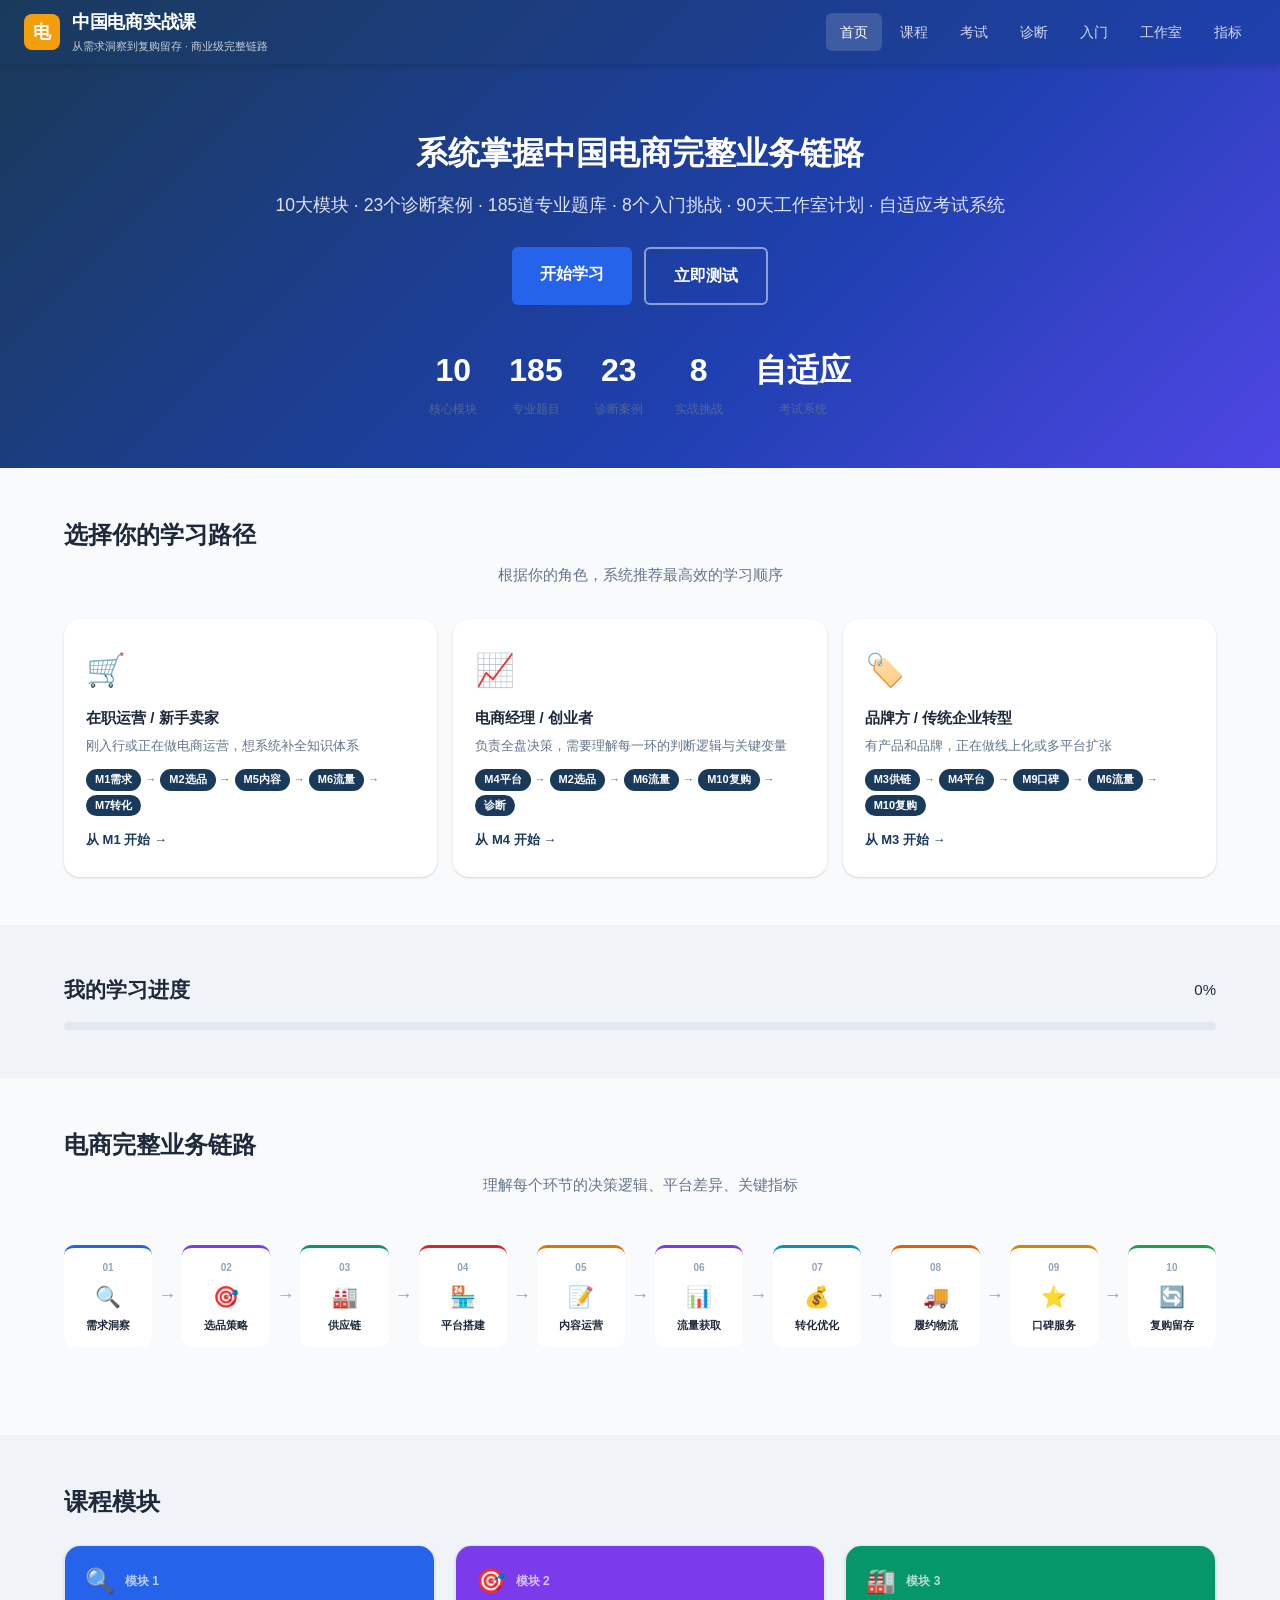
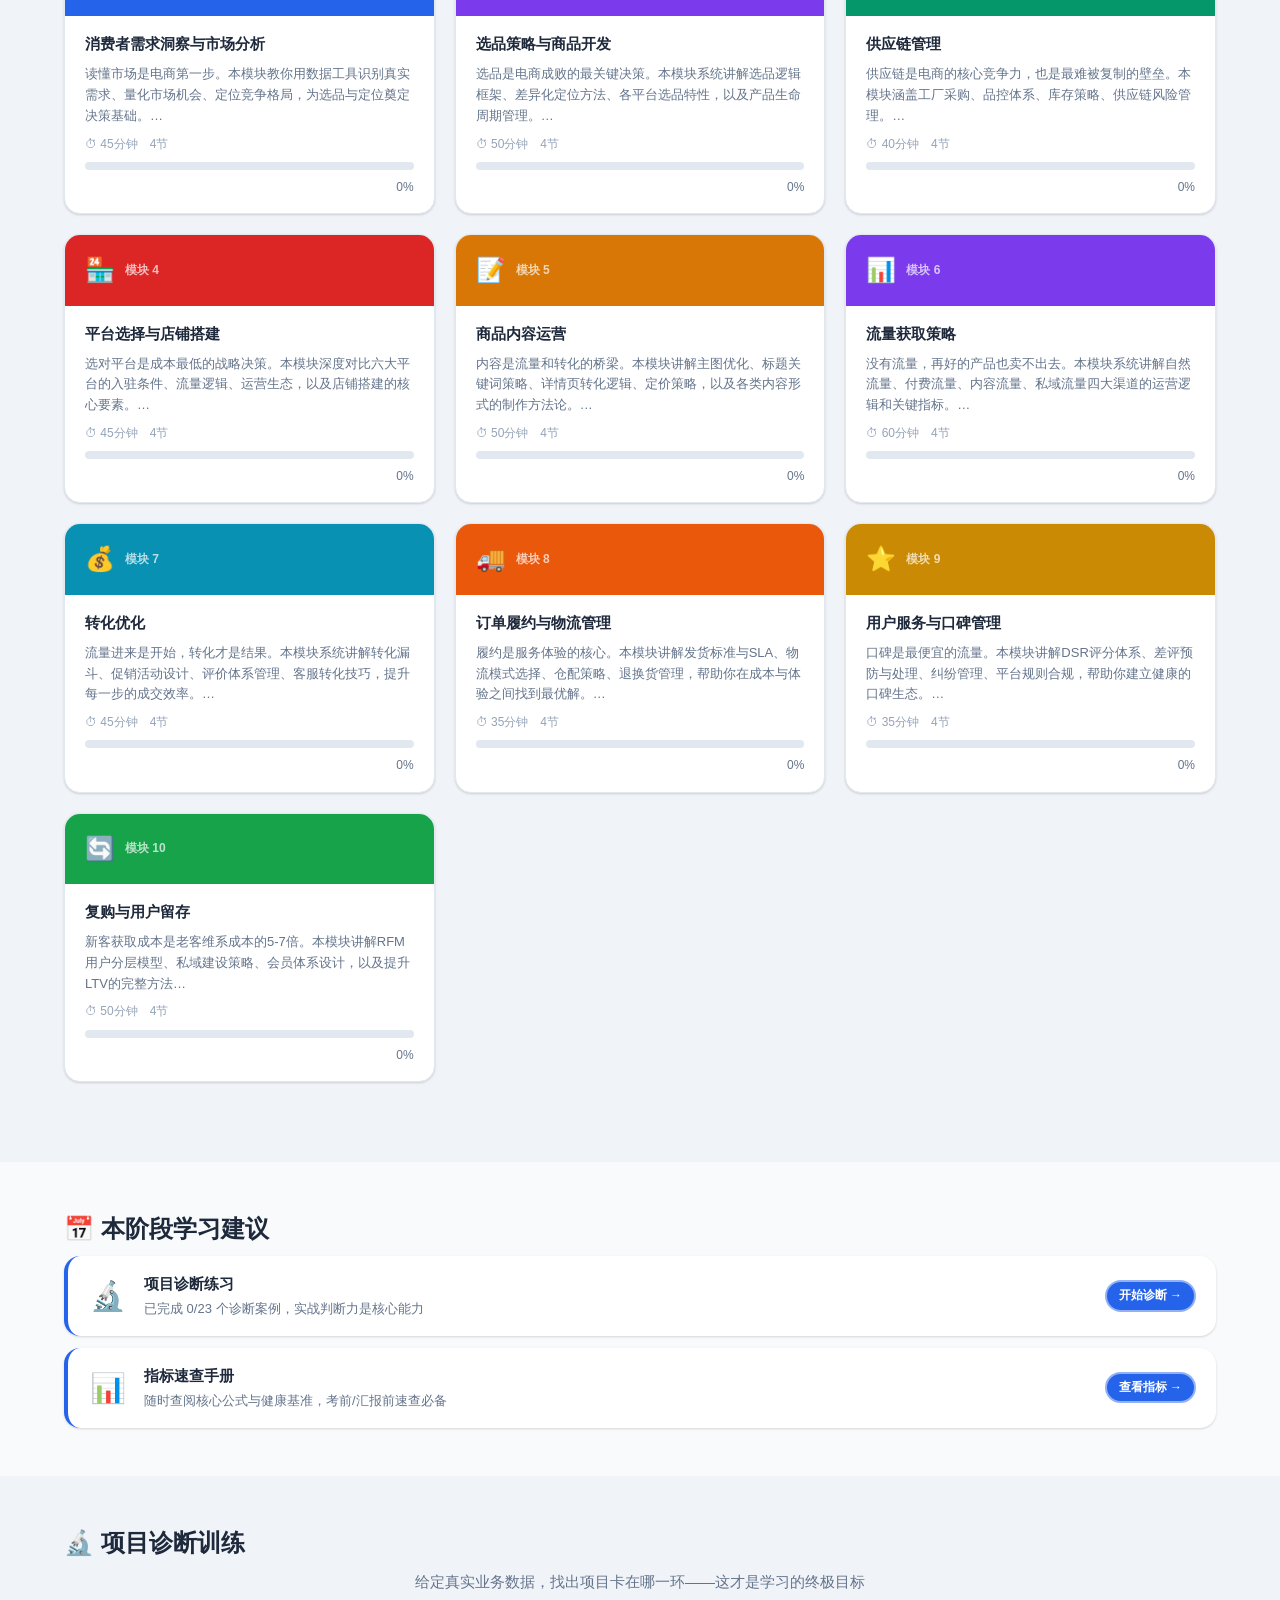
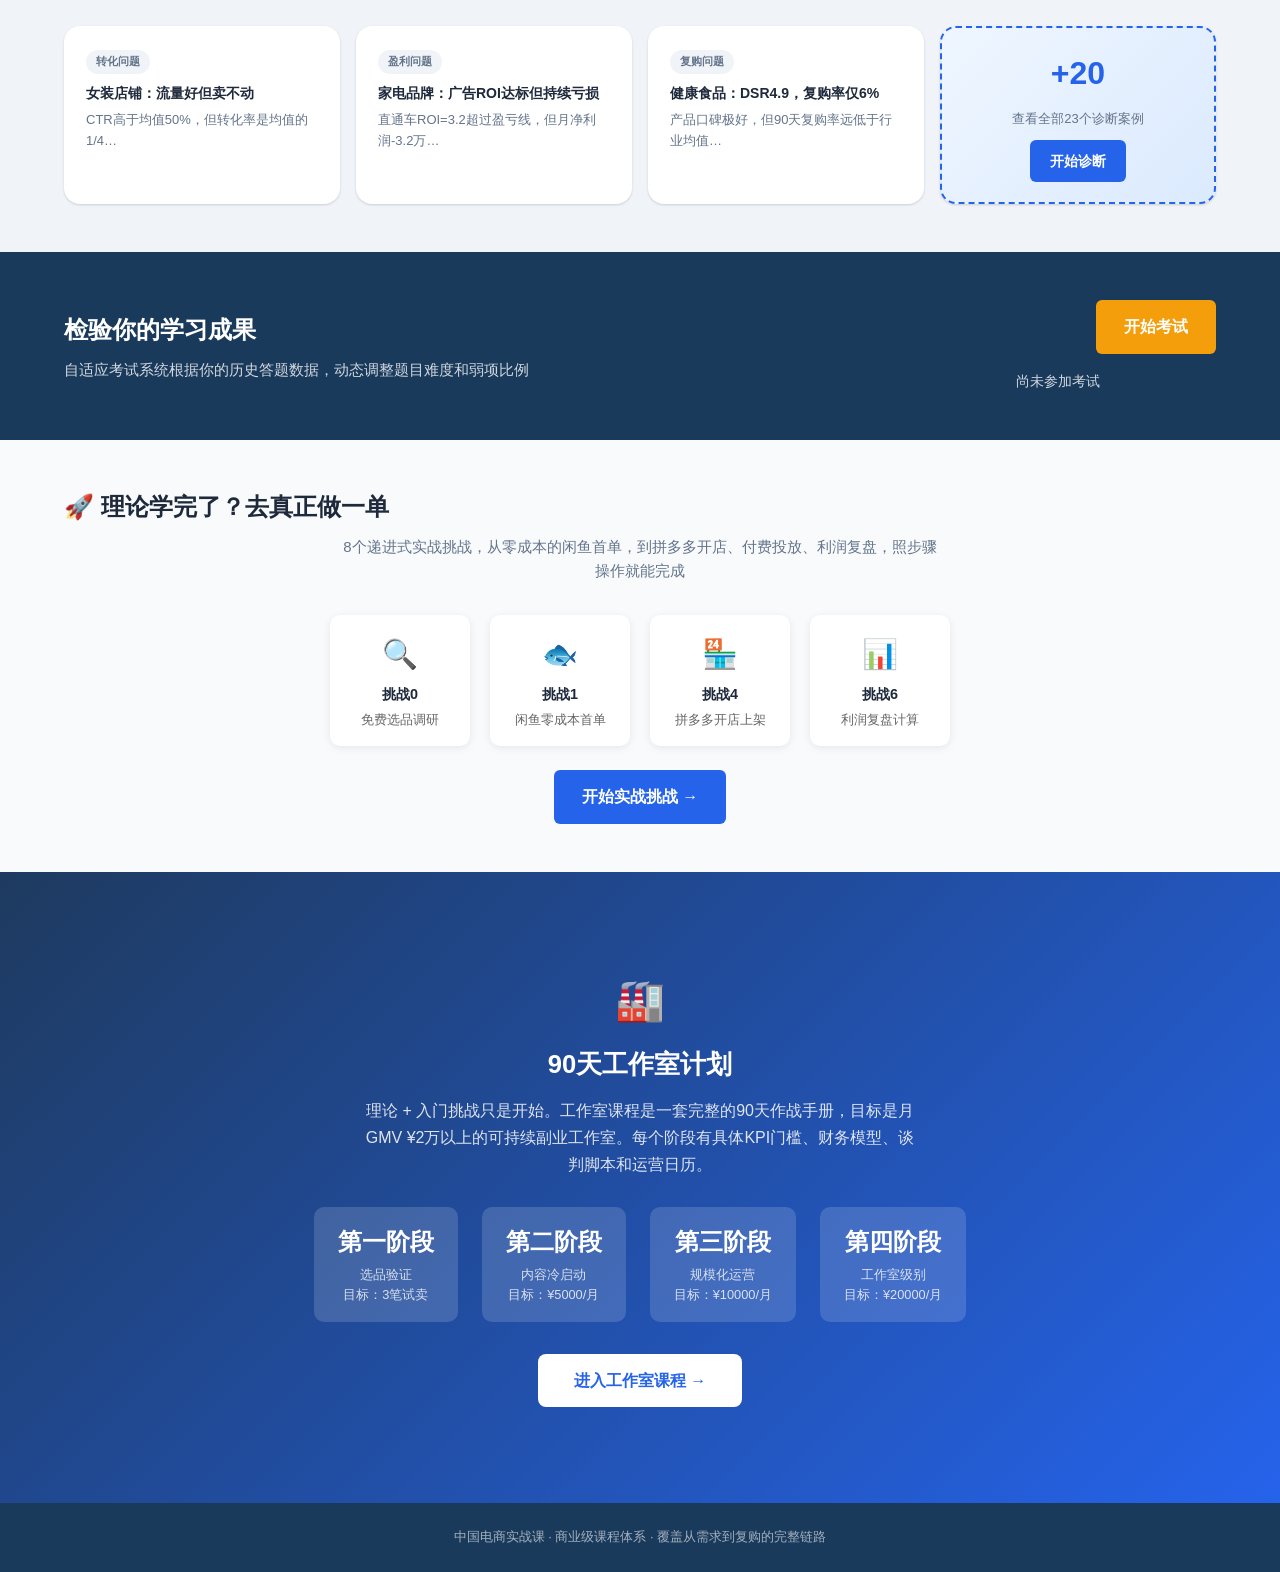
<file: index.html>
<!DOCTYPE html>
<html lang="zh-CN">
<head>
<meta charset="UTF-8">
<meta name="viewport" content="width=device-width, initial-scale=1.0">
<title>中国电商实战课 — 从需求到复购的完整链路</title>
<link rel="stylesheet" href="css/styles.css">
</head>
<body>

<!-- HEADER -->
<header id="header">
  <div class="logo">
    <div class="logo-icon">电</div>
    <div>
      <h1>中国电商实战课</h1>
      <div class="tagline">从需求洞察到复购留存 · 商业级完整链路</div>
    </div>
  </div>
  <nav class="nav">
    <a href="index.html" class="nav-link active">首页</a>
    <a href="course.html" class="nav-link">课程</a>
    <a href="exam.html" class="nav-link">考试</a>
    <a href="diagnose.html" class="nav-link">诊断</a>
    <a href="practice.html" class="nav-link">入门</a>
    <a href="studio.html" class="nav-link">工作室</a>
    <a href="metrics.html" class="nav-link">指标</a>
  </nav>
</header>

<!-- HERO -->
<section class="hero">
  <div class="hero-content">
    <h2>系统掌握中国电商完整业务链路</h2>
    <p>10大模块 · 23个诊断案例 · 185道专业题库 · 8个入门挑战 · 90天工作室计划 · 自适应考试系统</p>
    <div class="hero-actions">
      <a href="course.html" class="btn-primary btn-lg">开始学习</a>
      <a href="exam.html" class="btn-outline btn-lg">立即测试</a>
    </div>
  </div>
  <div class="hero-stats">
    <div class="stat"><span class="stat-num">10</span><span class="stat-label">核心模块</span></div>
    <div class="stat"><span class="stat-num">185</span><span class="stat-label">专业题目</span></div>
    <div class="stat"><span class="stat-num">23</span><span class="stat-label">诊断案例</span></div>
    <div class="stat"><span class="stat-num">8</span><span class="stat-label">实战挑战</span></div>
    <div class="stat"><span class="stat-num">自适应</span><span class="stat-label">考试系统</span></div>
  </div>
</section>

<!-- LEARNING PATH SELECTOR -->
<section class="section section-gray" id="path-section">
  <div class="container">
    <h2 class="section-title">选择你的学习路径</h2>
    <p class="section-sub">根据你的角色，系统推荐最高效的学习顺序</p>
    <div class="path-grid">

      <div class="path-card" onclick="selectPath('operator')">
        <div class="path-icon">🛒</div>
        <h3>在职运营 / 新手卖家</h3>
        <p class="path-desc">刚入行或正在做电商运营，想系统补全知识体系</p>
        <div class="path-modules">
          <span class="pm-tag">M1需求</span><span class="pm-arrow">→</span>
          <span class="pm-tag">M2选品</span><span class="pm-arrow">→</span>
          <span class="pm-tag">M5内容</span><span class="pm-arrow">→</span>
          <span class="pm-tag">M6流量</span><span class="pm-arrow">→</span>
          <span class="pm-tag">M7转化</span>
        </div>
        <div class="path-start">从 M1 开始 →</div>
      </div>

      <div class="path-card" onclick="selectPath('manager')">
        <div class="path-icon">📈</div>
        <h3>电商经理 / 创业者</h3>
        <p class="path-desc">负责全盘决策，需要理解每一环的判断逻辑与关键变量</p>
        <div class="path-modules">
          <span class="pm-tag">M4平台</span><span class="pm-arrow">→</span>
          <span class="pm-tag">M2选品</span><span class="pm-arrow">→</span>
          <span class="pm-tag">M6流量</span><span class="pm-arrow">→</span>
          <span class="pm-tag">M10复购</span><span class="pm-arrow">→</span>
          <span class="pm-tag">诊断</span>
        </div>
        <div class="path-start">从 M4 开始 →</div>
      </div>

      <div class="path-card" onclick="selectPath('brand')">
        <div class="path-icon">🏷️</div>
        <h3>品牌方 / 传统企业转型</h3>
        <p class="path-desc">有产品和品牌，正在做线上化或多平台扩张</p>
        <div class="path-modules">
          <span class="pm-tag">M3供链</span><span class="pm-arrow">→</span>
          <span class="pm-tag">M4平台</span><span class="pm-arrow">→</span>
          <span class="pm-tag">M9口碑</span><span class="pm-arrow">→</span>
          <span class="pm-tag">M6流量</span><span class="pm-arrow">→</span>
          <span class="pm-tag">M10复购</span>
        </div>
        <div class="path-start">从 M3 开始 →</div>
      </div>

    </div>
    <p id="path-hint" style="text-align:center;font-size:13px;color:var(--text-muted);margin-top:16px;display:none">
      ✓ 路径已选择，学习建议已更新 ↓
    </p>
  </div>
</section>

<!-- PROGRESS OVERVIEW -->
<section class="section">
  <div class="container">
    <div class="section-header">
      <h2>我的学习进度</h2>
      <span class="global-progress-num">0%</span>
    </div>
    <div class="progress-bar-wrap full">
      <div class="progress-bar-fill global-progress-bar" style="width:0%"></div>
    </div>
  </div>
</section>

<!-- COURSE CHAIN DIAGRAM -->
<section class="section section-gray">
  <div class="container">
    <h2 class="section-title">电商完整业务链路</h2>
    <p class="section-sub">理解每个环节的决策逻辑、平台差异、关键指标</p>
    <div class="chain-diagram">
      <div class="chain-step" style="--c:#2563eb"><span class="cs-num">01</span><span class="cs-icon">🔍</span><span class="cs-name">需求洞察</span></div>
      <div class="chain-arrow">→</div>
      <div class="chain-step" style="--c:#7c3aed"><span class="cs-num">02</span><span class="cs-icon">🎯</span><span class="cs-name">选品策略</span></div>
      <div class="chain-arrow">→</div>
      <div class="chain-step" style="--c:#059669"><span class="cs-num">03</span><span class="cs-icon">🏭</span><span class="cs-name">供应链</span></div>
      <div class="chain-arrow">→</div>
      <div class="chain-step" style="--c:#dc2626"><span class="cs-num">04</span><span class="cs-icon">🏪</span><span class="cs-name">平台搭建</span></div>
      <div class="chain-arrow">→</div>
      <div class="chain-step" style="--c:#d97706"><span class="cs-num">05</span><span class="cs-icon">📝</span><span class="cs-name">内容运营</span></div>
      <div class="chain-arrow">→</div>
      <div class="chain-step" style="--c:#7c3aed"><span class="cs-num">06</span><span class="cs-icon">📊</span><span class="cs-name">流量获取</span></div>
      <div class="chain-arrow">→</div>
      <div class="chain-step" style="--c:#0891b2"><span class="cs-num">07</span><span class="cs-icon">💰</span><span class="cs-name">转化优化</span></div>
      <div class="chain-arrow">→</div>
      <div class="chain-step" style="--c:#ea580c"><span class="cs-num">08</span><span class="cs-icon">🚚</span><span class="cs-name">履约物流</span></div>
      <div class="chain-arrow">→</div>
      <div class="chain-step" style="--c:#ca8a04"><span class="cs-num">09</span><span class="cs-icon">⭐</span><span class="cs-name">口碑服务</span></div>
      <div class="chain-arrow">→</div>
      <div class="chain-step" style="--c:#16a34a"><span class="cs-num">10</span><span class="cs-icon">🔄</span><span class="cs-name">复购留存</span></div>
    </div>
  </div>
</section>

<!-- MODULE GRID -->
<section class="section">
  <div class="container">
    <h2 class="section-title">课程模块</h2>
    <div id="module-grid" class="module-grid"></div>
  </div>
</section>

<!-- LEARNING SUGGESTION -->
<section class="section section-light" id="suggestion-section" style="display:none">
  <div class="container">
    <h2 class="section-title">📅 本阶段学习建议</h2>
    <div id="suggestion-cards" class="suggestion-grid"></div>
  </div>
</section>

<!-- DIAGNOSE CTA -->
<section class="section">
  <div class="container">
    <h2 class="section-title">🔬 项目诊断训练</h2>
    <p class="section-sub">给定真实业务数据，找出项目卡在哪一环——这才是学习的终极目标</p>
    <div class="diagnose-cases-preview">
      <div class="dcp-card" onclick="location.href='diagnose.html?case=1'">
        <span class="dcp-tag">转化问题</span>
        <h3>女装店铺：流量好但卖不动</h3>
        <p>CTR高于均值50%，但转化率是均值的1/4…</p>
      </div>
      <div class="dcp-card" onclick="location.href='diagnose.html?case=2'">
        <span class="dcp-tag">盈利问题</span>
        <h3>家电品牌：广告ROI达标但持续亏损</h3>
        <p>直通车ROI=3.2超过盈亏线，但月净利润-3.2万…</p>
      </div>
      <div class="dcp-card" onclick="location.href='diagnose.html?case=3'">
        <span class="dcp-tag">复购问题</span>
        <h3>健康食品：DSR4.9，复购率仅6%</h3>
        <p>产品口碑极好，但90天复购率远低于行业均值…</p>
      </div>
      <div class="dcp-card dcp-more" onclick="location.href='diagnose.html'">
        <span class="dcp-icon">+20</span>
        <p>查看全部23个诊断案例</p>
        <a href="diagnose.html" class="btn-primary">开始诊断</a>
      </div>
    </div>
  </div>
</section>

<!-- EXAM CTA -->
<section class="section section-dark">
  <div class="container cta-section">
    <div>
      <h2>检验你的学习成果</h2>
      <p>自适应考试系统根据你的历史答题数据，动态调整题目难度和弱项比例</p>
    </div>
    <div class="cta-actions">
      <a href="exam.html" class="btn-accent btn-lg">开始考试</a>
      <div id="recent-scores" class="recent-scores"></div>
    </div>
  </div>
</section>

<!-- PRACTICE CTA -->
<section class="section section-gray">
  <div class="container">
    <h2 class="section-title">🚀 理论学完了？去真正做一单</h2>
    <p class="section-sub" style="max-width:600px;margin:0 auto 32px">8个递进式实战挑战，从零成本的闲鱼首单，到拼多多开店、付费投放、利润复盘，照步骤操作就能完成</p>
    <div style="display:flex;gap:20px;justify-content:center;flex-wrap:wrap;margin-bottom:24px">
      <div style="background:#fff;border-radius:10px;padding:16px 20px;min-width:140px;text-align:center;box-shadow:0 2px 8px rgba(0,0,0,.08)">
        <div style="font-size:1.8rem">🔍</div>
        <div style="font-weight:700;margin:6px 0 4px;font-size:.9rem">挑战0</div>
        <div style="font-size:.8rem;color:#666">免费选品调研</div>
      </div>
      <div style="background:#fff;border-radius:10px;padding:16px 20px;min-width:140px;text-align:center;box-shadow:0 2px 8px rgba(0,0,0,.08)">
        <div style="font-size:1.8rem">🐟</div>
        <div style="font-weight:700;margin:6px 0 4px;font-size:.9rem">挑战1</div>
        <div style="font-size:.8rem;color:#666">闲鱼零成本首单</div>
      </div>
      <div style="background:#fff;border-radius:10px;padding:16px 20px;min-width:140px;text-align:center;box-shadow:0 2px 8px rgba(0,0,0,.08)">
        <div style="font-size:1.8rem">🏪</div>
        <div style="font-weight:700;margin:6px 0 4px;font-size:.9rem">挑战4</div>
        <div style="font-size:.8rem;color:#666">拼多多开店上架</div>
      </div>
      <div style="background:#fff;border-radius:10px;padding:16px 20px;min-width:140px;text-align:center;box-shadow:0 2px 8px rgba(0,0,0,.08)">
        <div style="font-size:1.8rem">📊</div>
        <div style="font-weight:700;margin:6px 0 4px;font-size:.9rem">挑战6</div>
        <div style="font-size:.8rem;color:#666">利润复盘计算</div>
      </div>
    </div>
    <div style="text-align:center">
      <a href="practice.html" class="btn-primary btn-lg">开始实战挑战 →</a>
    </div>
  </div>
</section>

<!-- STUDIO CTA -->
<section class="section" style="background:linear-gradient(135deg,#1e3a5f 0%,#2563eb 100%);color:#fff">
  <div class="container" style="text-align:center;padding:48px 24px">
    <div style="font-size:2.5rem;margin-bottom:12px">🏭</div>
    <h2 style="font-size:1.6rem;font-weight:800;margin-bottom:12px;color:#fff">90天工作室计划</h2>
    <p style="font-size:1rem;opacity:.85;max-width:560px;margin:0 auto 28px;line-height:1.7">
      理论 + 入门挑战只是开始。工作室课程是一套完整的90天作战手册，目标是月GMV ¥2万以上的可持续副业工作室。每个阶段有具体KPI门槛、财务模型、谈判脚本和运营日历。
    </p>
    <div style="display:flex;justify-content:center;gap:24px;flex-wrap:wrap;margin-bottom:32px">
      <div style="background:rgba(255,255,255,.15);border-radius:10px;padding:16px 24px;min-width:130px">
        <div style="font-size:1.5rem;font-weight:800">第一阶段</div>
        <div style="font-size:.8rem;opacity:.8;margin-top:4px">选品验证<br>目标：3笔试卖</div>
      </div>
      <div style="background:rgba(255,255,255,.15);border-radius:10px;padding:16px 24px;min-width:130px">
        <div style="font-size:1.5rem;font-weight:800">第二阶段</div>
        <div style="font-size:.8rem;opacity:.8;margin-top:4px">内容冷启动<br>目标：¥5000/月</div>
      </div>
      <div style="background:rgba(255,255,255,.15);border-radius:10px;padding:16px 24px;min-width:130px">
        <div style="font-size:1.5rem;font-weight:800">第三阶段</div>
        <div style="font-size:.8rem;opacity:.8;margin-top:4px">规模化运营<br>目标：¥10000/月</div>
      </div>
      <div style="background:rgba(255,255,255,.15);border-radius:10px;padding:16px 24px;min-width:130px">
        <div style="font-size:1.5rem;font-weight:800">第四阶段</div>
        <div style="font-size:.8rem;opacity:.8;margin-top:4px">工作室级别<br>目标：¥20000/月</div>
      </div>
    </div>
    <a href="studio.html" style="display:inline-block;background:#fff;color:#2563eb;font-weight:800;font-size:1rem;padding:14px 36px;border-radius:8px;text-decoration:none;transition:opacity .2s" onmouseover="this.style.opacity='.88'" onmouseout="this.style.opacity='1'">进入工作室课程 →</a>
  </div>
</section>

<!-- FOOTER -->
<footer class="footer">
  <p>中国电商实战课 · 商业级课程体系 · 覆盖从需求到复购的完整链路</p>
</footer>

<script src="js/courseData.js"></script>
<script src="js/examData.js"></script>
<script src="js/app.js"></script>
<script>
  // Path configurations: [moduleIds in recommended order]
  const PATHS = {
    operator: { label:'在职运营路径', startModule:1, order:[1,2,5,6,7,3,4,8,9,10] },
    manager:  { label:'电商经理路径', startModule:4, order:[4,2,6,10,1,3,5,7,8,9] },
    brand:    { label:'品牌转型路径', startModule:3, order:[3,4,9,6,10,1,2,5,7,8] }
  };

  function selectPath(key) {
    localStorage.setItem('ecomm_path', key);
    document.querySelectorAll('.path-card').forEach(c => c.classList.remove('selected'));
    event.currentTarget.classList.add('selected');
    document.getElementById('path-hint').style.display = 'block';
    renderSuggestions(); // refresh suggestions based on new path
    setTimeout(() => {
      document.getElementById('suggestion-section').scrollIntoView({ behavior:'smooth', block:'start' });
    }, 300);
  }

  function getSelectedPath() {
    const key = localStorage.getItem('ecomm_path');
    return key && PATHS[key] ? { key, ...PATHS[key] } : null;
  }

  document.addEventListener('DOMContentLoaded', () => {
    renderModuleCards(document.getElementById('module-grid'));
    renderRecentScores(document.getElementById('recent-scores'));
    // Restore path selection highlight
    const savedPath = localStorage.getItem('ecomm_path');
    if (savedPath) {
      const card = document.querySelector(`.path-card[onclick*="${savedPath}"]`);
      if (card) card.classList.add('selected');
    }
    renderSuggestions();
  });

  function renderSuggestions() {
    const prog = loadProgress();
    const allMods = getAllModules();
    const suggestions = [];
    const selectedPath = getSelectedPath();

    // Find next unstarted module (respects path order if selected)
    const modOrder = selectedPath
      ? selectedPath.order.map(id => allMods.find(m => m.id === id)).filter(Boolean)
      : allMods;
    const nextMod = modOrder.find(m => {
      const mp = getModuleProgress(m.id);
      return mp.sectionsRead === 0;
    });
    if (nextMod) {
      suggestions.push({
        icon: nextMod.icon,
        title: '下一个学习模块',
        desc: `${nextMod.title} · 预计 ${nextMod.estimatedMinutes} 分钟`,
        action: `course.html?module=${nextMod.id}`,
        label: '开始学习',
        type: 'primary'
      });
    }

    // Suggest exam if any module is fully read
    const readMods = allMods.filter(m => {
      const mp = getModuleProgress(m.id);
      return mp.sectionsRead > 0;
    });
    if (readMods.length > 0) {
      const weakMods = prog.weakModules || [];
      if (weakMods.length > 0) {
        const wm = allMods.find(m => m.id === weakMods[0]);
        suggestions.push({
          icon: '🎯',
          title: '弱项强化练习',
          desc: `${wm ? wm.title : '弱项模块'} 得分偏低，建议针对性练习`,
          action: 'exam.html',
          label: '强化训练',
          type: 'accent'
        });
      } else {
        suggestions.push({
          icon: '📝',
          title: '综合测试',
          desc: `已学 ${readMods.length} 个模块，来测试一下掌握程度`,
          action: 'exam.html',
          label: '开始考试',
          type: 'accent'
        });
      }
    }

    // Suggest diagnosis if hasn't tried any
    const diagProg = (() => { try { return JSON.parse(localStorage.getItem('ecomm_diagnose') || '{}'); } catch { return {}; } })();
    const triedCount = Object.keys(diagProg).length;
    if (triedCount < 3) {
      suggestions.push({
        icon: '🔬',
        title: '项目诊断练习',
        desc: `已完成 ${triedCount}/23 个诊断案例，实战判断力是核心能力`,
        action: 'diagnose.html',
        label: '开始诊断',
        type: 'secondary'
      });
    }

    // Suggest metrics review for anyone
    suggestions.push({
      icon: '📊',
      title: '指标速查手册',
      desc: '随时查阅核心公式与健康基准，考前/汇报前速查必备',
      action: 'metrics.html',
      label: '查看指标',
      type: 'secondary'
    });

    if (suggestions.length === 0) return;
    document.getElementById('suggestion-section').style.display = 'block';

    const btnClass = { primary: 'btn-primary', accent: 'btn-accent', secondary: 'btn-outline' };
    document.getElementById('suggestion-cards').innerHTML = suggestions.slice(0, 4).map(s => `
      <div class="sug-card">
        <div class="sug-icon">${s.icon}</div>
        <div class="sug-body">
          <h4>${s.title}</h4>
          <p>${s.desc}</p>
        </div>
        <a href="${s.action}" class="btn-sm ${btnClass[s.type] || 'btn-outline'}">${s.label} →</a>
      </div>`).join('');
  }
</script>
</body>
</html>
</file>
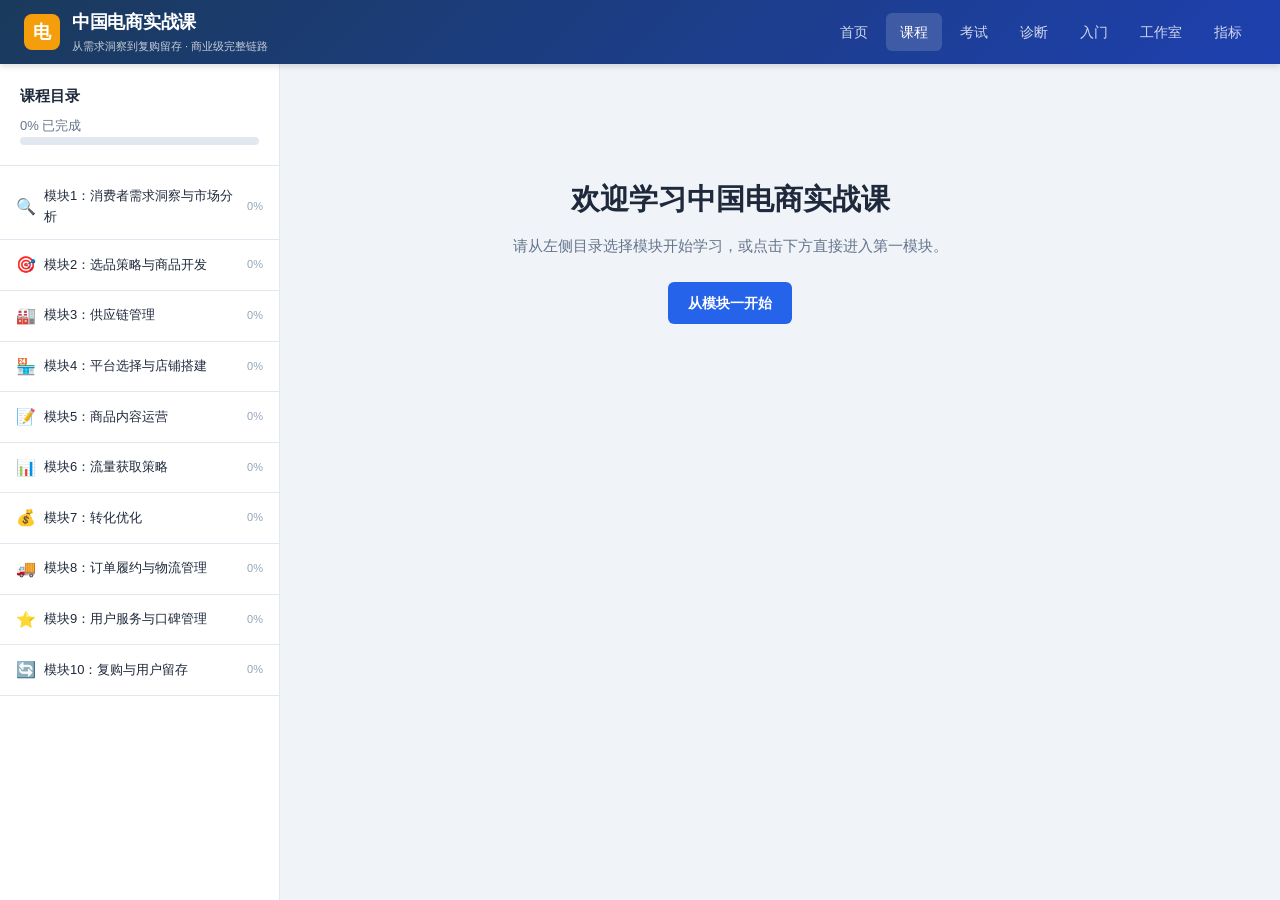
<file: course.html>
<!DOCTYPE html>
<html lang="zh-CN">
<head>
<meta charset="UTF-8">
<meta name="viewport" content="width=device-width, initial-scale=1.0">
<title>课程内容 — 中国电商实战课</title>
<link rel="stylesheet" href="css/styles.css">
</head>
<body>

<header id="header">
  <div class="logo">
    <div class="logo-icon">电</div>
    <div>
      <h1>中国电商实战课</h1>
      <div class="tagline">从需求洞察到复购留存 · 商业级完整链路</div>
    </div>
  </div>
  <nav class="nav">
    <a href="index.html" class="nav-link">首页</a>
    <a href="course.html" class="nav-link active">课程</a>
    <a href="exam.html" class="nav-link">考试</a>
    <a href="diagnose.html" class="nav-link">诊断</a>
    <a href="practice.html" class="nav-link">入门</a>
    <a href="studio.html" class="nav-link">工作室</a>
    <a href="metrics.html" class="nav-link">指标</a>
  </nav>
</header>

<div class="course-layout">
  <!-- SIDEBAR -->
  <aside class="course-sidebar" id="sidebar">
    <div class="sidebar-header">
      <h3>课程目录</h3>
      <div class="sidebar-progress">
        <span class="global-progress-num">0%</span> 已完成
        <div class="progress-bar-wrap"><div class="progress-bar-fill global-progress-bar" style="width:0%"></div></div>
      </div>
    </div>
    <div id="toc-list" class="toc-list"></div>
  </aside>

  <!-- MAIN CONTENT -->
  <main class="course-main" id="course-main">
    <div id="content-area">
      <!-- JS will render content here -->
      <div class="welcome-screen">
        <h2>欢迎学习中国电商实战课</h2>
        <p>请从左侧目录选择模块开始学习，或点击下方直接进入第一模块。</p>
        <a href="course.html?module=1" class="btn-primary">从模块一开始</a>
      </div>
    </div>
  </main>
</div>

<script src="js/courseData.js"></script>
<script src="js/examData.js"></script>
<script src="js/app.js"></script>
<script>
// ── TOC 渲染 ─────────────────────────────────────────────
function renderTOC(activeModuleId, activeSectionIdx) {
  const p = loadProgress();
  const toc = document.getElementById('toc-list');
  if (!toc) return;
  toc.innerHTML = getAllModules().map(m => {
    const pct = getModuleProgress(m.id);
    const isActive = m.id === activeModuleId;
    const isWeak = p.weakModules.includes(m.id);
    return `
    <div class="toc-module ${isActive ? 'active' : ''}">
      <div class="toc-module-header" onclick="loadModule(${m.id})">
        <span class="toc-icon">${m.icon}</span>
        <span class="toc-title">模块${m.id}：${m.title}</span>
        ${isWeak ? '<span class="toc-badge-weak">弱</span>' : ''}
        ${pct === 100 ? '<span class="toc-badge-done">✓</span>' : `<span class="toc-pct">${pct}%</span>`}
      </div>
      ${isActive ? `
      <div class="toc-sections">
        ${m.sections.map((s, i) => {
          const read = p.sectionsRead[`${m.id}-${i}`];
          return `<div class="toc-section ${i === activeSectionIdx ? 'active' : ''} ${read ? 'read' : ''}" onclick="loadSection(${m.id}, ${i})">
            ${read ? '✓' : '○'} ${s.title}
          </div>`;
        }).join('')}
      </div>` : ''}
    </div>`;
  }).join('');
}

// ── 模块渲染 ──────────────────────────────────────────────
function loadModule(moduleId, sectionIdx = 0) {
  const m = getModule(moduleId);
  if (!m) return;
  history.pushState({}, '', `course.html?module=${moduleId}&section=${sectionIdx}`);
  loadSection(moduleId, sectionIdx);
}

function loadSection(moduleId, sectionIdx) {
  const m = getModule(moduleId);
  if (!m) return;
  history.pushState({}, '', `course.html?module=${moduleId}&section=${sectionIdx}`);
  const section = m.sections[sectionIdx];
  if (!section) return;

  markSectionRead(moduleId, sectionIdx);
  renderTOC(moduleId, sectionIdx);

  const p = loadProgress();
  const prevSec = sectionIdx > 0 ? sectionIdx - 1 : null;
  const nextSec = sectionIdx < m.sections.length - 1 ? sectionIdx + 1 : null;
  const prevMod = moduleId > 1 ? moduleId - 1 : null;
  const nextMod = moduleId < 10 ? moduleId + 1 : null;

  const area = document.getElementById('content-area');
  area.innerHTML = `
    <div class="module-breadcrumb">
      <a href="index.html">首页</a> › <span onclick="loadModule(${moduleId})" style="cursor:pointer">${m.icon} 模块${moduleId}：${m.title}</span> › ${section.title}
    </div>

    <div class="module-header" style="border-left:4px solid ${m.color}">
      <h1>${m.icon} 模块${m.id}：${m.title}</h1>
      <p class="module-summary">${m.summary}</p>
      <div class="module-meta">
        <span>⏱ ${m.estimatedMinutes}分钟</span>
        <span>📋 ${m.sections.length}节</span>
        <span>进度：${getModuleProgress(moduleId)}%</span>
      </div>
    </div>

    <div class="section-nav-tabs">
      ${m.sections.map((s, i) => `
        <button class="section-tab ${i === sectionIdx ? 'active' : ''} ${p.sectionsRead[moduleId+'-'+i] ? 'read' : ''}"
          onclick="loadSection(${moduleId}, ${i})">${i+1}. ${s.title.split('：').pop() || s.title}</button>
      `).join('')}
    </div>

    <div class="section-content">
      <h2 class="section-heading">${section.title}</h2>
      ${section.content}
    </div>

    ${m.keyMetrics && sectionIdx === m.sections.length - 1 ? `
    <div class="module-metrics">
      <h3>📊 本模块关键指标</h3>
      <div class="metrics-grid">
        ${m.keyMetrics.map(metric => `
          <div class="metric-card">
            <div class="metric-name">${metric.name}</div>
            <div class="metric-benchmark">${metric.benchmark}</div>
            <div class="metric-meaning">${metric.meaning}</div>
          </div>`).join('')}
      </div>
    </div>

    <div class="module-pitfalls">
      <h3>⚠️ 常见误区</h3>
      <ul>
        ${m.pitfalls.map(p => `<li>${p}</li>`).join('')}
      </ul>
    </div>

    ${m.furtherReading && m.furtherReading.length ? `
    <div class="module-reading">
      <h3>📚 延伸阅读 & 实战工具</h3>
      <div class="reading-grid">
        ${m.furtherReading.map(r => `
          <div class="reading-card">
            <span class="reading-type reading-type-${r.type === '书籍' ? 'book' : r.type === '工具' ? 'tool' : r.type === '平台' ? 'platform' : 'report'}">${r.type}</span>
            <div class="reading-title">${r.url ? `<a href="${r.url}" target="_blank" rel="noopener">${r.title}</a>` : r.title}</div>
            <div class="reading-desc">${r.desc}</div>
          </div>`).join('')}
      </div>
    </div>` : ''}

    ${(() => {
      const practiceMap = {
        1: { challenge: 0, title: '挑战0：选品调研', desc: '用拼多多+1688免费工具，找到毛利率>30%的商品，完成你的第一份选品分析表' },
        2: { challenge: 0, title: '挑战0：选品调研', desc: '把本模块的选品方法论付诸实践——找到一个有数据支撑的真实选品方向' },
        3: { challenge: 4, title: '挑战4：拼多多开店', desc: '从申办个体执照到商品上架，走完完整的供应商对接→平台入驻→备货流程' },
        4: { challenge: 4, title: '挑战4：拼多多开店', desc: '把平台选择理论落地——完成拼多多个体店铺入驻、上架第一款商品' },
        5: { challenge: 7, title: '挑战7：小红书种草', desc: '发布一篇「非广告感」图文笔记，用内容运营理论驱动真实流量——目标500+浏览，1条购买私信' },
        6: { challenge: 5, title: '挑战5：付费投放入门', desc: '用¥50在拼多多完成第一次搜索广告投放，3天后根据ROI数据决策是否继续' },
        7: { challenge: 5, title: '挑战5：付费投放入门', desc: '把转化优化理论用在真实广告数据上——分析CTR/转化率找到详情页瓶颈' },
        8: { challenge: 1, title: '挑战1：闲鱼首单', desc: '从拍照、打包到发货，走一遍完整的履约流程，感受每个环节的时间和成本' },
        9: { challenge: 3, title: '挑战3：微信私域首单', desc: '通过私域运营完成一笔销售，体验口碑传播如何在真实关系网中运作' },
        10: { challenge: 3, title: '挑战3：微信私域首单', desc: '把复购留存理论实操化——建立你的第一批私域客户，完成微信首单' }
      };
      const p = practiceMap[moduleId];
      return p ? `
      <div class="practice-cta-box">
        <div class="practice-cta-icon">🚀</div>
        <div class="practice-cta-body">
          <div class="practice-cta-label">配套实战挑战</div>
          <div class="practice-cta-title">${p.title}</div>
          <div class="practice-cta-desc">${p.desc}</div>
        </div>
        <a href="practice.html#challenge-${p.challenge}" class="practice-cta-btn">去做这个挑战 →</a>
      </div>` : '';
    })()}` : ''}

    <div class="section-footer">
      <div class="nav-prev">
        ${prevSec !== null
          ? `<button class="btn-secondary" onclick="loadSection(${moduleId}, ${prevSec})">← ${m.sections[prevSec].title}</button>`
          : prevMod !== null
          ? `<button class="btn-secondary" onclick="loadModule(${prevMod})">← 模块${prevMod}</button>`
          : ''}
      </div>
      <div class="nav-next">
        ${nextSec !== null
          ? `<button class="btn-primary" onclick="loadSection(${moduleId}, ${nextSec})">${m.sections[nextSec].title} →</button>`
          : nextMod !== null
          ? `<button class="btn-primary" onclick="loadModule(${nextMod})">模块${nextMod} →</button>`
          : `<a href="exam.html" class="btn-accent">课程学完了！去考试 →</a>`}
      </div>
    </div>`;

  window.scrollTo(0, 0);
}

// ── 初始化 ────────────────────────────────────────────────
document.addEventListener('DOMContentLoaded', () => {
  const params = new URLSearchParams(window.location.search);
  const moduleId = parseInt(params.get('module')) || null;
  const sectionIdx = parseInt(params.get('section')) || 0;

  if (moduleId) {
    loadSection(moduleId, sectionIdx);
  } else {
    renderTOC(null, null);
  }
});
</script>
</body>
</html>
</file>
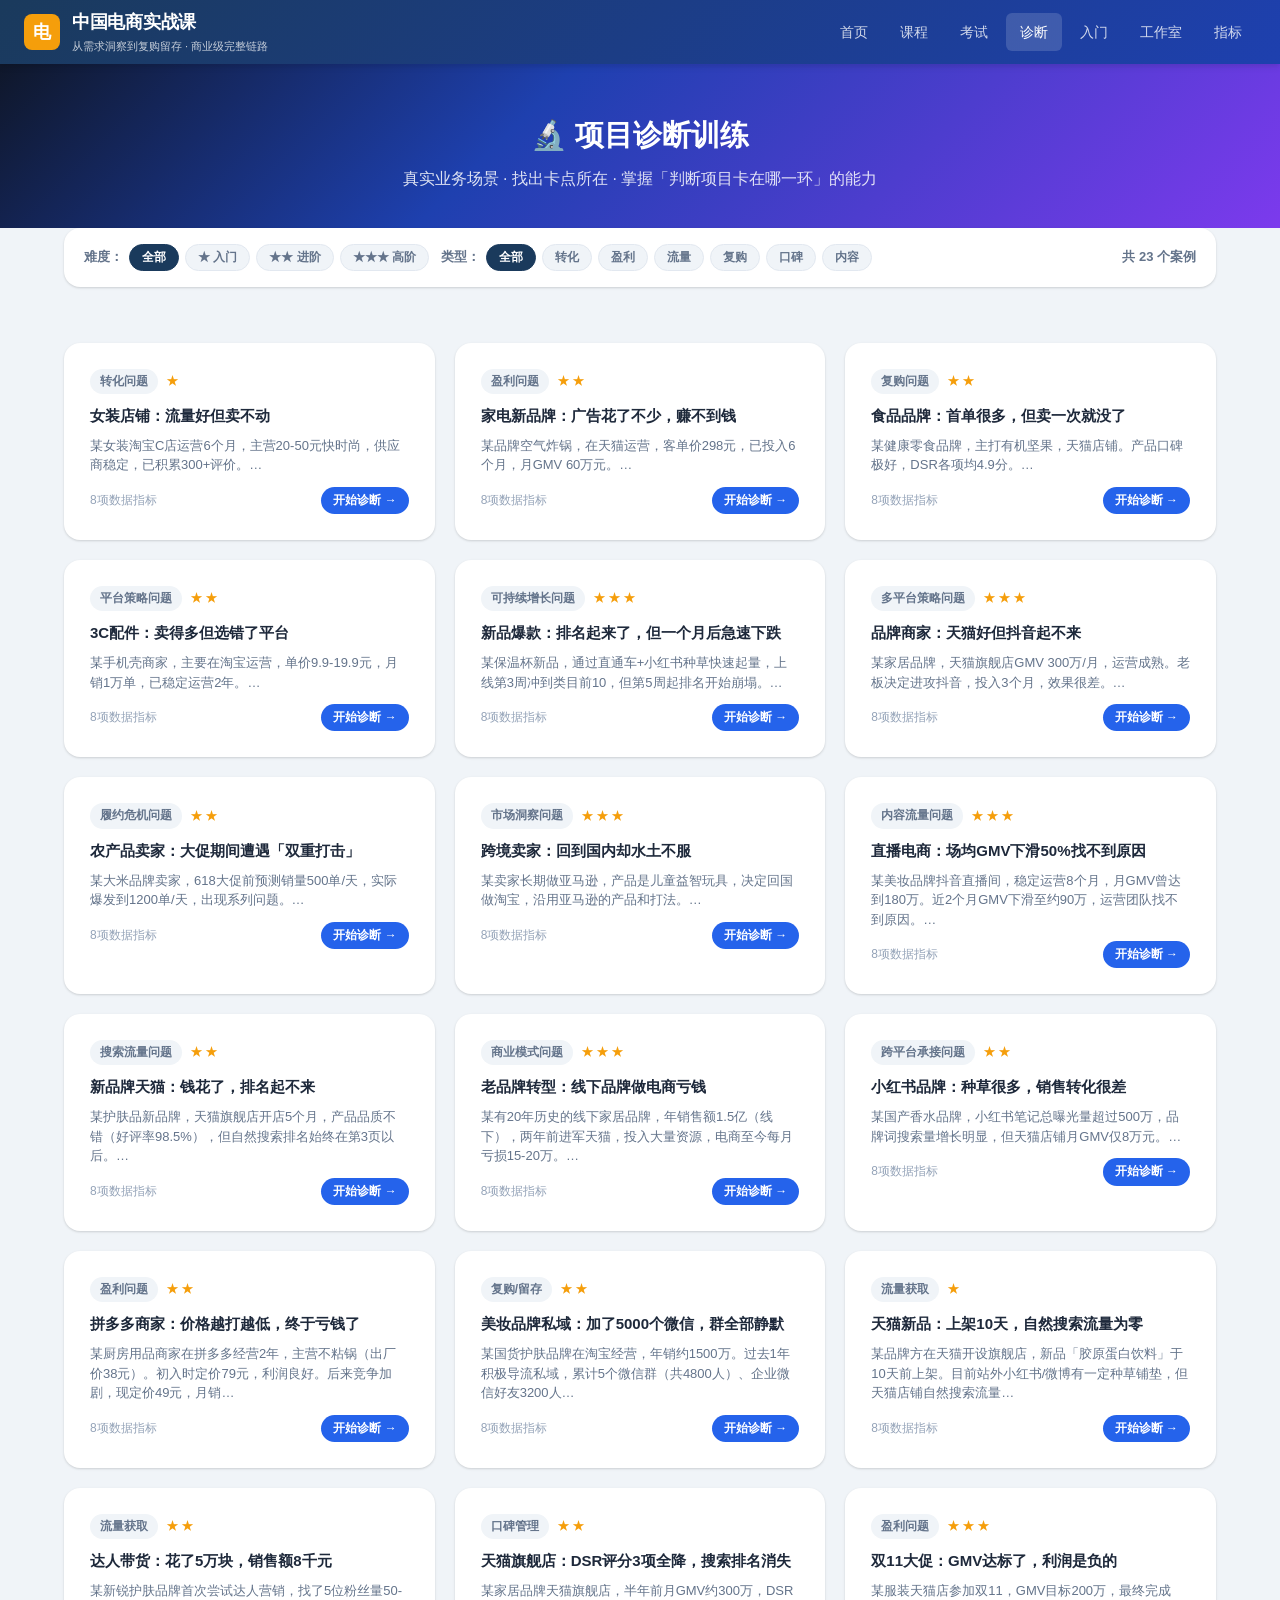
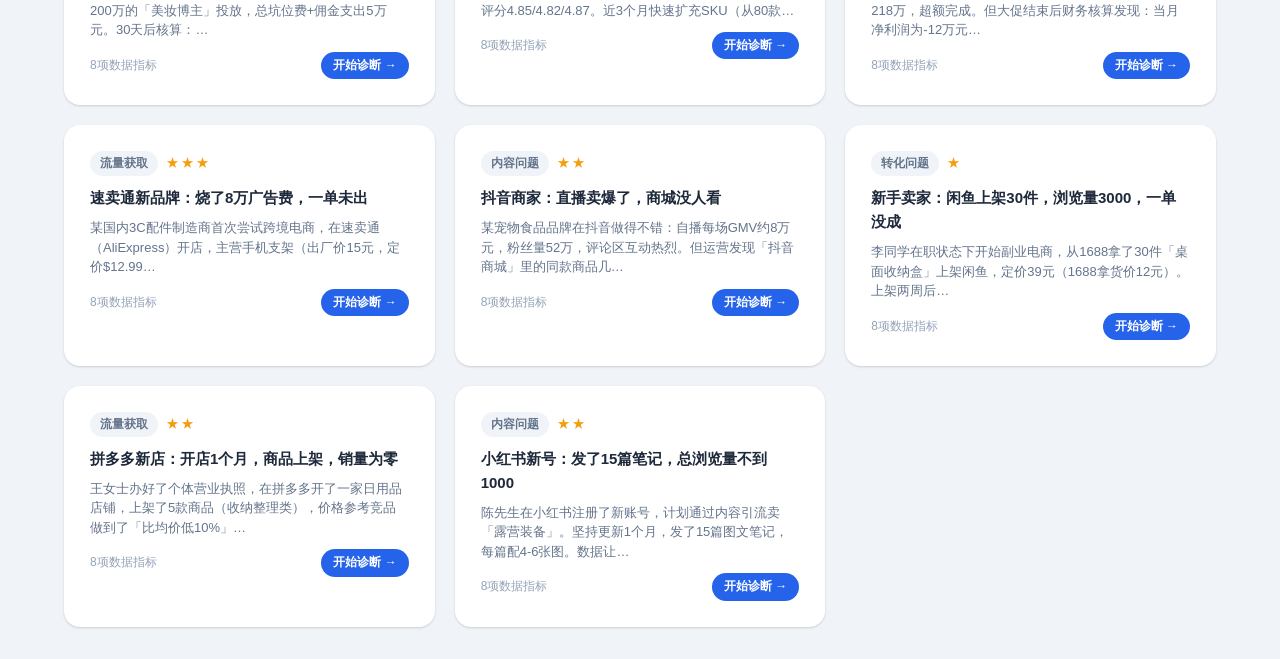
<file: diagnose.html>
<!DOCTYPE html>
<html lang="zh-CN">
<head>
<meta charset="UTF-8">
<meta name="viewport" content="width=device-width, initial-scale=1.0">
<title>项目诊断 — 中国电商实战课</title>
<link rel="stylesheet" href="css/styles.css">
</head>
<body>

<header id="header">
  <div class="logo">
    <div class="logo-icon">电</div>
    <div>
      <h1>中国电商实战课</h1>
      <div class="tagline">从需求洞察到复购留存 · 商业级完整链路</div>
    </div>
  </div>
  <nav class="nav">
    <a href="index.html" class="nav-link">首页</a>
    <a href="course.html" class="nav-link">课程</a>
    <a href="exam.html" class="nav-link">考试</a>
    <a href="diagnose.html" class="nav-link active">诊断</a>
    <a href="practice.html" class="nav-link">入门</a>
    <a href="studio.html" class="nav-link">工作室</a>
    <a href="metrics.html" class="nav-link">指标</a>
  </nav>
</header>

<div class="diagnose-page">
  <div id="case-list-view">
    <div class="page-hero diagnose-hero">
      <h2>🔬 项目诊断训练</h2>
      <p>真实业务场景 · 找出卡点所在 · 掌握「判断项目卡在哪一环」的能力</p>
    </div>
    <div class="container">
      <div class="diagnose-filters">
        <div class="filter-group">
          <span class="filter-label">难度：</span>
          <button class="filter-btn active" data-filter="diff" data-val="all" onclick="setFilter('diff','all',this)">全部</button>
          <button class="filter-btn" data-filter="diff" data-val="1" onclick="setFilter('diff','1',this)">★ 入门</button>
          <button class="filter-btn" data-filter="diff" data-val="2" onclick="setFilter('diff','2',this)">★★ 进阶</button>
          <button class="filter-btn" data-filter="diff" data-val="3" onclick="setFilter('diff','3',this)">★★★ 高阶</button>
        </div>
        <div class="filter-group">
          <span class="filter-label">类型：</span>
          <button class="filter-btn active" data-filter="cat" data-val="all" onclick="setFilter('cat','all',this)">全部</button>
          <button class="filter-btn" data-filter="cat" data-val="转化问题" onclick="setFilter('cat','转化问题',this)">转化</button>
          <button class="filter-btn" data-filter="cat" data-val="盈利问题" onclick="setFilter('cat','盈利问题',this)">盈利</button>
          <button class="filter-btn" data-filter="cat" data-val="流量获取" onclick="setFilter('cat','流量获取',this)">流量</button>
          <button class="filter-btn" data-filter="cat" data-val="复购/留存" onclick="setFilter('cat','复购/留存',this)">复购</button>
          <button class="filter-btn" data-filter="cat" data-val="口碑管理" onclick="setFilter('cat','口碑管理',this)">口碑</button>
          <button class="filter-btn" data-filter="cat" data-val="内容问题" onclick="setFilter('cat','内容问题',this)">内容</button>
        </div>
        <div class="filter-summary" id="filter-summary">共 23 个案例</div>
      </div>
      <div id="case-grid" class="case-grid"></div>
    </div>
  </div>

  <div id="case-detail-view" style="display:none">
    <div class="container">
      <div id="case-content"></div>
    </div>
  </div>
</div>

<script src="js/courseData.js"></script>
<script src="js/examData.js"></script>
<script src="js/app.js"></script>
<script src="js/diagnoseData.js"></script>
<script>

// ── 状态 ──────────────────────────────────────────────────
let diagnoseProgress = {}; // { caseId: 'correct'|'wrong' }
let activeFilters = { diff: 'all', cat: 'all' };

function loadDiagnoseProgress() {
  try {
    const raw = localStorage.getItem('ecomm_diagnose');
    return raw ? JSON.parse(raw) : {};
  } catch { return {}; }
}

function saveDiagnoseProgress() {
  localStorage.setItem('ecomm_diagnose', JSON.stringify(diagnoseProgress));
}

// ── 过滤器 ──────────────────────────────────────────────
function setFilter(type, val, btn) {
  activeFilters[type] = val;
  // Update active button styles within same group
  document.querySelectorAll(`[data-filter="${type}"]`).forEach(b => b.classList.remove('active'));
  btn.classList.add('active');
  renderCaseGrid();
}

// ── 案例列表 ──────────────────────────────────────────────
function renderCaseGrid() {
  diagnoseProgress = loadDiagnoseProgress();
  const grid = document.getElementById('case-grid');
  let cases = getAllCases();

  // Apply filters
  if (activeFilters.diff !== 'all') {
    cases = cases.filter(c => c.difficulty === parseInt(activeFilters.diff));
  }
  if (activeFilters.cat !== 'all') {
    cases = cases.filter(c => c.category === activeFilters.cat);
  }

  // Update summary
  const summary = document.getElementById('filter-summary');
  if (summary) summary.textContent = `共 ${cases.length} 个案例`;

  if (cases.length === 0) {
    grid.innerHTML = '<p style="text-align:center;color:#6b7280;padding:40px">该筛选条件下暂无案例</p>';
    return;
  }

  grid.innerHTML = cases.map(c => {
    const done = diagnoseProgress[c.id];
    const diffLabel = ['', '★', '★★', '★★★'][c.difficulty] || '';
    return `
    <div class="case-card ${done === 'correct' ? 'solved' : done === 'wrong' ? 'attempted' : ''}"
      onclick="openCase(${c.id})">
      <div class="case-card-header">
        <span class="case-cat">${c.category}</span>
        <span class="case-diff">${diffLabel}</span>
        ${done === 'correct' ? '<span class="case-done">✓ 已解决</span>' : done === 'wrong' ? '<span class="case-wrong">× 已尝试</span>' : ''}
      </div>
      <h3>${c.title}</h3>
      <p class="case-bg">${c.background.slice(0, 60)}…</p>
      <div class="case-card-footer">
        <span>8项数据指标</span>
        <span class="btn-sm">开始诊断 →</span>
      </div>
    </div>`;
  }).join('');
}

// ── 诊断界面 ──────────────────────────────────────────────
let currentCase = null;
let revealed = false;

function openCase(id) {
  currentCase = getCase(id);
  revealed = false;
  document.getElementById('case-list-view').style.display = 'none';
  document.getElementById('case-detail-view').style.display = 'block';
  renderCaseDetail();
  window.scrollTo(0, 0);
}

function backToList() {
  document.getElementById('case-list-view').style.display = 'block';
  document.getElementById('case-detail-view').style.display = 'none';
  renderCaseGrid();
  window.scrollTo(0, 0);
}

function renderCaseDetail() {
  const c = currentCase;
  const statusColor = { good: '#10b981', ok: '#f59e0b', bad: '#ef4444' };
  const statusIcon = { good: '✓', ok: '~', bad: '✗' };

  const metricsHtml = c.metrics.map(m => `
    <div class="metric-row">
      <span class="metric-row-label">${m.label}</span>
      <span class="metric-row-value" style="color:${statusColor[m.status]}">
        ${statusIcon[m.status]} ${m.value}
      </span>
    </div>`).join('');

  const optionsHtml = c.options.map(opt => `
    <button class="diag-option" id="opt-${opt.id}" onclick="selectOption('${opt.id}')">
      ${opt.text}
    </button>`).join('');

  document.getElementById('case-content').innerHTML = `
    <div class="case-back">
      <button class="btn-secondary" onclick="backToList()">← 返回案例列表</button>
    </div>

    <div class="case-header">
      <span class="case-cat">${c.category}</span>
      <h2>${c.title}</h2>
    </div>

    <div class="case-layout">
      <!-- 左：背景 + 数据 -->
      <div class="case-left">
        <div class="case-section">
          <h3>📋 案例背景</h3>
          <p>${c.background}</p>
        </div>
        <div class="case-section">
          <h3>📊 关键数据指标</h3>
          <div class="metrics-list">${metricsHtml}</div>
          <div class="metrics-legend">
            <span style="color:#10b981">✓ 正常/良好</span>
            <span style="color:#f59e0b">~ 需关注</span>
            <span style="color:#ef4444">✗ 异常/危险</span>
          </div>
        </div>
      </div>

      <!-- 右：诊断 -->
      <div class="case-right">
        <div class="case-section diagnose-section">
          <h3>🔍 你的诊断</h3>
          <p class="diagnose-hint">根据以上数据，判断这个项目最核心的卡点在哪一环？</p>
          <div class="diag-options">${optionsHtml}</div>
          <button class="btn-primary" id="submit-btn" onclick="submitDiagnosis()" disabled>提交诊断</button>
        </div>
      </div>
    </div>

    <div id="explanation-area" style="display:none" class="explanation-area"></div>

    <div class="case-actions" id="case-actions" style="display:none">
      <button class="btn-secondary" onclick="backToList()">← 返回列表</button>
      <a href="course.html?module=${c.chainLink}" class="btn-primary">📚 复习相关模块</a>
      ${getAllCases().find(x => x.id === c.id + 1) ? `<button class="btn-accent" onclick="openCase(${c.id + 1})">下一个案例 →</button>` : ''}
    </div>`;
}

let selectedOption = null;
function selectOption(optId) {
  selectedOption = optId;
  document.querySelectorAll('.diag-option').forEach(btn => btn.classList.remove('selected'));
  document.getElementById(`opt-${optId}`)?.classList.add('selected');
  document.getElementById('submit-btn').disabled = false;
}

function submitDiagnosis() {
  if (!selectedOption || revealed) return;
  revealed = true;
  const c = currentCase;
  const correct = selectedOption === c.answer;

  diagnoseProgress[c.id] = correct ? 'correct' : 'wrong';
  saveDiagnoseProgress();

  // Highlight options
  c.options.forEach(opt => {
    const btn = document.getElementById(`opt-${opt.id}`);
    if (!btn) return;
    btn.disabled = true;
    if (opt.id === c.answer) btn.classList.add('correct-ans');
    else if (opt.id === selectedOption && !correct) btn.classList.add('wrong-ans');
  });

  // Show explanation
  const expArea = document.getElementById('explanation-area');
  expArea.style.display = 'block';
  expArea.innerHTML = `
    <div class="exp-result ${correct ? 'exp-correct' : 'exp-wrong'}">
      <span class="exp-icon">${correct ? '✓' : '✗'}</span>
      <span>${correct ? '诊断正确！' : '诊断有误，请看解析：'}</span>
    </div>
    <div class="exp-body">${c.explanation}</div>`;

  document.getElementById('case-actions').style.display = 'flex';
  document.getElementById('submit-btn').style.display = 'none';
  expArea.scrollIntoView({ behavior: 'smooth', block: 'start' });
}

// ── 初始化 ────────────────────────────────────────────────
document.addEventListener('DOMContentLoaded', () => {
  const params = new URLSearchParams(window.location.search);
  const caseId = parseInt(params.get('case'));
  if (caseId) {
    openCase(caseId);
  } else {
    renderCaseGrid();
  }
});
</script>
</body>
</html>
</file>
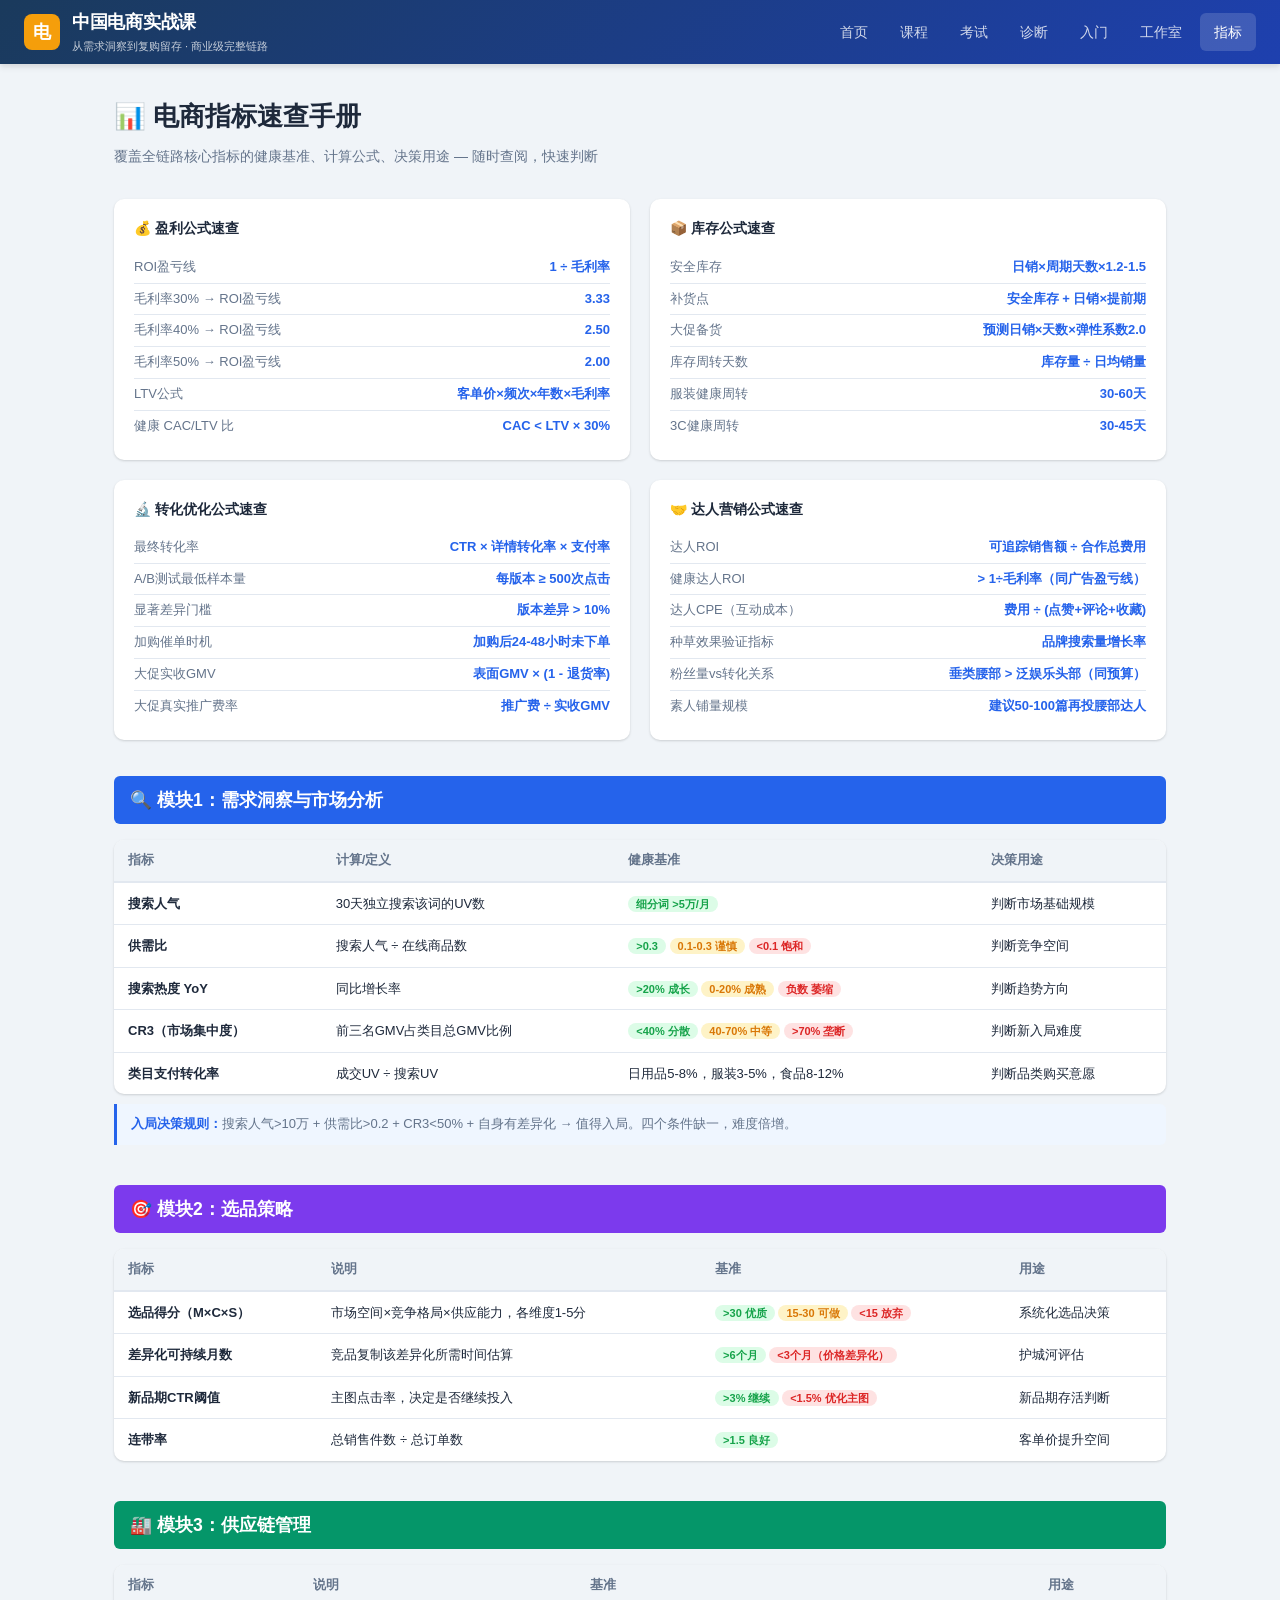
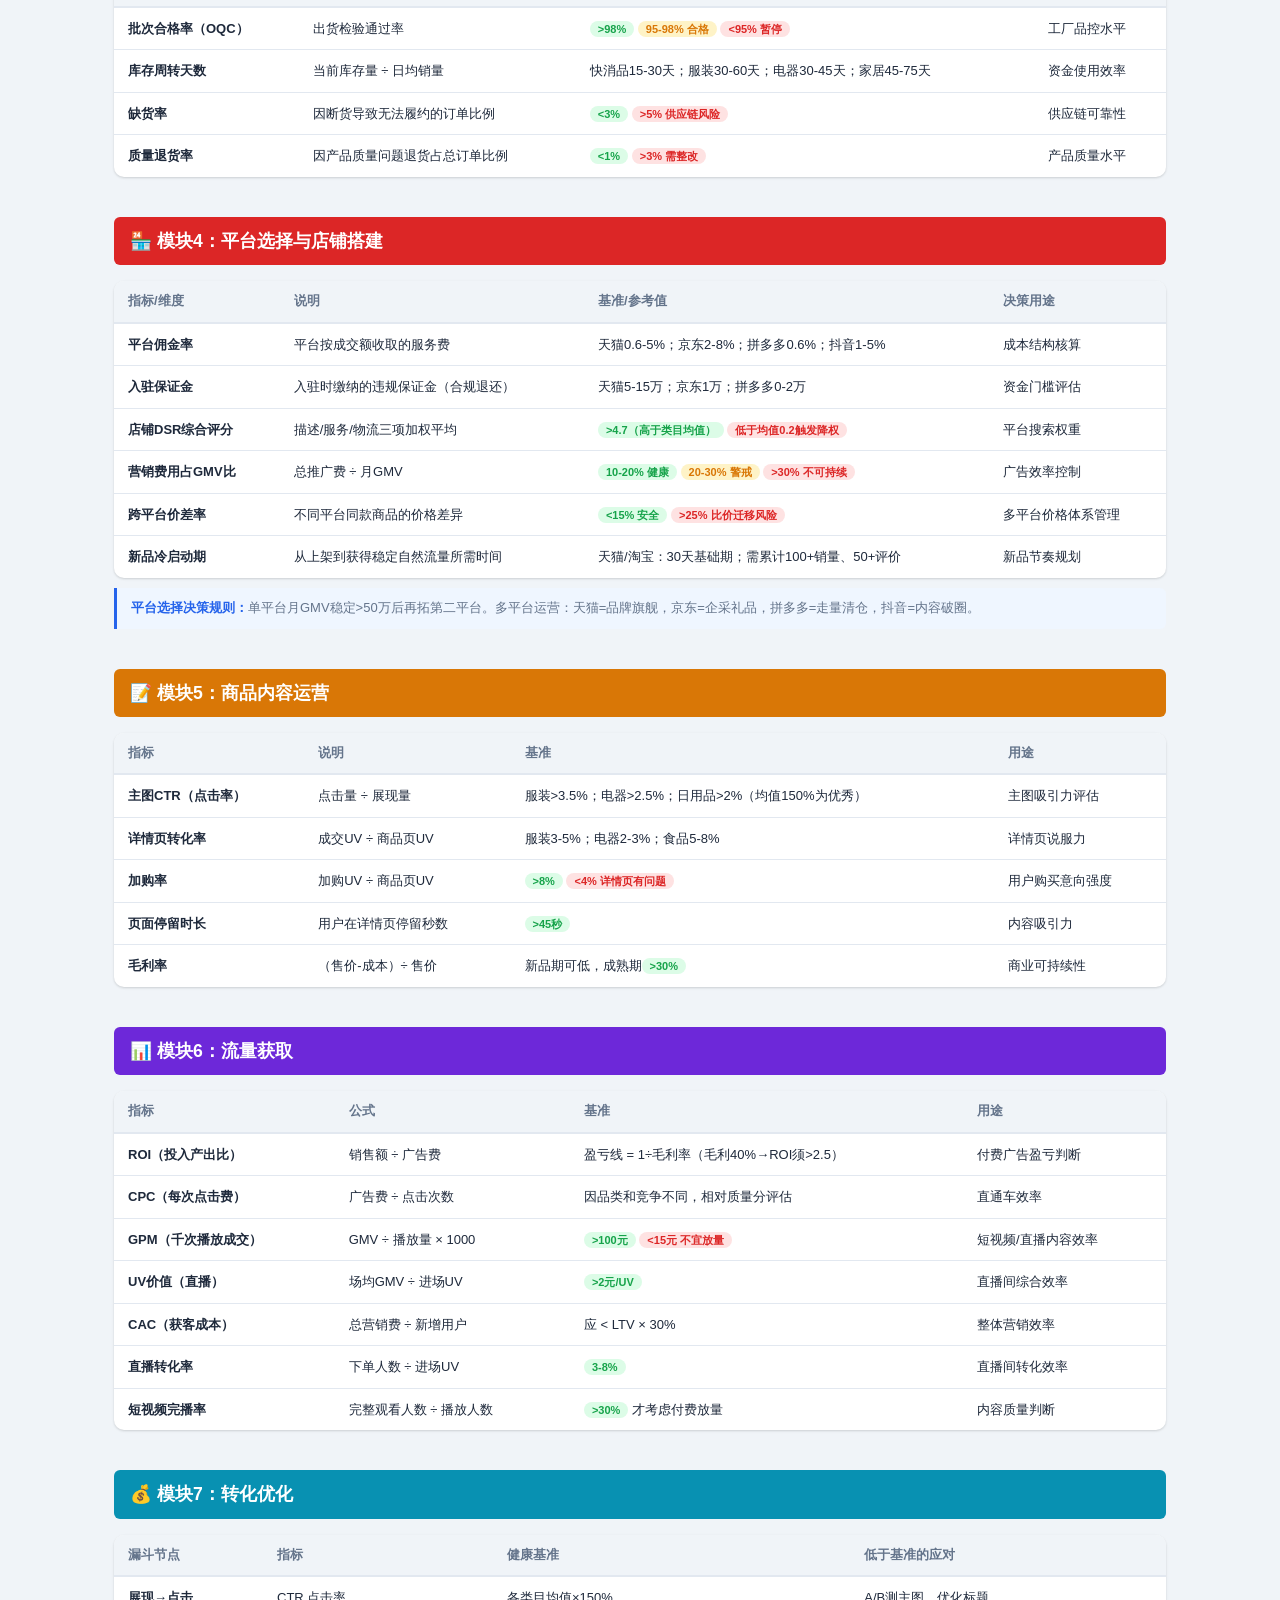
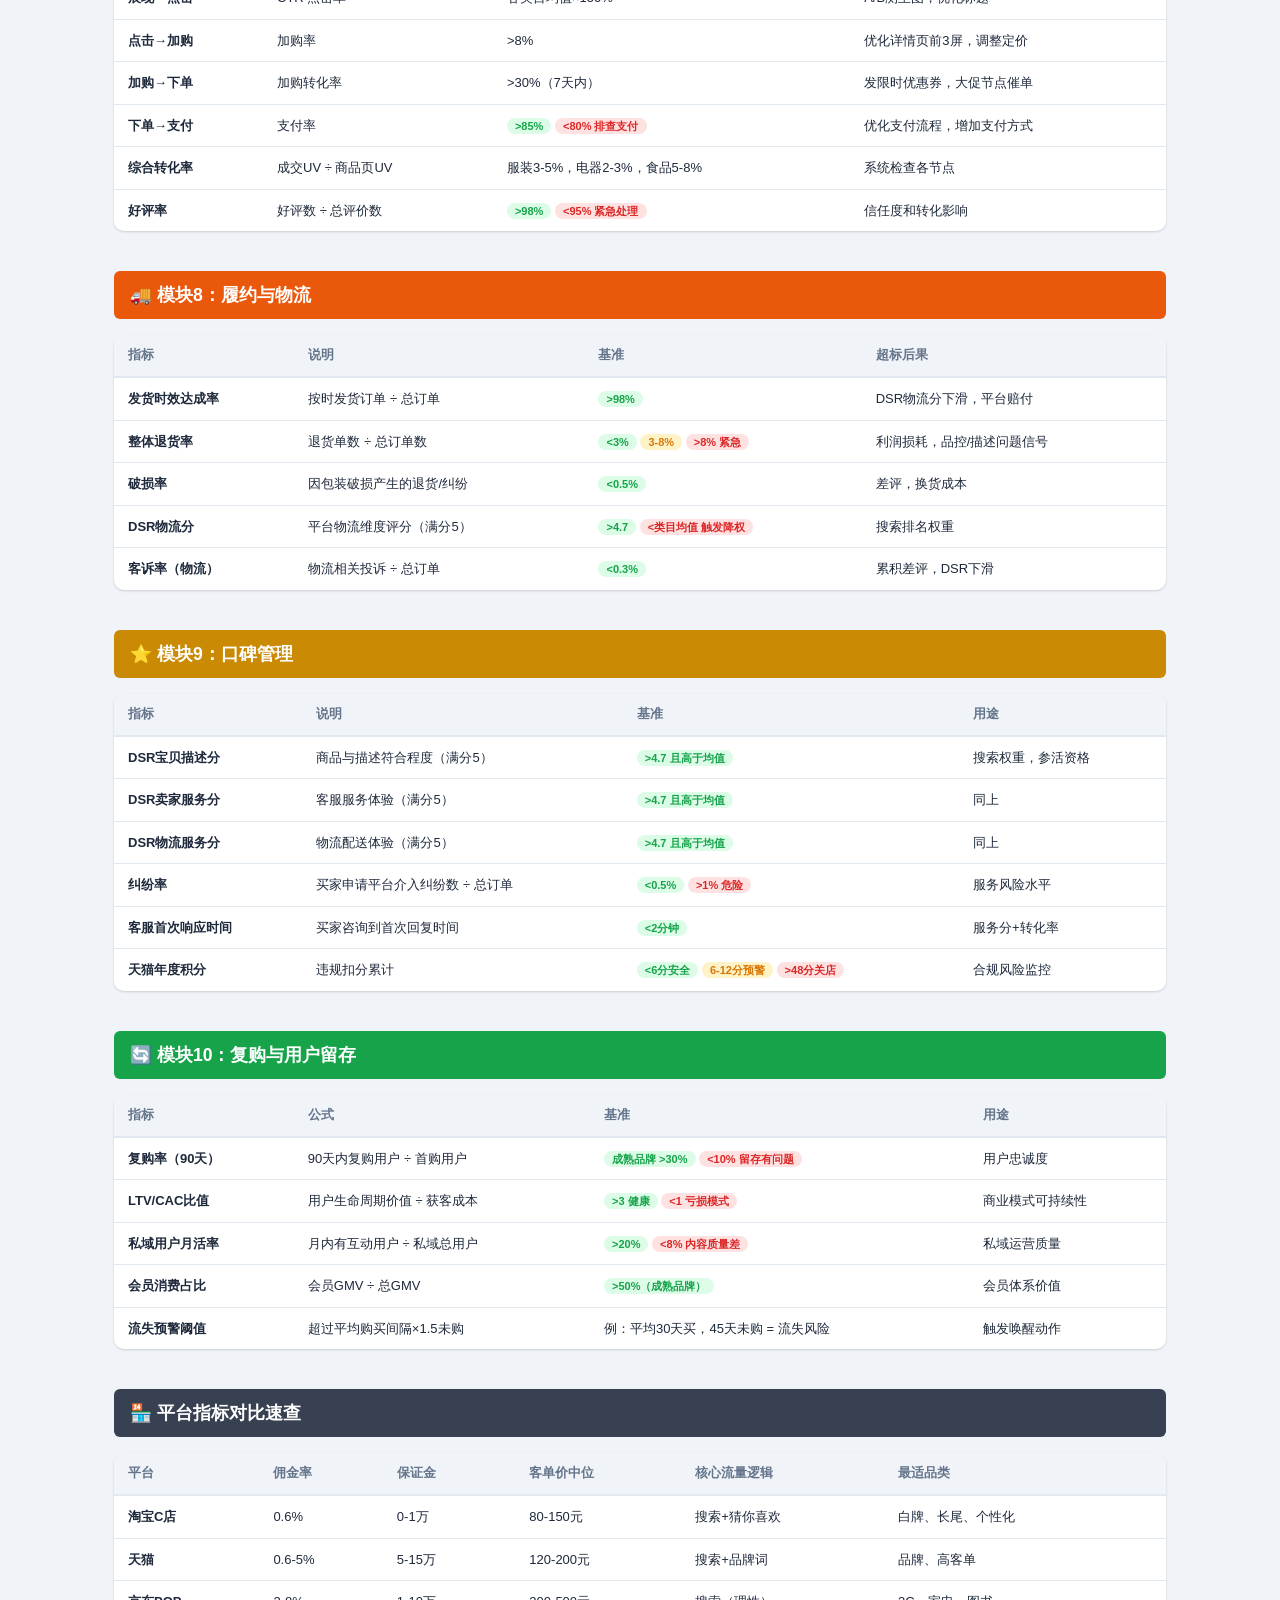
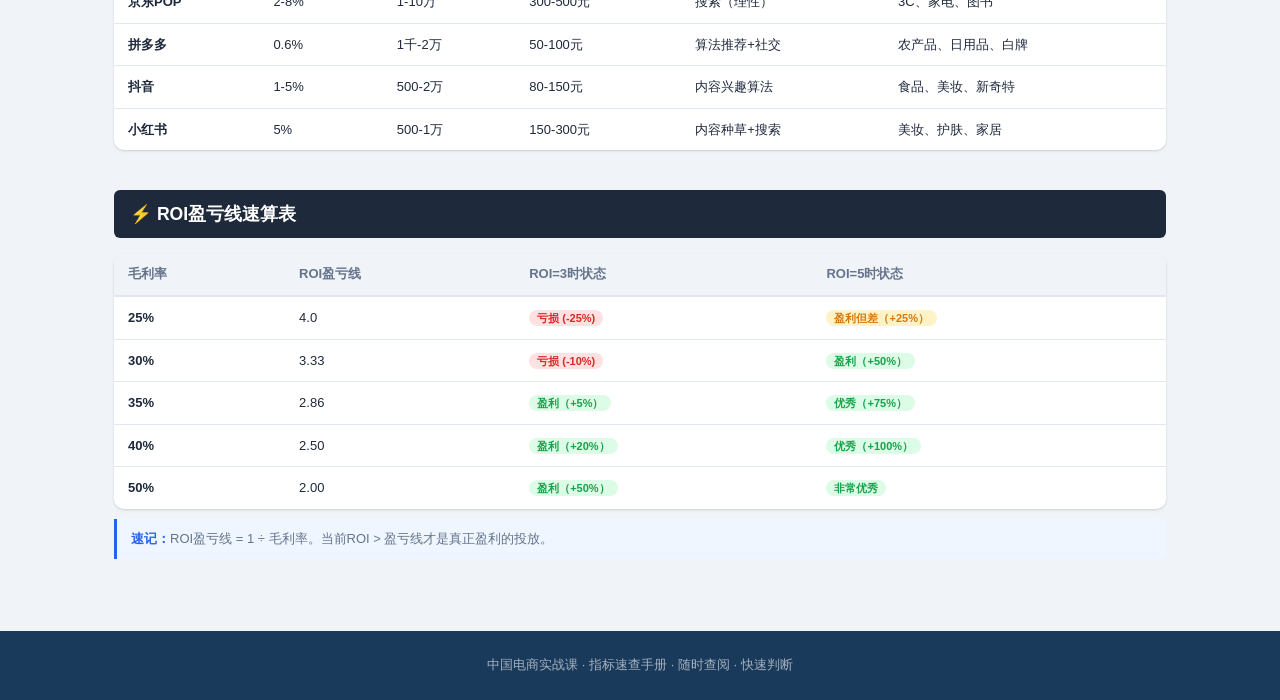
<file: metrics.html>
<!DOCTYPE html>
<html lang="zh-CN">
<head>
<meta charset="UTF-8">
<meta name="viewport" content="width=device-width, initial-scale=1.0">
<title>指标速查 — 中国电商实战课</title>
<link rel="stylesheet" href="css/styles.css">
<style>
.metrics-page { max-width:1100px; margin:0 auto; padding:32px 24px; }
.metrics-page h1 { font-size:1.6rem; font-weight:800; margin-bottom:8px; }
.metrics-page .sub { color:var(--text-muted); font-size:14px; margin-bottom:32px; }
.m-section { margin-bottom:40px; }
.m-section h2 { font-size:1.1rem; font-weight:700; padding:10px 16px; border-radius:var(--radius-sm); color:#fff; margin-bottom:16px; display:flex; align-items:center; gap:8px; }
.m-table { width:100%; border-collapse:collapse; background:var(--surface); border-radius:var(--radius); overflow:hidden; box-shadow:var(--shadow); }
.m-table th { background:var(--bg); padding:10px 14px; text-align:left; font-size:13px; font-weight:700; color:var(--text-muted); border-bottom:2px solid var(--border); }
.m-table td { padding:11px 14px; font-size:13px; border-bottom:1px solid var(--border); vertical-align:top; line-height:1.5; }
.m-table tr:last-child td { border-bottom:none; }
.m-table tr:hover td { background:#fafbfc; }
.m-table td:first-child { font-weight:700; color:var(--text); white-space:nowrap; }
.badge-g { background:#dcfce7; color:#16a34a; padding:2px 8px; border-radius:99px; font-size:11px; font-weight:600; white-space:nowrap; }
.badge-y { background:#fef3c7; color:#d97706; padding:2px 8px; border-radius:99px; font-size:11px; font-weight:600; white-space:nowrap; }
.badge-r { background:#fee2e2; color:#dc2626; padding:2px 8px; border-radius:99px; font-size:11px; font-weight:600; white-space:nowrap; }
.formula-inline { font-family:var(--mono); font-size:12px; background:var(--bg); padding:2px 6px; border-radius:4px; }
.tip-box { background:#eff6ff; border-left:3px solid var(--primary-light); border-radius:0 var(--radius-sm) var(--radius-sm) 0; padding:10px 14px; margin-top:10px; font-size:13px; color:var(--text-muted); line-height:1.6; }
.tip-box strong { color:var(--primary-light); }
.grid-2 { display:grid; grid-template-columns:1fr 1fr; gap:20px; }
@media(max-width:700px){ .grid-2{ grid-template-columns:1fr; } }
.quick-card { background:var(--surface); border-radius:var(--radius); padding:18px 20px; box-shadow:var(--shadow); }
.quick-card h3 { font-size:14px; font-weight:700; margin-bottom:12px; }
.qc-row { display:flex; justify-content:space-between; align-items:center; font-size:13px; padding:5px 0; border-bottom:1px solid var(--border); gap:8px; }
.qc-row:last-child { border-bottom:none; }
.qc-name { color:var(--text-muted); }
.qc-val { font-weight:700; color:var(--primary-light); text-align:right; }
</style>
</head>
<body>

<header id="header">
  <div class="logo">
    <div class="logo-icon">电</div>
    <div>
      <h1>中国电商实战课</h1>
      <div class="tagline">从需求洞察到复购留存 · 商业级完整链路</div>
    </div>
  </div>
  <nav class="nav">
    <a href="index.html" class="nav-link">首页</a>
    <a href="course.html" class="nav-link">课程</a>
    <a href="exam.html" class="nav-link">考试</a>
    <a href="diagnose.html" class="nav-link">诊断</a>
    <a href="practice.html" class="nav-link">入门</a>
    <a href="studio.html" class="nav-link">工作室</a>
    <a href="metrics.html" class="nav-link active">指标</a>
  </nav>
</header>

<div class="metrics-page">
  <h1>📊 电商指标速查手册</h1>
  <p class="sub">覆盖全链路核心指标的健康基准、计算公式、决策用途 — 随时查阅，快速判断</p>

  <!-- ── 快速公式卡 ── -->
  <div class="grid-2" style="margin-bottom:20px">
    <div class="quick-card">
      <h3>💰 盈利公式速查</h3>
      <div class="qc-row"><span class="qc-name">ROI盈亏线</span><span class="qc-val">1 ÷ 毛利率</span></div>
      <div class="qc-row"><span class="qc-name">毛利率30% → ROI盈亏线</span><span class="qc-val">3.33</span></div>
      <div class="qc-row"><span class="qc-name">毛利率40% → ROI盈亏线</span><span class="qc-val">2.50</span></div>
      <div class="qc-row"><span class="qc-name">毛利率50% → ROI盈亏线</span><span class="qc-val">2.00</span></div>
      <div class="qc-row"><span class="qc-name">LTV公式</span><span class="qc-val">客单价×频次×年数×毛利率</span></div>
      <div class="qc-row"><span class="qc-name">健康 CAC/LTV 比</span><span class="qc-val">CAC &lt; LTV × 30%</span></div>
    </div>
    <div class="quick-card">
      <h3>📦 库存公式速查</h3>
      <div class="qc-row"><span class="qc-name">安全库存</span><span class="qc-val">日销×周期天数×1.2-1.5</span></div>
      <div class="qc-row"><span class="qc-name">补货点</span><span class="qc-val">安全库存 + 日销×提前期</span></div>
      <div class="qc-row"><span class="qc-name">大促备货</span><span class="qc-val">预测日销×天数×弹性系数2.0</span></div>
      <div class="qc-row"><span class="qc-name">库存周转天数</span><span class="qc-val">库存量 ÷ 日均销量</span></div>
      <div class="qc-row"><span class="qc-name">服装健康周转</span><span class="qc-val">30-60天</span></div>
      <div class="qc-row"><span class="qc-name">3C健康周转</span><span class="qc-val">30-45天</span></div>
    </div>
  </div>
  <div class="grid-2" style="margin-bottom:36px">
    <div class="quick-card">
      <h3>🔬 转化优化公式速查</h3>
      <div class="qc-row"><span class="qc-name">最终转化率</span><span class="qc-val">CTR × 详情转化率 × 支付率</span></div>
      <div class="qc-row"><span class="qc-name">A/B测试最低样本量</span><span class="qc-val">每版本 ≥ 500次点击</span></div>
      <div class="qc-row"><span class="qc-name">显著差异门槛</span><span class="qc-val">版本差异 &gt; 10%</span></div>
      <div class="qc-row"><span class="qc-name">加购催单时机</span><span class="qc-val">加购后24-48小时未下单</span></div>
      <div class="qc-row"><span class="qc-name">大促实收GMV</span><span class="qc-val">表面GMV × (1 - 退货率)</span></div>
      <div class="qc-row"><span class="qc-name">大促真实推广费率</span><span class="qc-val">推广费 ÷ 实收GMV</span></div>
    </div>
    <div class="quick-card">
      <h3>🤝 达人营销公式速查</h3>
      <div class="qc-row"><span class="qc-name">达人ROI</span><span class="qc-val">可追踪销售额 ÷ 合作总费用</span></div>
      <div class="qc-row"><span class="qc-name">健康达人ROI</span><span class="qc-val">&gt; 1÷毛利率（同广告盈亏线）</span></div>
      <div class="qc-row"><span class="qc-name">达人CPE（互动成本）</span><span class="qc-val">费用 ÷ (点赞+评论+收藏)</span></div>
      <div class="qc-row"><span class="qc-name">种草效果验证指标</span><span class="qc-val">品牌搜索量增长率</span></div>
      <div class="qc-row"><span class="qc-name">粉丝量vs转化关系</span><span class="qc-val">垂类腰部 &gt; 泛娱乐头部（同预算）</span></div>
      <div class="qc-row"><span class="qc-name">素人铺量规模</span><span class="qc-val">建议50-100篇再投腰部达人</span></div>
    </div>
  </div>

  <!-- ── 模块1：需求洞察 ── -->
  <div class="m-section">
    <h2 style="background:#2563eb">🔍 模块1：需求洞察与市场分析</h2>
    <table class="m-table">
      <thead><tr><th>指标</th><th>计算/定义</th><th>健康基准</th><th>决策用途</th></tr></thead>
      <tbody>
        <tr><td>搜索人气</td><td>30天独立搜索该词的UV数</td><td><span class="badge-g">细分词 &gt;5万/月</span></td><td>判断市场基础规模</td></tr>
        <tr><td>供需比</td><td>搜索人气 ÷ 在线商品数</td><td><span class="badge-g">&gt;0.3</span> <span class="badge-y">0.1-0.3 谨慎</span> <span class="badge-r">&lt;0.1 饱和</span></td><td>判断竞争空间</td></tr>
        <tr><td>搜索热度 YoY</td><td>同比增长率</td><td><span class="badge-g">&gt;20% 成长</span> <span class="badge-y">0-20% 成熟</span> <span class="badge-r">负数 萎缩</span></td><td>判断趋势方向</td></tr>
        <tr><td>CR3（市场集中度）</td><td>前三名GMV占类目总GMV比例</td><td><span class="badge-g">&lt;40% 分散</span> <span class="badge-y">40-70% 中等</span> <span class="badge-r">&gt;70% 垄断</span></td><td>判断新入局难度</td></tr>
        <tr><td>类目支付转化率</td><td>成交UV ÷ 搜索UV</td><td>日用品5-8%，服装3-5%，食品8-12%</td><td>判断品类购买意愿</td></tr>
      </tbody>
    </table>
    <div class="tip-box"><strong>入局决策规则：</strong>搜索人气&gt;10万 + 供需比&gt;0.2 + CR3&lt;50% + 自身有差异化 → 值得入局。四个条件缺一，难度倍增。</div>
  </div>

  <!-- ── 模块2：选品 ── -->
  <div class="m-section">
    <h2 style="background:#7c3aed">🎯 模块2：选品策略</h2>
    <table class="m-table">
      <thead><tr><th>指标</th><th>说明</th><th>基准</th><th>用途</th></tr></thead>
      <tbody>
        <tr><td>选品得分（M×C×S）</td><td>市场空间×竞争格局×供应能力，各维度1-5分</td><td><span class="badge-g">&gt;30 优质</span> <span class="badge-y">15-30 可做</span> <span class="badge-r">&lt;15 放弃</span></td><td>系统化选品决策</td></tr>
        <tr><td>差异化可持续月数</td><td>竞品复制该差异化所需时间估算</td><td><span class="badge-g">&gt;6个月</span> <span class="badge-r">&lt;3个月（价格差异化）</span></td><td>护城河评估</td></tr>
        <tr><td>新品期CTR阈值</td><td>主图点击率，决定是否继续投入</td><td><span class="badge-g">&gt;3% 继续</span> <span class="badge-r">&lt;1.5% 优化主图</span></td><td>新品期存活判断</td></tr>
        <tr><td>连带率</td><td>总销售件数 ÷ 总订单数</td><td><span class="badge-g">&gt;1.5 良好</span></td><td>客单价提升空间</td></tr>
      </tbody>
    </table>
  </div>

  <!-- ── 模块3：供应链 ── -->
  <div class="m-section">
    <h2 style="background:#059669">🏭 模块3：供应链管理</h2>
    <table class="m-table">
      <thead><tr><th>指标</th><th>说明</th><th>基准</th><th>用途</th></tr></thead>
      <tbody>
        <tr><td>批次合格率（OQC）</td><td>出货检验通过率</td><td><span class="badge-g">&gt;98%</span> <span class="badge-y">95-98% 合格</span> <span class="badge-r">&lt;95% 暂停</span></td><td>工厂品控水平</td></tr>
        <tr><td>库存周转天数</td><td>当前库存量 ÷ 日均销量</td><td>快消品15-30天；服装30-60天；电器30-45天；家居45-75天</td><td>资金使用效率</td></tr>
        <tr><td>缺货率</td><td>因断货导致无法履约的订单比例</td><td><span class="badge-g">&lt;3%</span> <span class="badge-r">&gt;5% 供应链风险</span></td><td>供应链可靠性</td></tr>
        <tr><td>质量退货率</td><td>因产品质量问题退货占总订单比例</td><td><span class="badge-g">&lt;1%</span> <span class="badge-r">&gt;3% 需整改</span></td><td>产品质量水平</td></tr>
      </tbody>
    </table>
  </div>

  <!-- ── 模块4：平台搭建 ── -->
  <div class="m-section">
    <h2 style="background:#dc2626">🏪 模块4：平台选择与店铺搭建</h2>
    <table class="m-table">
      <thead><tr><th>指标/维度</th><th>说明</th><th>基准/参考值</th><th>决策用途</th></tr></thead>
      <tbody>
        <tr><td>平台佣金率</td><td>平台按成交额收取的服务费</td><td>天猫0.6-5%；京东2-8%；拼多多0.6%；抖音1-5%</td><td>成本结构核算</td></tr>
        <tr><td>入驻保证金</td><td>入驻时缴纳的违规保证金（合规退还）</td><td>天猫5-15万；京东1万；拼多多0-2万</td><td>资金门槛评估</td></tr>
        <tr><td>店铺DSR综合评分</td><td>描述/服务/物流三项加权平均</td><td><span class="badge-g">&gt;4.7（高于类目均值）</span> <span class="badge-r">低于均值0.2触发降权</span></td><td>平台搜索权重</td></tr>
        <tr><td>营销费用占GMV比</td><td>总推广费 ÷ 月GMV</td><td><span class="badge-g">10-20% 健康</span> <span class="badge-y">20-30% 警戒</span> <span class="badge-r">&gt;30% 不可持续</span></td><td>广告效率控制</td></tr>
        <tr><td>跨平台价差率</td><td>不同平台同款商品的价格差异</td><td><span class="badge-g">&lt;15% 安全</span> <span class="badge-r">&gt;25% 比价迁移风险</span></td><td>多平台价格体系管理</td></tr>
        <tr><td>新品冷启动期</td><td>从上架到获得稳定自然流量所需时间</td><td>天猫/淘宝：30天基础期；需累计100+销量、50+评价</td><td>新品节奏规划</td></tr>
      </tbody>
    </table>
    <div class="tip-box"><strong>平台选择决策规则：</strong>单平台月GMV稳定&gt;50万后再拓第二平台。多平台运营：天猫=品牌旗舰，京东=企采礼品，拼多多=走量清仓，抖音=内容破圈。</div>
  </div>

  <!-- ── 模块5：内容运营 ── -->
  <div class="m-section">
    <h2 style="background:#d97706">📝 模块5：商品内容运营</h2>
    <table class="m-table">
      <thead><tr><th>指标</th><th>说明</th><th>基准</th><th>用途</th></tr></thead>
      <tbody>
        <tr><td>主图CTR（点击率）</td><td>点击量 ÷ 展现量</td><td>服装&gt;3.5%；电器&gt;2.5%；日用品&gt;2%（均值150%为优秀）</td><td>主图吸引力评估</td></tr>
        <tr><td>详情页转化率</td><td>成交UV ÷ 商品页UV</td><td>服装3-5%；电器2-3%；食品5-8%</td><td>详情页说服力</td></tr>
        <tr><td>加购率</td><td>加购UV ÷ 商品页UV</td><td><span class="badge-g">&gt;8%</span> <span class="badge-r">&lt;4% 详情页有问题</span></td><td>用户购买意向强度</td></tr>
        <tr><td>页面停留时长</td><td>用户在详情页停留秒数</td><td><span class="badge-g">&gt;45秒</span></td><td>内容吸引力</td></tr>
        <tr><td>毛利率</td><td>（售价-成本）÷ 售价</td><td>新品期可低，成熟期<span class="badge-g">&gt;30%</span></td><td>商业可持续性</td></tr>
      </tbody>
    </table>
  </div>

  <!-- ── 模块6：流量 ── -->
  <div class="m-section">
    <h2 style="background:#6d28d9">📊 模块6：流量获取</h2>
    <table class="m-table">
      <thead><tr><th>指标</th><th>公式</th><th>基准</th><th>用途</th></tr></thead>
      <tbody>
        <tr><td>ROI（投入产出比）</td><td>销售额 ÷ 广告费</td><td>盈亏线 = 1÷毛利率（毛利40%→ROI须&gt;2.5）</td><td>付费广告盈亏判断</td></tr>
        <tr><td>CPC（每次点击费）</td><td>广告费 ÷ 点击次数</td><td>因品类和竞争不同，相对质量分评估</td><td>直通车效率</td></tr>
        <tr><td>GPM（千次播放成交）</td><td>GMV ÷ 播放量 × 1000</td><td><span class="badge-g">&gt;100元</span> <span class="badge-r">&lt;15元 不宜放量</span></td><td>短视频/直播内容效率</td></tr>
        <tr><td>UV价值（直播）</td><td>场均GMV ÷ 进场UV</td><td><span class="badge-g">&gt;2元/UV</span></td><td>直播间综合效率</td></tr>
        <tr><td>CAC（获客成本）</td><td>总营销费 ÷ 新增用户</td><td>应 &lt; LTV × 30%</td><td>整体营销效率</td></tr>
        <tr><td>直播转化率</td><td>下单人数 ÷ 进场UV</td><td><span class="badge-g">3-8%</span></td><td>直播间转化效率</td></tr>
        <tr><td>短视频完播率</td><td>完整观看人数 ÷ 播放人数</td><td><span class="badge-g">&gt;30%</span> 才考虑付费放量</td><td>内容质量判断</td></tr>
      </tbody>
    </table>
  </div>

  <!-- ── 模块7：转化 ── -->
  <div class="m-section">
    <h2 style="background:#0891b2">💰 模块7：转化优化</h2>
    <table class="m-table">
      <thead><tr><th>漏斗节点</th><th>指标</th><th>健康基准</th><th>低于基准的应对</th></tr></thead>
      <tbody>
        <tr><td>展现→点击</td><td>CTR 点击率</td><td>各类目均值×150%</td><td>A/B测主图，优化标题</td></tr>
        <tr><td>点击→加购</td><td>加购率</td><td>&gt;8%</td><td>优化详情页前3屏，调整定价</td></tr>
        <tr><td>加购→下单</td><td>加购转化率</td><td>&gt;30%（7天内）</td><td>发限时优惠券，大促节点催单</td></tr>
        <tr><td>下单→支付</td><td>支付率</td><td><span class="badge-g">&gt;85%</span> <span class="badge-r">&lt;80% 排查支付</span></td><td>优化支付流程，增加支付方式</td></tr>
        <tr><td>综合转化率</td><td>成交UV ÷ 商品页UV</td><td>服装3-5%，电器2-3%，食品5-8%</td><td>系统检查各节点</td></tr>
        <tr><td>好评率</td><td>好评数 ÷ 总评价数</td><td><span class="badge-g">&gt;98%</span> <span class="badge-r">&lt;95% 紧急处理</span></td><td>信任度和转化影响</td></tr>
      </tbody>
    </table>
  </div>

  <!-- ── 模块8：履约 ── -->
  <div class="m-section">
    <h2 style="background:#ea580c">🚚 模块8：履约与物流</h2>
    <table class="m-table">
      <thead><tr><th>指标</th><th>说明</th><th>基准</th><th>超标后果</th></tr></thead>
      <tbody>
        <tr><td>发货时效达成率</td><td>按时发货订单 ÷ 总订单</td><td><span class="badge-g">&gt;98%</span></td><td>DSR物流分下滑，平台赔付</td></tr>
        <tr><td>整体退货率</td><td>退货单数 ÷ 总订单数</td><td><span class="badge-g">&lt;3%</span> <span class="badge-y">3-8%</span> <span class="badge-r">&gt;8% 紧急</span></td><td>利润损耗，品控/描述问题信号</td></tr>
        <tr><td>破损率</td><td>因包装破损产生的退货/纠纷</td><td><span class="badge-g">&lt;0.5%</span></td><td>差评，换货成本</td></tr>
        <tr><td>DSR物流分</td><td>平台物流维度评分（满分5）</td><td><span class="badge-g">&gt;4.7</span> <span class="badge-r">&lt;类目均值 触发降权</span></td><td>搜索排名权重</td></tr>
        <tr><td>客诉率（物流）</td><td>物流相关投诉 ÷ 总订单</td><td><span class="badge-g">&lt;0.3%</span></td><td>累积差评，DSR下滑</td></tr>
      </tbody>
    </table>
  </div>

  <!-- ── 模块9：口碑 ── -->
  <div class="m-section">
    <h2 style="background:#ca8a04">⭐ 模块9：口碑管理</h2>
    <table class="m-table">
      <thead><tr><th>指标</th><th>说明</th><th>基准</th><th>用途</th></tr></thead>
      <tbody>
        <tr><td>DSR宝贝描述分</td><td>商品与描述符合程度（满分5）</td><td><span class="badge-g">&gt;4.7 且高于均值</span></td><td>搜索权重，参活资格</td></tr>
        <tr><td>DSR卖家服务分</td><td>客服服务体验（满分5）</td><td><span class="badge-g">&gt;4.7 且高于均值</span></td><td>同上</td></tr>
        <tr><td>DSR物流服务分</td><td>物流配送体验（满分5）</td><td><span class="badge-g">&gt;4.7 且高于均值</span></td><td>同上</td></tr>
        <tr><td>纠纷率</td><td>买家申请平台介入纠纷数 ÷ 总订单</td><td><span class="badge-g">&lt;0.5%</span> <span class="badge-r">&gt;1% 危险</span></td><td>服务风险水平</td></tr>
        <tr><td>客服首次响应时间</td><td>买家咨询到首次回复时间</td><td><span class="badge-g">&lt;2分钟</span></td><td>服务分+转化率</td></tr>
        <tr><td>天猫年度积分</td><td>违规扣分累计</td><td><span class="badge-g">&lt;6分安全</span> <span class="badge-y">6-12分预警</span> <span class="badge-r">&gt;48分关店</span></td><td>合规风险监控</td></tr>
      </tbody>
    </table>
  </div>

  <!-- ── 模块10：复购 ── -->
  <div class="m-section">
    <h2 style="background:#16a34a">🔄 模块10：复购与用户留存</h2>
    <table class="m-table">
      <thead><tr><th>指标</th><th>公式</th><th>基准</th><th>用途</th></tr></thead>
      <tbody>
        <tr><td>复购率（90天）</td><td>90天内复购用户 ÷ 首购用户</td><td><span class="badge-g">成熟品牌 &gt;30%</span> <span class="badge-r">&lt;10% 留存有问题</span></td><td>用户忠诚度</td></tr>
        <tr><td>LTV/CAC比值</td><td>用户生命周期价值 ÷ 获客成本</td><td><span class="badge-g">&gt;3 健康</span> <span class="badge-r">&lt;1 亏损模式</span></td><td>商业模式可持续性</td></tr>
        <tr><td>私域用户月活率</td><td>月内有互动用户 ÷ 私域总用户</td><td><span class="badge-g">&gt;20%</span> <span class="badge-r">&lt;8% 内容质量差</span></td><td>私域运营质量</td></tr>
        <tr><td>会员消费占比</td><td>会员GMV ÷ 总GMV</td><td><span class="badge-g">&gt;50%（成熟品牌）</span></td><td>会员体系价值</td></tr>
        <tr><td>流失预警阈值</td><td>超过平均购买间隔×1.5未购</td><td>例：平均30天买，45天未购 = 流失风险</td><td>触发唤醒动作</td></tr>
      </tbody>
    </table>
  </div>

  <!-- ── 平台对比 ── -->
  <div class="m-section">
    <h2 style="background:#374151">🏪 平台指标对比速查</h2>
    <table class="m-table">
      <thead><tr><th>平台</th><th>佣金率</th><th>保证金</th><th>客单价中位</th><th>核心流量逻辑</th><th>最适品类</th></tr></thead>
      <tbody>
        <tr><td>淘宝C店</td><td>0.6%</td><td>0-1万</td><td>80-150元</td><td>搜索+猜你喜欢</td><td>白牌、长尾、个性化</td></tr>
        <tr><td>天猫</td><td>0.6-5%</td><td>5-15万</td><td>120-200元</td><td>搜索+品牌词</td><td>品牌、高客单</td></tr>
        <tr><td>京东POP</td><td>2-8%</td><td>1-10万</td><td>300-500元</td><td>搜索（理性）</td><td>3C、家电、图书</td></tr>
        <tr><td>拼多多</td><td>0.6%</td><td>1千-2万</td><td>50-100元</td><td>算法推荐+社交</td><td>农产品、日用品、白牌</td></tr>
        <tr><td>抖音</td><td>1-5%</td><td>500-2万</td><td>80-150元</td><td>内容兴趣算法</td><td>食品、美妆、新奇特</td></tr>
        <tr><td>小红书</td><td>5%</td><td>500-1万</td><td>150-300元</td><td>内容种草+搜索</td><td>美妆、护肤、家居</td></tr>
      </tbody>
    </table>
  </div>

  <!-- ── ROI速算表 ── -->
  <div class="m-section">
    <h2 style="background:#1e293b">⚡ ROI盈亏线速算表</h2>
    <table class="m-table">
      <thead><tr><th>毛利率</th><th>ROI盈亏线</th><th>ROI=3时状态</th><th>ROI=5时状态</th></tr></thead>
      <tbody>
        <tr><td>25%</td><td>4.0</td><td><span class="badge-r">亏损 (-25%)</span></td><td><span class="badge-y">盈利但差（+25%）</span></td></tr>
        <tr><td>30%</td><td>3.33</td><td><span class="badge-r">亏损 (-10%)</span></td><td><span class="badge-g">盈利（+50%）</span></td></tr>
        <tr><td>35%</td><td>2.86</td><td><span class="badge-g">盈利（+5%）</span></td><td><span class="badge-g">优秀（+75%）</span></td></tr>
        <tr><td>40%</td><td>2.50</td><td><span class="badge-g">盈利（+20%）</span></td><td><span class="badge-g">优秀（+100%）</span></td></tr>
        <tr><td>50%</td><td>2.00</td><td><span class="badge-g">盈利（+50%）</span></td><td><span class="badge-g">非常优秀</span></td></tr>
      </tbody>
    </table>
    <div class="tip-box"><strong>速记：</strong>ROI盈亏线 = 1 ÷ 毛利率。当前ROI &gt; 盈亏线才是真正盈利的投放。</div>
  </div>

</div>

<footer class="footer">
  <p>中国电商实战课 · 指标速查手册 · 随时查阅 · 快速判断</p>
</footer>

<script src="js/courseData.js"></script>
<script src="js/app.js"></script>
</body>
</html>
</file>
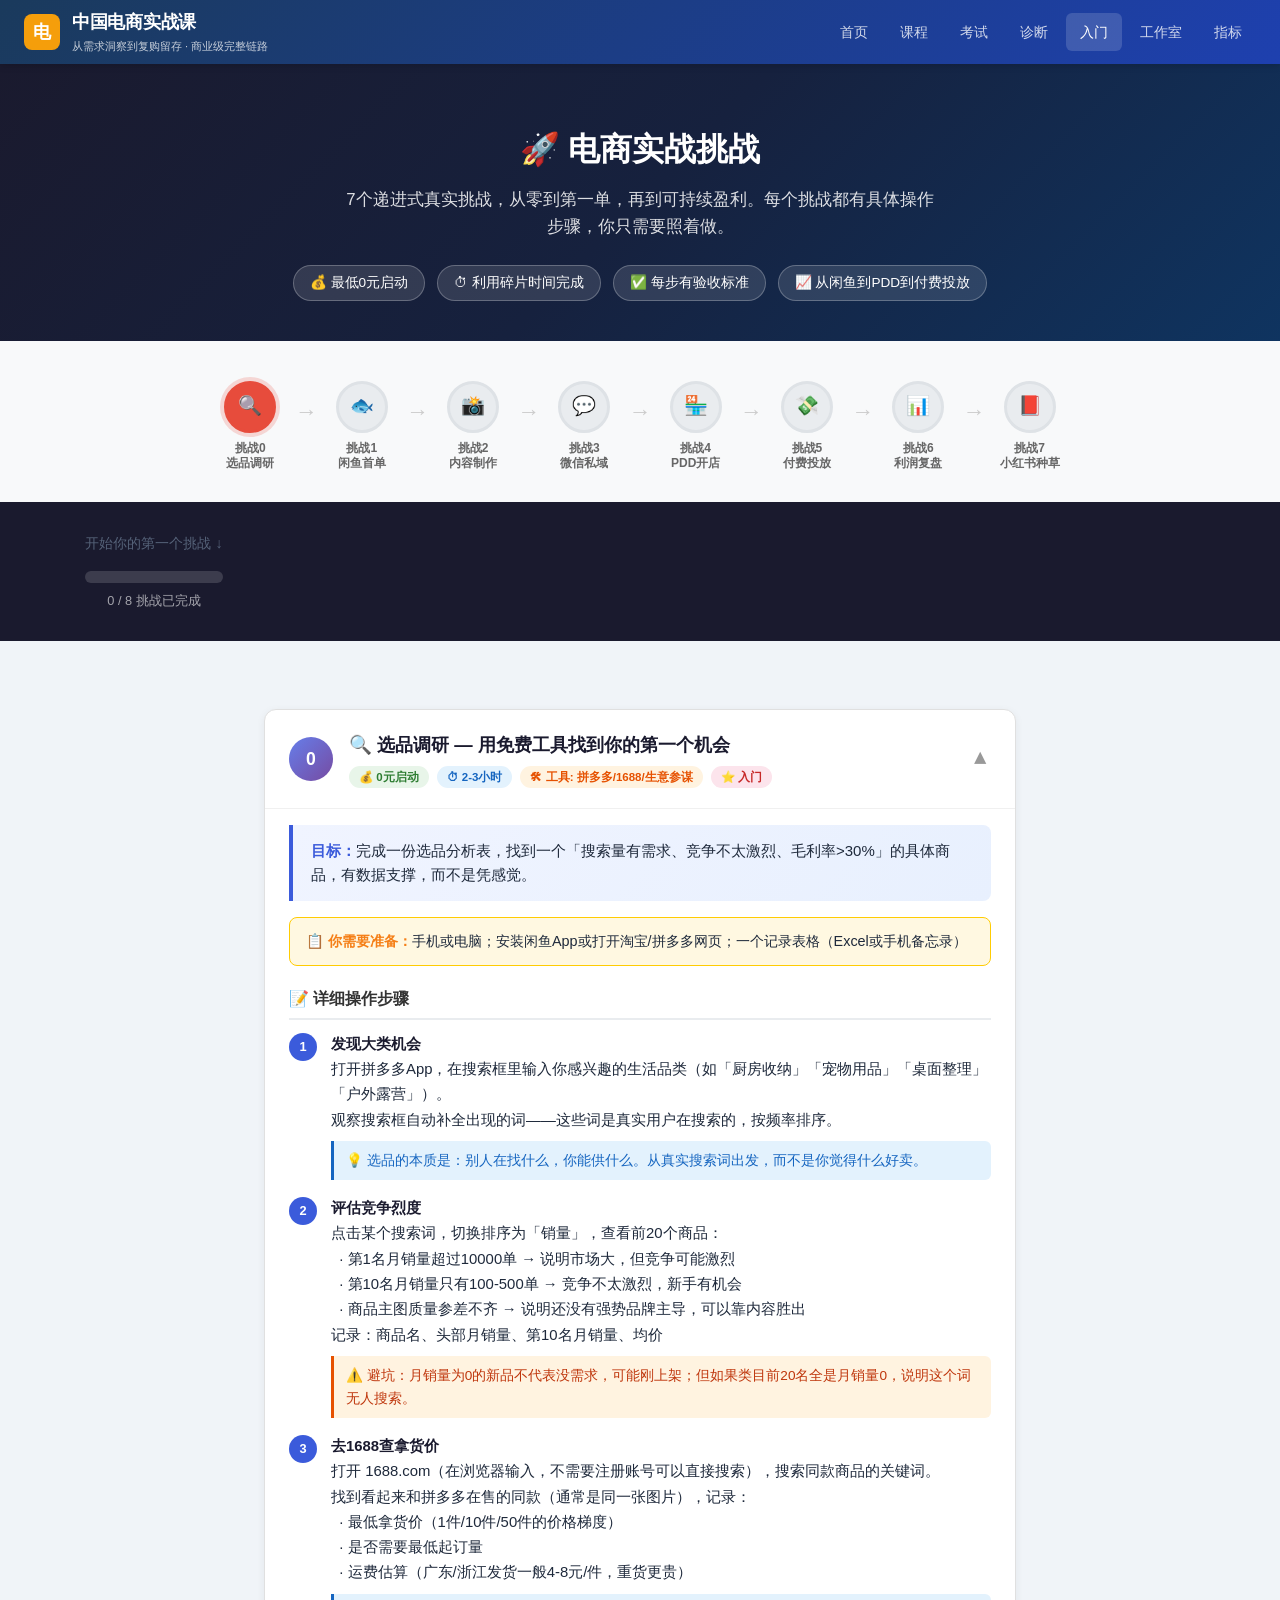
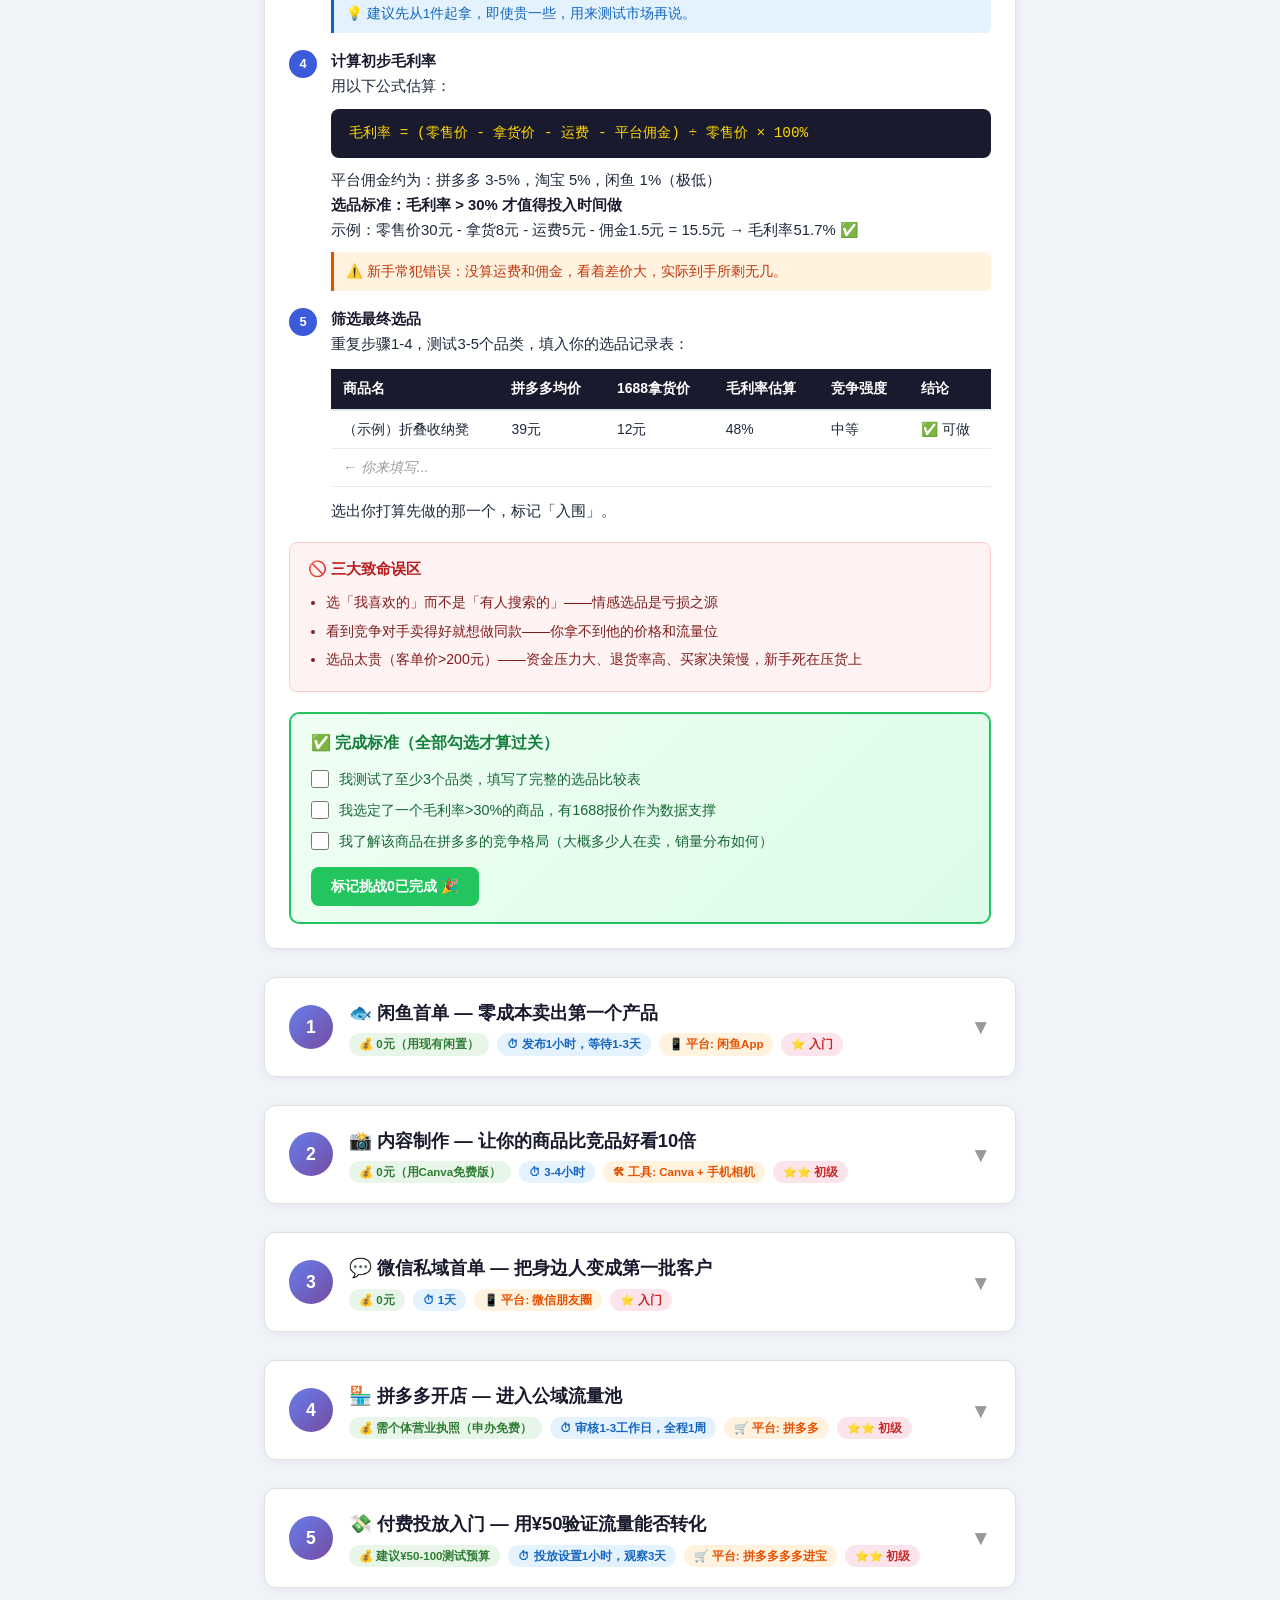
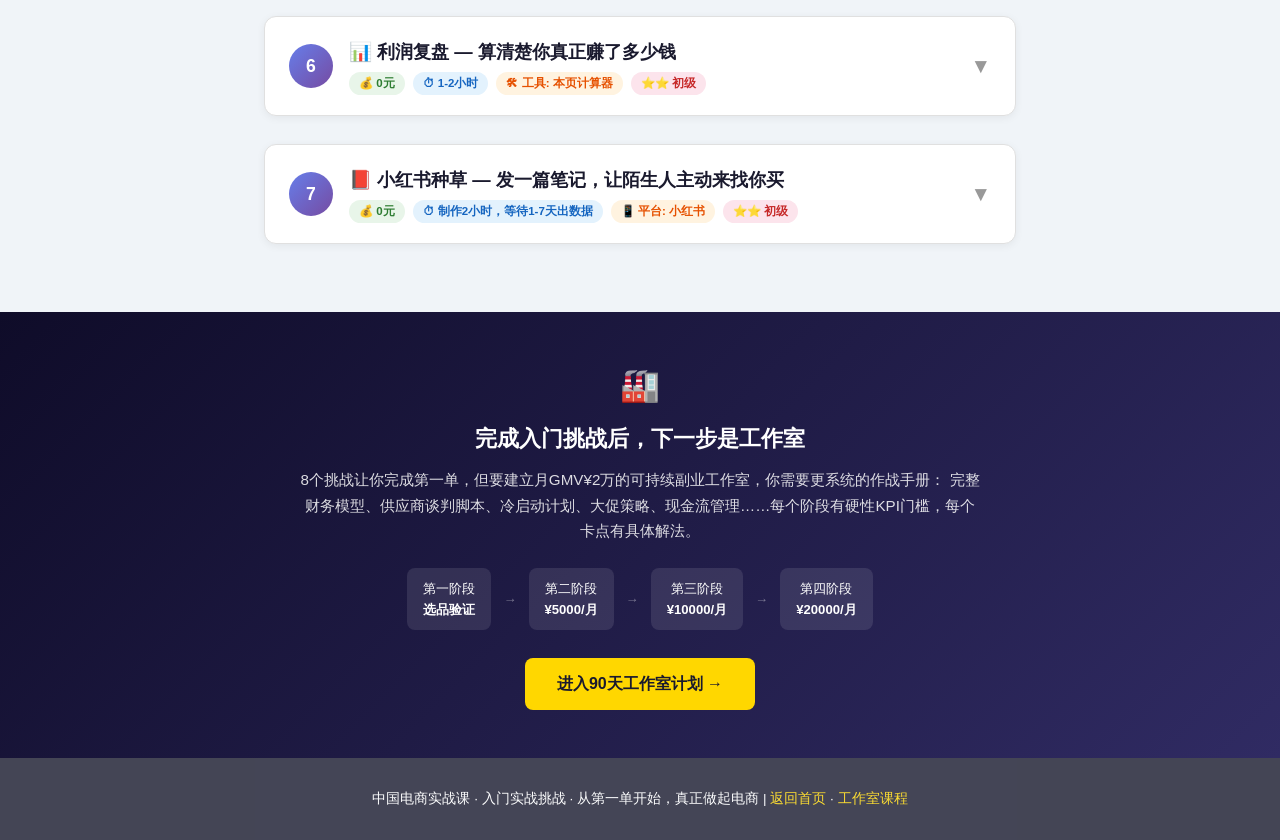
<file: practice.html>
<!DOCTYPE html>
<html lang="zh-CN">
<head>
<meta charset="UTF-8">
<meta name="viewport" content="width=device-width, initial-scale=1.0">
<title>实战挑战 — 中国电商实战课</title>
<link rel="stylesheet" href="css/styles.css">
<style>
/* ===== PRACTICE PAGE STYLES ===== */
.practice-hero {
  background: linear-gradient(135deg, #1a1a2e 0%, #16213e 50%, #0f3460 100%);
  color: #fff;
  padding: 60px 0 40px;
  text-align: center;
}
.practice-hero h2 { font-size: 2rem; margin-bottom: 12px; }
.practice-hero p { font-size: 1.05rem; opacity: .85; max-width: 600px; margin: 0 auto 24px; }
.practice-hero .hero-badges { display: flex; gap: 12px; justify-content: center; flex-wrap: wrap; }
.hero-badge { background: rgba(255,255,255,.12); border: 1px solid rgba(255,255,255,.25); border-radius: 20px; padding: 6px 16px; font-size: .85rem; }

/* Roadmap */
.roadmap {
  background: #f8f9fa;
  padding: 40px 0 30px;
  overflow-x: auto;
}
.roadmap-inner {
  display: flex;
  align-items: center;
  gap: 0;
  min-width: 700px;
  max-width: 900px;
  margin: 0 auto;
  padding: 0 20px;
}
.roadmap-step {
  flex: 1;
  text-align: center;
  cursor: pointer;
  transition: transform .2s;
}
.roadmap-step:hover { transform: translateY(-3px); }
.roadmap-circle {
  width: 52px; height: 52px;
  border-radius: 50%;
  display: flex; align-items: center; justify-content: center;
  margin: 0 auto 8px;
  font-size: 1.2rem;
  background: #e9ecef;
  border: 3px solid #dee2e6;
  transition: all .3s;
  position: relative;
}
.roadmap-circle.done { background: #28a745; border-color: #28a745; color: #fff; }
.roadmap-circle.active { background: #e74c3c; border-color: #e74c3c; color: #fff; box-shadow: 0 0 0 4px rgba(231,76,60,.2); }
.roadmap-label { font-size: .75rem; color: #666; line-height: 1.3; font-weight: 600; }
.roadmap-arrow {
  color: #ccc;
  font-size: 1.4rem;
  flex-shrink: 0;
  padding: 0 4px;
  margin-bottom: 28px;
}

/* Challenge cards */
.challenges-section { padding: 40px 0; }
.challenge-card {
  background: #fff;
  border: 1px solid #e0e0e0;
  border-radius: 12px;
  margin-bottom: 28px;
  overflow: hidden;
  box-shadow: 0 2px 8px rgba(0,0,0,.06);
  transition: box-shadow .2s;
}
.challenge-card:hover { box-shadow: 0 4px 16px rgba(0,0,0,.12); }
.challenge-card.completed { border-color: #28a745; }
.challenge-header {
  display: flex;
  align-items: center;
  gap: 16px;
  padding: 20px 24px;
  cursor: pointer;
  user-select: none;
}
.challenge-num {
  width: 44px; height: 44px;
  border-radius: 50%;
  background: linear-gradient(135deg, #667eea, #764ba2);
  color: #fff;
  font-size: 1.1rem;
  font-weight: 700;
  display: flex; align-items: center; justify-content: center;
  flex-shrink: 0;
}
.challenge-card.completed .challenge-num { background: linear-gradient(135deg, #28a745, #20c997); }
.challenge-title-area { flex: 1; }
.challenge-title { font-size: 1.15rem; font-weight: 700; color: #1a1a2e; margin-bottom: 6px; }
.challenge-tags { display: flex; gap: 8px; flex-wrap: wrap; }
.c-tag {
  font-size: .72rem;
  padding: 2px 10px;
  border-radius: 20px;
  font-weight: 600;
}
.c-tag-cost { background: #e8f5e9; color: #2e7d32; }
.c-tag-time { background: #e3f2fd; color: #1565c0; }
.c-tag-platform { background: #fff3e0; color: #e65100; }
.c-tag-level { background: #fce4ec; color: #c62828; }
.challenge-toggle {
  font-size: 1.3rem;
  color: #999;
  transition: transform .3s;
  flex-shrink: 0;
}
.challenge-card.open .challenge-toggle { transform: rotate(180deg); }
.challenge-done-badge {
  background: #28a745;
  color: #fff;
  font-size: .72rem;
  padding: 3px 10px;
  border-radius: 20px;
  font-weight: 700;
  flex-shrink: 0;
}

/* Challenge body */
.challenge-body { display: none; padding: 0 24px 24px; border-top: 1px solid #f0f0f0; }
.challenge-card.open .challenge-body { display: block; }
.challenge-goal {
  background: linear-gradient(135deg, #f0f4ff, #e8f0fe);
  border-left: 4px solid #3b5bdb;
  padding: 14px 18px;
  border-radius: 0 8px 8px 0;
  margin: 16px 0;
}
.challenge-goal strong { color: #3b5bdb; }

.prereq-box {
  background: #fff8e1;
  border: 1px solid #ffcc02;
  border-radius: 8px;
  padding: 12px 16px;
  margin-bottom: 18px;
  font-size: .9rem;
}
.prereq-box strong { color: #f57f17; }

/* Steps */
.steps-title {
  font-size: 1rem;
  font-weight: 700;
  color: #333;
  margin: 20px 0 12px;
  padding-bottom: 6px;
  border-bottom: 2px solid #e9ecef;
}
.steps-list { list-style: none; padding: 0; margin: 0; }
.step-item {
  display: flex;
  gap: 14px;
  margin-bottom: 16px;
  align-items: flex-start;
}
.step-num {
  width: 28px; height: 28px;
  border-radius: 50%;
  background: #3b5bdb;
  color: #fff;
  font-size: .8rem;
  font-weight: 700;
  display: flex; align-items: center; justify-content: center;
  flex-shrink: 0;
  margin-top: 1px;
}
.step-content { flex: 1; line-height: 1.7; font-size: .93rem; }
.step-content strong { color: #1a1a2e; }
.step-tip {
  background: #e3f2fd;
  border-left: 3px solid #1565c0;
  padding: 8px 12px;
  margin-top: 8px;
  border-radius: 0 6px 6px 0;
  font-size: .85rem;
  color: #1565c0;
}
.step-warn {
  background: #fff3e0;
  border-left: 3px solid #e65100;
  padding: 8px 12px;
  margin-top: 8px;
  border-radius: 0 6px 6px 0;
  font-size: .85rem;
  color: #bf360c;
}

/* Pitfalls */
.pitfalls-box {
  background: #fef2f2;
  border: 1px solid #fecaca;
  border-radius: 8px;
  padding: 14px 18px;
  margin: 18px 0;
}
.pitfalls-box h4 { color: #b91c1c; margin-bottom: 10px; font-size: .95rem; }
.pitfalls-box ul { margin: 0; padding-left: 18px; }
.pitfalls-box li { margin-bottom: 6px; font-size: .88rem; color: #7f1d1d; line-height: 1.6; }

/* Checkpoint */
.checkpoint-box {
  background: linear-gradient(135deg, #f0fff4, #dcfce7);
  border: 2px solid #22c55e;
  border-radius: 10px;
  padding: 16px 20px;
  margin-top: 20px;
}
.checkpoint-box h4 { color: #15803d; margin-bottom: 12px; font-size: 1rem; }
.checkpoint-items { list-style: none; padding: 0; margin: 0 0 14px; }
.checkpoint-item {
  display: flex;
  align-items: flex-start;
  gap: 10px;
  margin-bottom: 8px;
  font-size: .9rem;
  color: #166534;
}
.checkpoint-item input[type=checkbox] {
  width: 18px; height: 18px;
  accent-color: #22c55e;
  flex-shrink: 0;
  margin-top: 2px;
  cursor: pointer;
}
.complete-btn {
  background: #22c55e;
  color: #fff;
  border: none;
  border-radius: 8px;
  padding: 10px 20px;
  font-size: .9rem;
  font-weight: 700;
  cursor: pointer;
  transition: background .2s;
}
.complete-btn:hover { background: #16a34a; }
.complete-btn:disabled { background: #86efac; cursor: default; }

/* Calculator */
.calculator {
  background: #f8faff;
  border: 1px solid #c7d2fe;
  border-radius: 10px;
  padding: 20px;
  margin: 18px 0;
}
.calculator h4 { color: #3730a3; margin-bottom: 16px; }
.calc-grid { display: grid; grid-template-columns: 1fr 1fr; gap: 12px; }
.calc-field label { font-size: .8rem; color: #555; display: block; margin-bottom: 4px; font-weight: 600; }
.calc-field input {
  width: 100%;
  border: 1px solid #c7d2fe;
  border-radius: 6px;
  padding: 8px 12px;
  font-size: .9rem;
  box-sizing: border-box;
}
.calc-result {
  background: #1a1a2e;
  color: #fff;
  border-radius: 8px;
  padding: 14px 18px;
  margin-top: 14px;
  display: grid;
  grid-template-columns: 1fr 1fr;
  gap: 10px;
}
.calc-result-item { text-align: center; }
.calc-result-val { font-size: 1.4rem; font-weight: 700; color: #ffd700; }
.calc-result-label { font-size: .75rem; opacity: .7; margin-top: 2px; }
.calc-btn {
  background: #3b5bdb;
  color: #fff;
  border: none;
  border-radius: 8px;
  padding: 10px 24px;
  font-size: .9rem;
  font-weight: 700;
  cursor: pointer;
  margin-top: 14px;
  width: 100%;
}
.calc-decision {
  margin-top: 12px;
  padding: 12px 16px;
  border-radius: 8px;
  font-size: .9rem;
  font-weight: 600;
  display: none;
}
.decision-go { background: #dcfce7; color: #166534; border: 1px solid #22c55e; }
.decision-ok { background: #fff3e0; color: #92400e; border: 1px solid #f59e0b; }
.decision-stop { background: #fef2f2; color: #991b1b; border: 1px solid #f87171; }

/* Overall progress */
.progress-overview {
  background: #1a1a2e;
  color: #fff;
  padding: 30px 0;
  text-align: center;
}
.progress-bar-wrap {
  max-width: 500px;
  margin: 16px auto 8px;
  background: rgba(255,255,255,.15);
  border-radius: 20px;
  height: 12px;
  overflow: hidden;
}
.progress-bar-fill {
  height: 100%;
  background: linear-gradient(90deg, #22c55e, #86efac);
  border-radius: 20px;
  transition: width .5s;
}
.progress-label { font-size: .9rem; opacity: .8; }

/* Table utility */
.data-table { width: 100%; border-collapse: collapse; margin: 12px 0; font-size: .87rem; }
.data-table th { background: #1a1a2e; color: #fff; padding: 8px 12px; text-align: left; }
.data-table td { padding: 8px 12px; border-bottom: 1px solid #e9ecef; }
.data-table tr:hover td { background: #f8f9fa; }

/* Formula highlight */
.formula-box {
  background: #1a1a2e;
  color: #ffd700;
  border-radius: 8px;
  padding: 12px 18px;
  font-family: monospace;
  font-size: .9rem;
  margin: 10px 0;
}

/* Screenshot hint */
.screenshot-hint {
  display: inline-flex;
  align-items: center;
  gap: 6px;
  background: #f3f4f6;
  border: 1px dashed #9ca3af;
  border-radius: 6px;
  padding: 6px 12px;
  font-size: .8rem;
  color: #6b7280;
  margin: 6px 0;
}

@media (max-width: 600px) {
  .challenge-header { padding: 16px; }
  .challenge-body { padding: 0 16px 20px; }
  .calc-grid { grid-template-columns: 1fr; }
  .calc-result { grid-template-columns: 1fr 1fr; }
  .roadmap-inner { gap: 0; }
  .roadmap-label { font-size: .65rem; }
}
</style>
</head>
<body>

<header id="header">
  <div class="logo">
    <div class="logo-icon">电</div>
    <div>
      <h1>中国电商实战课</h1>
      <div class="tagline">从需求洞察到复购留存 · 商业级完整链路</div>
    </div>
  </div>
  <nav class="nav">
    <a href="index.html" class="nav-link">首页</a>
    <a href="course.html" class="nav-link">课程</a>
    <a href="exam.html" class="nav-link">考试</a>
    <a href="diagnose.html" class="nav-link">诊断</a>
    <a href="practice.html" class="nav-link active">入门</a>
    <a href="studio.html" class="nav-link">工作室</a>
    <a href="metrics.html" class="nav-link">指标</a>
  </nav>
</header>

<!-- Hero -->
<div class="practice-hero">
  <div class="container">
    <h2>🚀 电商实战挑战</h2>
    <p>7个递进式真实挑战，从零到第一单，再到可持续盈利。每个挑战都有具体操作步骤，你只需要照着做。</p>
    <div class="hero-badges">
      <span class="hero-badge">💰 最低0元启动</span>
      <span class="hero-badge">⏱ 利用碎片时间完成</span>
      <span class="hero-badge">✅ 每步有验收标准</span>
      <span class="hero-badge">📈 从闲鱼到PDD到付费投放</span>
    </div>
  </div>
</div>

<!-- Roadmap -->
<div class="roadmap">
  <div class="roadmap-inner">
    <div class="roadmap-step" onclick="scrollToChallenge(0)">
      <div class="roadmap-circle" id="rm0">🔍</div>
      <div class="roadmap-label">挑战0<br>选品调研</div>
    </div>
    <div class="roadmap-arrow">→</div>
    <div class="roadmap-step" onclick="scrollToChallenge(1)">
      <div class="roadmap-circle" id="rm1">🐟</div>
      <div class="roadmap-label">挑战1<br>闲鱼首单</div>
    </div>
    <div class="roadmap-arrow">→</div>
    <div class="roadmap-step" onclick="scrollToChallenge(2)">
      <div class="roadmap-circle" id="rm2">📸</div>
      <div class="roadmap-label">挑战2<br>内容制作</div>
    </div>
    <div class="roadmap-arrow">→</div>
    <div class="roadmap-step" onclick="scrollToChallenge(3)">
      <div class="roadmap-circle" id="rm3">💬</div>
      <div class="roadmap-label">挑战3<br>微信私域</div>
    </div>
    <div class="roadmap-arrow">→</div>
    <div class="roadmap-step" onclick="scrollToChallenge(4)">
      <div class="roadmap-circle" id="rm4">🏪</div>
      <div class="roadmap-label">挑战4<br>PDD开店</div>
    </div>
    <div class="roadmap-arrow">→</div>
    <div class="roadmap-step" onclick="scrollToChallenge(5)">
      <div class="roadmap-circle" id="rm5">💸</div>
      <div class="roadmap-label">挑战5<br>付费投放</div>
    </div>
    <div class="roadmap-arrow">→</div>
    <div class="roadmap-step" onclick="scrollToChallenge(6)">
      <div class="roadmap-circle" id="rm6">📊</div>
      <div class="roadmap-label">挑战6<br>利润复盘</div>
    </div>
    <div class="roadmap-arrow">→</div>
    <div class="roadmap-step" onclick="scrollToChallenge(7)">
      <div class="roadmap-circle" id="rm7">📕</div>
      <div class="roadmap-label">挑战7<br>小红书种草</div>
    </div>
  </div>
</div>

<!-- Progress overview -->
<div class="progress-overview">
  <div class="container">
    <div id="progress-text" class="progress-label">开始你的第一个挑战 ↓</div>
    <div class="progress-bar-wrap">
      <div class="progress-bar-fill" id="progress-bar" style="width:0%"></div>
    </div>
    <div id="progress-sub" style="font-size:.8rem;opacity:.6;margin-top:4px;">0 / 8 挑战已完成</div>
  </div>
</div>

<!-- Challenges -->
<div class="challenges-section">
  <div class="container" style="max-width:800px">

    <!-- ========== CHALLENGE 0 ========== -->
    <div class="challenge-card" id="challenge-0" onclick="toggleChallenge(0)">
      <div class="challenge-header">
        <div class="challenge-num">0</div>
        <div class="challenge-title-area">
          <div class="challenge-title">🔍 选品调研 — 用免费工具找到你的第一个机会</div>
          <div class="challenge-tags">
            <span class="c-tag c-tag-cost">💰 0元启动</span>
            <span class="c-tag c-tag-time">⏱ 2-3小时</span>
            <span class="c-tag c-tag-platform">🛠 工具: 拼多多/1688/生意参谋</span>
            <span class="c-tag c-tag-level">⭐ 入门</span>
          </div>
        </div>
        <div class="challenge-done-badge" id="done-badge-0" style="display:none">✓ 已完成</div>
        <div class="challenge-toggle">▼</div>
      </div>
      <div class="challenge-body" onclick="event.stopPropagation()">
        <div class="challenge-goal">
          <strong>目标：</strong>完成一份选品分析表，找到一个「搜索量有需求、竞争不太激烈、毛利率>30%」的具体商品，有数据支撑，而不是凭感觉。
        </div>

        <div class="prereq-box">
          <strong>📋 你需要准备：</strong>手机或电脑；安装闲鱼App或打开淘宝/拼多多网页；一个记录表格（Excel或手机备忘录）
        </div>

        <div class="steps-title">📝 详细操作步骤</div>
        <ol class="steps-list">
          <li class="step-item">
            <div class="step-num">1</div>
            <div class="step-content">
              <strong>发现大类机会</strong><br>
              打开拼多多App，在搜索框里输入你感兴趣的生活品类（如「厨房收纳」「宠物用品」「桌面整理」「户外露营」）。<br>
              观察搜索框自动补全出现的词——这些词是真实用户在搜索的，按频率排序。
              <div class="step-tip">💡 选品的本质是：别人在找什么，你能供什么。从真实搜索词出发，而不是你觉得什么好卖。</div>
            </div>
          </li>
          <li class="step-item">
            <div class="step-num">2</div>
            <div class="step-content">
              <strong>评估竞争烈度</strong><br>
              点击某个搜索词，切换排序为「销量」，查看前20个商品：<br>
              &nbsp;&nbsp;· 第1名月销量超过10000单 → 说明市场大，但竞争可能激烈<br>
              &nbsp;&nbsp;· 第10名月销量只有100-500单 → 竞争不太激烈，新手有机会<br>
              &nbsp;&nbsp;· 商品主图质量参差不齐 → 说明还没有强势品牌主导，可以靠内容胜出<br>
              记录：商品名、头部月销量、第10名月销量、均价
              <div class="step-warn">⚠️ 避坑：月销量为0的新品不代表没需求，可能刚上架；但如果类目前20名全是月销量0，说明这个词无人搜索。</div>
            </div>
          </li>
          <li class="step-item">
            <div class="step-num">3</div>
            <div class="step-content">
              <strong>去1688查拿货价</strong><br>
              打开 1688.com（在浏览器输入，不需要注册账号可以直接搜索），搜索同款商品的关键词。<br>
              找到看起来和拼多多在售的同款（通常是同一张图片），记录：<br>
              &nbsp;&nbsp;· 最低拿货价（1件/10件/50件的价格梯度）<br>
              &nbsp;&nbsp;· 是否需要最低起订量<br>
              &nbsp;&nbsp;· 运费估算（广东/浙江发货一般4-8元/件，重货更贵）
              <div class="step-tip">💡 建议先从1件起拿，即使贵一些，用来测试市场再说。</div>
            </div>
          </li>
          <li class="step-item">
            <div class="step-num">4</div>
            <div class="step-content">
              <strong>计算初步毛利率</strong><br>
              用以下公式估算：
              <div class="formula-box">毛利率 = (零售价 - 拿货价 - 运费 - 平台佣金) ÷ 零售价 × 100%</div>
              平台佣金约为：拼多多 3-5%，淘宝 5%，闲鱼 1%（极低）<br>
              <strong>选品标准：毛利率 > 30% 才值得投入时间做</strong><br>
              示例：零售价30元 - 拿货8元 - 运费5元 - 佣金1.5元 = 15.5元 → 毛利率51.7% ✅
              <div class="step-warn">⚠️ 新手常犯错误：没算运费和佣金，看着差价大，实际到手所剩无几。</div>
            </div>
          </li>
          <li class="step-item">
            <div class="step-num">5</div>
            <div class="step-content">
              <strong>筛选最终选品</strong><br>
              重复步骤1-4，测试3-5个品类，填入你的选品记录表：<br>
              <table class="data-table">
                <tr><th>商品名</th><th>拼多多均价</th><th>1688拿货价</th><th>毛利率估算</th><th>竞争强度</th><th>结论</th></tr>
                <tr><td>（示例）折叠收纳凳</td><td>39元</td><td>12元</td><td>48%</td><td>中等</td><td>✅ 可做</td></tr>
                <tr><td colspan="6" style="color:#999;font-style:italic">← 你来填写...</td></tr>
              </table>
              选出你打算先做的那一个，标记「入围」。
            </div>
          </li>
        </ol>

        <div class="pitfalls-box">
          <h4>🚫 三大致命误区</h4>
          <ul>
            <li>选「我喜欢的」而不是「有人搜索的」——情感选品是亏损之源</li>
            <li>看到竞争对手卖得好就想做同款——你拿不到他的价格和流量位</li>
            <li>选品太贵（客单价>200元）——资金压力大、退货率高、买家决策慢，新手死在压货上</li>
          </ul>
        </div>

        <div class="checkpoint-box">
          <h4>✅ 完成标准（全部勾选才算过关）</h4>
          <ul class="checkpoint-items">
            <li class="checkpoint-item"><input type="checkbox" data-c="0" data-i="0" onchange="saveCheck(0,0,this.checked)"><span>我测试了至少3个品类，填写了完整的选品比较表</span></li>
            <li class="checkpoint-item"><input type="checkbox" data-c="0" data-i="1" onchange="saveCheck(0,1,this.checked)"><span>我选定了一个毛利率>30%的商品，有1688报价作为数据支撑</span></li>
            <li class="checkpoint-item"><input type="checkbox" data-c="0" data-i="2" onchange="saveCheck(0,2,this.checked)"><span>我了解该商品在拼多多的竞争格局（大概多少人在卖，销量分布如何）</span></li>
          </ul>
          <button class="complete-btn" onclick="markComplete(0)" id="complete-btn-0">标记挑战0已完成 🎉</button>
        </div>
      </div>
    </div>

    <!-- ========== CHALLENGE 1 ========== -->
    <div class="challenge-card" id="challenge-1" onclick="toggleChallenge(1)">
      <div class="challenge-header">
        <div class="challenge-num">1</div>
        <div class="challenge-title-area">
          <div class="challenge-title">🐟 闲鱼首单 — 零成本卖出第一个产品</div>
          <div class="challenge-tags">
            <span class="c-tag c-tag-cost">💰 0元（用现有闲置）</span>
            <span class="c-tag c-tag-time">⏱ 发布1小时，等待1-3天</span>
            <span class="c-tag c-tag-platform">📱 平台: 闲鱼App</span>
            <span class="c-tag c-tag-level">⭐ 入门</span>
          </div>
        </div>
        <div class="challenge-done-badge" id="done-badge-1" style="display:none">✓ 已完成</div>
        <div class="challenge-toggle">▼</div>
      </div>
      <div class="challenge-body" onclick="event.stopPropagation()">
        <div class="challenge-goal">
          <strong>目标：</strong>在闲鱼完成一笔真实交易，收到一笔货款。这是你电商生涯的第一笔钱，意义重大——你会第一次感受到「有人付钱买你的东西」是什么感觉。
        </div>

        <div class="prereq-box">
          <strong>📋 你需要准备：</strong>支付宝账号（已实名）；至少一件可以出售的东西（家里闲置、买了用不到的东西）；手机拍照
        </div>

        <div class="steps-title">📝 详细操作步骤</div>
        <ol class="steps-list">
          <li class="step-item">
            <div class="step-num">1</div>
            <div class="step-content">
              <strong>进入闲鱼 & 认证账号</strong><br>
              打开支付宝 → 搜索「闲鱼」→ 点击进入（或直接下载闲鱼App）<br>
              首次使用需要支付宝实名认证，这是自动关联的，不需要另外注册。<br>
              完善头像和昵称，让买家觉得你是真人，可信度高。
            </div>
          </li>
          <li class="step-item">
            <div class="step-num">2</div>
            <div class="step-content">
              <strong>专业拍图（最重要的一步）</strong><br>
              闲鱼上图片是成交率的第一决定因素。照着以下规范拍：<br>
              &nbsp;&nbsp;· <strong>背景</strong>：白色（A4纸、白墙、白床单均可），不要有杂物<br>
              &nbsp;&nbsp;· <strong>光线</strong>：靠窗自然光，不要用闪光灯（会曝光过度）<br>
              &nbsp;&nbsp;· <strong>角度</strong>：正面+侧面+瑕疵处（主动展示瑕疵，减少纠纷）<br>
              &nbsp;&nbsp;· <strong>数量</strong>：至少4张，主图要最好看的那张<br>
              &nbsp;&nbsp;· <strong>手机设置</strong>：打开网格线，把商品放在中心
              <div class="step-tip">💡 拍照时用手机横屏构图，主图比例1:1，商品要充满画面80%以上。</div>
            </div>
          </li>
          <li class="step-item">
            <div class="step-num">3</div>
            <div class="step-content">
              <strong>写一个好标题（精准触达搜索者）</strong><br>
              标题公式：<strong>[品牌/型号] + [品类关键词] + [状态] + [特点/附件]</strong><br>
              <br>
              ✅ 好例子：「Nike Air Force 1 低帮 白色 41码 九成新 无鞋盒」<br>
              ❌ 差例子：「超好看的白色运动鞋便宜出」<br>
              <br>
              ✅ 好例子：「小米充电宝 10000mAh PLM09ZM 拆封未使用 原装线」<br>
              ❌ 差例子：「几乎全新充电宝 送人了还有一个」<br>
              <br>
              规则：不要用形容词；要写具体型号/规格/码数；买家搜什么你就写什么。
            </div>
          </li>
          <li class="step-item">
            <div class="step-num">4</div>
            <div class="step-content">
              <strong>定价策略</strong><br>
              在闲鱼搜索同款商品，找出最低价，然后比它低5-10%。<br>
              <br>
              二手商品定价参考：<br>
              &nbsp;&nbsp;· 全新未拆封：原价的6-7折<br>
              &nbsp;&nbsp;· 九成新（几乎没用过）：原价的4-5折<br>
              &nbsp;&nbsp;· 八成新（正常使用痕迹）：原价的3-4折<br>
              &nbsp;&nbsp;· 七成以下（有明显瑕疵）：原价的2折以内<br>
              <br>
              技巧：定价比心理价格高10-20元，因为买家一定会砍价。
            </div>
          </li>
          <li class="step-item">
            <div class="step-num">5</div>
            <div class="step-content">
              <strong>发布商品</strong><br>
              点「卖」→ 上传图片 → 填写标题 → 选择品类 → 填写描述 → 设置价格 → 选「不支持虚假发货」→ 发布。<br>
              <br>
              <strong>描述怎么写：</strong>说明商品现状（几成新），说明有无瑕疵（主动说比买家问到好），说明是否有原包装/配件。语气诚恳，不夸大。<br>
              <br>
              示例描述：「小米Note3，买来备用一直没怎么用，外观无划痕，电池健康98%。屏幕有一处轻微压痕（图5有），不影响使用。原装充电器+数据线，无耳机。自用，非刷机翻新。」
            </div>
          </li>
          <li class="step-item">
            <div class="step-num">6</div>
            <div class="step-content">
              <strong>接待买家询价</strong><br>
              发布后会有人发消息询问。几条黄金回复原则：<br>
              &nbsp;&nbsp;· <strong>快速回复</strong>（1小时内），闲鱼会显示「X分钟内回复」，提高可信度<br>
              &nbsp;&nbsp;· <strong>坚持平台交易</strong>：「建议走闲鱼平台交易，有担保有保障，你也更安心」<br>
              &nbsp;&nbsp;· <strong>适度让步</strong>：对方砍价，可以让5-10元，但不要砍到你的底线<br>
              &nbsp;&nbsp;· <strong>拒绝骗局</strong>：任何要求你「先发货再付款」「转到其他账号」的都是骗局，直接无视
              <div class="step-warn">⚠️ 高频骗局：「我是闲鱼客服，你的交易异常，需要先转账验证」——这是诈骗，闲鱼客服绝不会这样做！</div>
            </div>
          </li>
          <li class="step-item">
            <div class="step-num">7</div>
            <div class="step-content">
              <strong>发货 & 完成交易</strong><br>
              买家付款后，你会收到通知。你有48小时发货（建议24小时内发出）。<br>
              <br>
              &nbsp;&nbsp;· 打包：用纸箱或气泡袋，脆弱商品多加缓冲材料<br>
              &nbsp;&nbsp;· 推荐快递：圆通/中通/申通（价格便宜，适合轻小件）；易碎/贵重用顺丰<br>
              &nbsp;&nbsp;· 在闲鱼订单页面填写快递单号<br>
              &nbsp;&nbsp;· 买家收货后点「确认收货」→ 款项4-7天到你支付宝<br>
              <br>
              发货后发一条消息：「已发出，单号：XXXXXXXX，预计X天到，收到记得确认收货~」
            </div>
          </li>
        </ol>

        <div class="pitfalls-box">
          <h4>🚫 三大致命误区</h4>
          <ul>
            <li>被催促到站外交易（微信/支付宝直接转账）——没有平台担保，货款可能打水漂</li>
            <li>描述夸大商品成色——买家收到后差评甚至退货，得不偿失</li>
            <li>超过48小时不发货——买家有权取消订单，还会影响你的账号评分</li>
          </ul>
        </div>

        <div class="checkpoint-box">
          <h4>✅ 完成标准</h4>
          <ul class="checkpoint-items">
            <li class="checkpoint-item"><input type="checkbox" data-c="1" data-i="0" onchange="saveCheck(1,0,this.checked)"><span>我发布了至少1件商品，主图清晰，标题符合公式</span></li>
            <li class="checkpoint-item"><input type="checkbox" data-c="1" data-i="1" onchange="saveCheck(1,1,this.checked)"><span>我完成了一笔真实交易（支付宝有收款记录）</span></li>
            <li class="checkpoint-item"><input type="checkbox" data-c="1" data-i="2" onchange="saveCheck(1,2,this.checked)"><span>买家确认收货，我的账号有了第一条好评</span></li>
          </ul>
          <button class="complete-btn" onclick="markComplete(1)" id="complete-btn-1">标记挑战1已完成 🎉</button>
        </div>
      </div>
    </div>

    <!-- ========== CHALLENGE 2 ========== -->
    <div class="challenge-card" id="challenge-2" onclick="toggleChallenge(2)">
      <div class="challenge-header">
        <div class="challenge-num">2</div>
        <div class="challenge-title-area">
          <div class="challenge-title">📸 内容制作 — 让你的商品比竞品好看10倍</div>
          <div class="challenge-tags">
            <span class="c-tag c-tag-cost">💰 0元（用Canva免费版）</span>
            <span class="c-tag c-tag-time">⏱ 3-4小时</span>
            <span class="c-tag c-tag-platform">🛠 工具: Canva + 手机相机</span>
            <span class="c-tag c-tag-level">⭐⭐ 初级</span>
          </div>
        </div>
        <div class="challenge-done-badge" id="done-badge-2" style="display:none">✓ 已完成</div>
        <div class="challenge-toggle">▼</div>
      </div>
      <div class="challenge-body" onclick="event.stopPropagation()">
        <div class="challenge-goal">
          <strong>目标：</strong>为你挑战0选定的商品制作一套专业内容素材：1张主图 + 3张辅图 + 1条经过关键词优化的标题。这套素材可以复用到任何平台。
        </div>

        <div class="steps-title">📝 详细操作步骤</div>
        <ol class="steps-list">
          <li class="step-item">
            <div class="step-num">1</div>
            <div class="step-content">
              <strong>主图拍摄（10分钟能出效果）</strong><br>
              <strong>场景A — 白底图（适合PDD/淘宝主图）：</strong><br>
              &nbsp;&nbsp;· 找一张A4白纸，放桌上，商品放中央<br>
              &nbsp;&nbsp;· 靠近窗户，利用自然光（避免正午直射太阳，阴天最好）<br>
              &nbsp;&nbsp;· 手机垂直向下拍，商品占画面75%以上<br>
              &nbsp;&nbsp;· 拍5-8张，挑最清晰、角度最好的<br>
              <br>
              <strong>场景B — 生活场景图（适合小红书/抖音）：</strong><br>
              &nbsp;&nbsp;· 把商品放在真实使用场景中（厨房/桌面/手持使用）<br>
              &nbsp;&nbsp;· 背景要干净，有一定景深<br>
              &nbsp;&nbsp;· 构图：商品在黄金比例位置（三分之一处）
            </div>
          </li>
          <li class="step-item">
            <div class="step-num">2</div>
            <div class="step-content">
              <strong>用Canva制作专业主图</strong><br>
              打开 canva.com（免费注册）→ 新建设计 → 尺寸选「800×800像素」<br>
              <br>
              主图设计公式：<br>
              &nbsp;&nbsp;· 商品大图（占60-70%画面）+ 白色或纯色背景<br>
              &nbsp;&nbsp;· 右上角：一个核心卖点（字要大，3-5个字，如「买二送一」「拍下立减」）<br>
              &nbsp;&nbsp;· 底部：价格或促销信息（可选）<br>
              <br>
              Canva操作：上传你的商品图片 → 拖入画布 → 用「去背景」功能去掉背景 → 添加纯色背景 → 加文字
              <div class="step-tip">💡 Canva有大量电商主图模板，搜索「产品主图」直接套用，改颜色和文字即可。</div>
            </div>
          </li>
          <li class="step-item">
            <div class="step-num">3</div>
            <div class="step-content">
              <strong>制作卖点展示图（详情页核心逻辑）</strong><br>
              你的买家在脑子里会问5个问题，你的图要依次回答：<br>
              <br>
              <table class="data-table">
                <tr><th>买家问题</th><th>你的回答方式</th><th>图片类型</th></tr>
                <tr><td>这是什么？</td><td>清晰展示商品外观</td><td>白底正面图</td></tr>
                <tr><td>有什么用？</td><td>使用场景/解决什么问题</td><td>场景图</td></tr>
                <tr><td>凭什么信你？</td><td>材质/规格/认证/真实买家图</td><td>细节图</td></tr>
                <tr><td>和别人有什么不同？</td><td>对比竞品或同类产品</td><td>对比图（可选）</td></tr>
                <tr><td>怎么用/怎么保养？</td><td>使用说明</td><td>说明图（可选）</td></tr>
              </table>
              至少做前3张，即：白底图 + 场景图 + 细节图。
            </div>
          </li>
          <li class="step-item">
            <div class="step-num">4</div>
            <div class="step-content">
              <strong>研究关键词，优化标题</strong><br>
              <strong>方法A（免费）：</strong>在拼多多搜索框输入你商品的核心词，记录自动补全词。这些词按搜索频率排序，排第一的词搜索量最大。<br>
              <br>
              <strong>方法B（免费）：</strong>打开生意参谋（sycm.taobao.com），进入「市场」→「搜索词」，输入你的品类词，查看搜索指数排名。<br>
              <br>
              标题组合公式：<br>
              <div class="formula-box">标题 = [核心词，搜索最多] + [属性词，规格/材质/颜色] + [场景词，使用场景] + [人群词，适用对象]</div>
              示例：「桌面收纳盒 办公室 文具整理 抽屉式 学生宿舍 置物架」→ 涵盖了多个搜索词
              <div class="step-warn">⚠️ 不要堆砌无关词（如「热卖爆款必买精品」），平台会降权，买家也不会因为这种词点进来。</div>
            </div>
          </li>
        </ol>

        <div class="pitfalls-box">
          <h4>🚫 内容制作三大误区</h4>
          <ul>
            <li>主图放太多文字——主图是「让人点进来的」，文字会分散注意力，6个字以内最好</li>
            <li>用厂家提供的图片直接发布——和100个竞品完全一样，无差异化，只能靠最低价竞争</li>
            <li>详情页顺序混乱——先展示「痛点/场景」，再展示「商品」，最后「规格/参数」</li>
          </ul>
        </div>

        <div class="checkpoint-box">
          <h4>✅ 完成标准</h4>
          <ul class="checkpoint-items">
            <li class="checkpoint-item"><input type="checkbox" data-c="2" data-i="0" onchange="saveCheck(2,0,this.checked)"><span>我制作了1张专业主图（有Canva文件或导出图片）</span></li>
            <li class="checkpoint-item"><input type="checkbox" data-c="2" data-i="1" onchange="saveCheck(2,1,this.checked)"><span>我拍摄了至少3张不同角度/场景的商品图片</span></li>
            <li class="checkpoint-item"><input type="checkbox" data-c="2" data-i="2" onchange="saveCheck(2,2,this.checked)"><span>我写了一条经过关键词研究的标题，包含核心词+属性词+场景词</span></li>
          </ul>
          <button class="complete-btn" onclick="markComplete(2)" id="complete-btn-2">标记挑战2已完成 🎉</button>
        </div>
      </div>
    </div>

    <!-- ========== CHALLENGE 3 ========== -->
    <div class="challenge-card" id="challenge-3" onclick="toggleChallenge(3)">
      <div class="challenge-header">
        <div class="challenge-num">3</div>
        <div class="challenge-title-area">
          <div class="challenge-title">💬 微信私域首单 — 把身边人变成第一批客户</div>
          <div class="challenge-tags">
            <span class="c-tag c-tag-cost">💰 0元</span>
            <span class="c-tag c-tag-time">⏱ 1天</span>
            <span class="c-tag c-tag-platform">📱 平台: 微信朋友圈</span>
            <span class="c-tag c-tag-level">⭐ 入门</span>
          </div>
        </div>
        <div class="challenge-done-badge" id="done-badge-3" style="display:none">✓ 已完成</div>
        <div class="challenge-toggle">▼</div>
      </div>
      <div class="challenge-body" onclick="event.stopPropagation()">
        <div class="challenge-goal">
          <strong>目标：</strong>通过微信朋友圈 / 微信好友获得至少1笔订单。这是成本最低的销售渠道——你的朋友天然信任你，转化率远高于陌生平台。
        </div>

        <div class="prereq-box">
          <strong>📋 前提：</strong>完成挑战2的内容素材（主图+场景图）。手边有2-5件可售商品（可以是你在1688小批量进了几件的商品，或者家里闲置）。
        </div>

        <div class="steps-title">📝 详细操作步骤</div>
        <ol class="steps-list">
          <li class="step-item">
            <div class="step-num">1</div>
            <div class="step-content">
              <strong>发一条「非广告感」的朋友圈</strong><br>
              朋友圈最大的忌讳是硬广——别人会直接屏蔽。要让内容看起来是你的真实生活，顺带提到商品。<br>
              <br>
              <strong>文案框架（4行公式）：</strong><br>
              &nbsp;&nbsp;第1行：<em>生活化的起因</em>（最近/上周/前几天...）<br>
              &nbsp;&nbsp;第2行：<em>引出产品</em>（发现了一个好东西/有个朋友问我...）<br>
              &nbsp;&nbsp;第3行：<em>具体价值</em>（比某宝便宜X元/用了X周确实不错）<br>
              &nbsp;&nbsp;第4行：<em>低门槛行动号召</em>（有需要的私信我/先到先得只有5个）<br>
              <br>
              ✅ <strong>好例子：</strong>「整理抽屉的时候发现多了几个收纳盒，买多了用不完。尺寸是15×10cm，放桌面文具或浴室杂物都很合适。本来自用，现在原价出，第一个联系的人直接拿走就行。」<br>
              <br>
              ❌ <strong>差例子：</strong>「【超高性价比收纳盒限时特卖！！】质量超好！！！原价99现在只要39！！！快来买！！！」
            </div>
          </li>
          <li class="step-item">
            <div class="step-num">2</div>
            <div class="step-content">
              <strong>配图策略</strong><br>
              朋友圈配图4-9张，用这个顺序：<br>
              &nbsp;&nbsp;1. 最好看的场景图（让人想点开看）<br>
              &nbsp;&nbsp;2-3. 商品白底图（清晰展示商品）<br>
              &nbsp;&nbsp;4. 细节图（材质、内部构造等）<br>
              &nbsp;&nbsp;5. 如果有买过的人，可以加一张「收到货」的真实图<br>
              <br>
              不要用厂家宣传图——太商业化，朋友圈会被当成广告刷过。
            </div>
          </li>
          <li class="step-item">
            <div class="step-num">3</div>
            <div class="step-content">
              <strong>主动私聊精准好友</strong><br>
              发完朋友圈，再主动私聊5-10个「可能会需要这个商品」的朋友：<br>
              <br>
              <strong>私聊话术（不要群发，要个性化）：</strong><br>
              「XX，你上次说桌子乱，我最近整理了几个收纳盒出来，质量不错，有需要的话我给你留一个。」<br>
              「我刚发了条朋友圈，你有没有需要这个，感觉挺适合你的。」<br>
              <br>
              关键：<strong>要给对方一个「为什么想到你」的理由</strong>，不要突然发商品链接，那是微商的做法，效果极差。
            </div>
          </li>
          <li class="step-item">
            <div class="step-num">4</div>
            <div class="step-content">
              <strong>接单 & 收款</strong><br>
              有人感兴趣后，发商品图片给对方确认，然后：<br>
              &nbsp;&nbsp;· 收款：微信直接转账（或出一张二维码收款）<br>
              &nbsp;&nbsp;· 获取地址：「你把收货地址发给我，姓名+手机+地址」<br>
              &nbsp;&nbsp;· 发货：可以在微信小程序「寄快递」直接上门取件（菜鸟/顺丰速运等）<br>
              &nbsp;&nbsp;· 发完发单号给对方
            </div>
          </li>
          <li class="step-item">
            <div class="step-num">5</div>
            <div class="step-content">
              <strong>请好友分享，建立第一批口碑</strong><br>
              买家收到后：<br>
              &nbsp;&nbsp;· 发一条「物品已安家」的照片给你（你可以发到朋友圈做真实案例）<br>
              &nbsp;&nbsp;· 如果买家满意，请他帮忙「顺手提一句」——私域裂变的起点
              <div class="step-tip">💡 微信私域的本质是信任经济。第一批5-10个客户来自你的真实关系网，他们的口碑会带来下一批。</div>
            </div>
          </li>
        </ol>

        <div class="pitfalls-box">
          <h4>🚫 私域销售四大雷区</h4>
          <ul>
            <li>群发商品信息给所有好友——会被大量屏蔽，下次发什么都没人看了</li>
            <li>朋友圈全是商品广告——正常朋友会认为你变了，关系消耗极快</li>
            <li>不好意思开口——卖给朋友最大的障碍是心理，但你卖的是好东西，是帮朋友省钱</li>
            <li>不主动问反馈——朋友买了你的东西，不跟进是最大的浪费</li>
          </ul>
        </div>

        <div class="checkpoint-box">
          <h4>✅ 完成标准</h4>
          <ul class="checkpoint-items">
            <li class="checkpoint-item"><input type="checkbox" data-c="3" data-i="0" onchange="saveCheck(3,0,this.checked)"><span>我发了一条符合「非广告感」公式的朋友圈</span></li>
            <li class="checkpoint-item"><input type="checkbox" data-c="3" data-i="1" onchange="saveCheck(3,1,this.checked)"><span>我主动私聊了至少5个精准好友</span></li>
            <li class="checkpoint-item"><input type="checkbox" data-c="3" data-i="2" onchange="saveCheck(3,2,this.checked)"><span>微信收到了至少1笔付款</span></li>
          </ul>
          <button class="complete-btn" onclick="markComplete(3)" id="complete-btn-3">标记挑战3已完成 🎉</button>
        </div>
      </div>
    </div>

    <!-- ========== CHALLENGE 4 ========== -->
    <div class="challenge-card" id="challenge-4" onclick="toggleChallenge(4)">
      <div class="challenge-header">
        <div class="challenge-num">4</div>
        <div class="challenge-title-area">
          <div class="challenge-title">🏪 拼多多开店 — 进入公域流量池</div>
          <div class="challenge-tags">
            <span class="c-tag c-tag-cost">💰 需个体营业执照（申办免费）</span>
            <span class="c-tag c-tag-time">⏱ 审核1-3工作日，全程1周</span>
            <span class="c-tag c-tag-platform">🛒 平台: 拼多多</span>
            <span class="c-tag c-tag-level">⭐⭐ 初级</span>
          </div>
        </div>
        <div class="challenge-done-badge" id="done-badge-4" style="display:none">✓ 已完成</div>
        <div class="challenge-toggle">▼</div>
      </div>
      <div class="challenge-body" onclick="event.stopPropagation()">
        <div class="challenge-goal">
          <strong>目标：</strong>在拼多多开设一家个体工商户店铺，上架第一款商品，商品状态显示「出售中」，可以在拼多多被真实搜索到。
        </div>

        <div class="prereq-box">
          <strong>📋 前提：</strong>需要个体工商户营业执照（无执照则本挑战为「计划准备」阶段）。申办执照流程见步骤1，免费且越来越简化。同时需要银行对公账户或法人个人账户用于提现。
        </div>

        <div class="steps-title">📝 详细操作步骤</div>
        <ol class="steps-list">
          <li class="step-item">
            <div class="step-num">1</div>
            <div class="step-content">
              <strong>办理个体工商户营业执照（没有的话先做这步）</strong><br>
              现在很多城市可以全程网办：<br>
              &nbsp;&nbsp;· 手机搜索「[你的城市] 个体工商户网上申办」<br>
              &nbsp;&nbsp;· 或打开「国家企业信用信息公示系统」→ 企业登记<br>
              &nbsp;&nbsp;· 填写：经营者姓名、经营范围（填「零售: 日用品、家居用品」范围要宽）、注册地址（可以用居住地址）<br>
              &nbsp;&nbsp;· 提交后3-5工作日领取电子执照<br>
              <br>
              <strong>⭐ 关键：</strong>经营范围要写宽一些，后续扩品类就不用重新申报了。参考：「日用百货、家居用品、文具办公用品、电子产品配件零售（不含需许可证审批的商品）」
              <div class="step-tip">💡 费用：工商注册免费；后续如果要在阿里/腾讯开发票，需要在税务局进行税务登记，同样免费。</div>
            </div>
          </li>
          <li class="step-item">
            <div class="step-num">2</div>
            <div class="step-content">
              <strong>拼多多商家入驻</strong><br>
              在PC端浏览器打开 mobile.pinduoduo.com → 点「商家入驻」→ 选择「个体工商户」<br>
              <br>
              填写资料：<br>
              &nbsp;&nbsp;· 营业执照照片（需清晰，四角完整，不能遮挡）<br>
              &nbsp;&nbsp;· 法人身份证正反面<br>
              &nbsp;&nbsp;· 手机号绑定（建议用专门用于店铺的手机号）<br>
              &nbsp;&nbsp;· 店铺名称（不能含品牌词，可以是：「XX优品旗舰店」「XX日用居家」）<br>
              &nbsp;&nbsp;· 绑定银行卡（法人名下的银行卡）
            </div>
          </li>
          <li class="step-item">
            <div class="step-num">3</div>
            <div class="step-content">
              <strong>等待审核 & 完善店铺</strong><br>
              提交后1-3个工作日审核完成。审核通过后：<br>
              &nbsp;&nbsp;· 设置店铺Logo（建议用Canva制作，1:1比例，简洁大方）<br>
              &nbsp;&nbsp;· 设置客服自动回复：「您好，感谢关注！有问题请描述，我们会在X分钟内回复。」<br>
              &nbsp;&nbsp;· 开通「多多客服」App，方便在手机上处理消息
            </div>
          </li>
          <li class="step-item">
            <div class="step-num">4</div>
            <div class="step-content">
              <strong>发布第一款商品</strong><br>
              进入「多多商家版」→「商品管理」→「发布商品」<br>
              <br>
              填写要点：<br>
              &nbsp;&nbsp;· <strong>类目选择</strong>：要选准，否则展示给错误人群（可以对标竞品看他们选的类目）<br>
              &nbsp;&nbsp;· <strong>商品标题</strong>：使用挑战2中研究好的关键词标题（30字以内）<br>
              &nbsp;&nbsp;· <strong>主图</strong>：第一张是白底图，第2-5张展示卖点<br>
              &nbsp;&nbsp;· <strong>价格</strong>：参考竞品，首次可以比市场均价低5-10%，快速获得初始评价<br>
              &nbsp;&nbsp;· <strong>库存</strong>：填写你实际可发货数量（不要填假库存，会影响账号健康）<br>
              &nbsp;&nbsp;· <strong>发货时间</strong>：承诺48小时发货（已经可以满足绝大多数买家）<br>
              &nbsp;&nbsp;· <strong>运费模板</strong>：设置「包邮」（拼多多用户对运费敏感，包邮可以提升转化）
            </div>
          </li>
          <li class="step-item">
            <div class="step-num">5</div>
            <div class="step-content">
              <strong>验证商品上架成功</strong><br>
              商品提交审核（通常1小时内通过）后，在拼多多App里搜索你的商品关键词，向下翻找你的商品。<br>
              <br>
              找到了 → 说明你的商品已进入公域流量池 ✅<br>
              找不到 → 可能是审核中，或者关键词没有匹配，检查标题是否包含准确的搜索词
              <div class="step-tip">💡 新品没有评价，自然排名靠后很正常。不要焦虑，先通过私域引一批流量进来积累第一批评价。</div>
            </div>
          </li>
          <li class="step-item">
            <div class="step-num">6</div>
            <div class="step-content">
              <strong>获取第一批评价（冷启动关键）</strong><br>
              通过挑战3积累的私域客户，邀请他们在你的拼多多店铺下单并评价：<br>
              &nbsp;&nbsp;· 给他们一个「拼多多专属优惠」（比私信价格低5-10元）<br>
              &nbsp;&nbsp;· 发货后提醒评价：「如果满意的话帮我点个五星好评，对我很重要」<br>
              &nbsp;&nbsp;· 目标：前30天积累10个以上五星好评<br>
              <br>
              有10个好评后，拼多多系统会认为这个商品有质量，开始给你自然流量。
            </div>
          </li>
        </ol>

        <div class="pitfalls-box">
          <h4>🚫 开店四大坑</h4>
          <ul>
            <li>上传侵权图片（厂家官图、其他平台截图）——会被投诉下架，严重封号</li>
            <li>虚报库存（填999件但实际没货）——有了订单发不出去，账号受惩罚</li>
            <li>用同一手机号/身份证多次开店——拼多多会关联封号</li>
            <li>全店价格比1688拿货价还低——有人专门来截图投诉你低于成本价</li>
          </ul>
        </div>

        <div class="checkpoint-box">
          <h4>✅ 完成标准</h4>
          <ul class="checkpoint-items">
            <li class="checkpoint-item"><input type="checkbox" data-c="4" data-i="0" onchange="saveCheck(4,0,this.checked)"><span>已有个体营业执照（或已提交申请，执照在路上）</span></li>
            <li class="checkpoint-item"><input type="checkbox" data-c="4" data-i="1" onchange="saveCheck(4,1,this.checked)"><span>拼多多店铺状态为「正常」，通过入驻审核</span></li>
            <li class="checkpoint-item"><input type="checkbox" data-c="4" data-i="2" onchange="saveCheck(4,2,this.checked)"><span>至少1款商品状态为「出售中」，能在拼多多被搜到</span></li>
          </ul>
          <button class="complete-btn" onclick="markComplete(4)" id="complete-btn-4">标记挑战4已完成 🎉</button>
        </div>
      </div>
    </div>

    <!-- ========== CHALLENGE 5 ========== -->
    <div class="challenge-card" id="challenge-5" onclick="toggleChallenge(5)">
      <div class="challenge-header">
        <div class="challenge-num">5</div>
        <div class="challenge-title-area">
          <div class="challenge-title">💸 付费投放入门 — 用¥50验证流量能否转化</div>
          <div class="challenge-tags">
            <span class="c-tag c-tag-cost">💰 建议¥50-100测试预算</span>
            <span class="c-tag c-tag-time">⏱ 投放设置1小时，观察3天</span>
            <span class="c-tag c-tag-platform">🛒 平台: 拼多多多多进宝</span>
            <span class="c-tag c-tag-level">⭐⭐ 初级</span>
          </div>
        </div>
        <div class="challenge-done-badge" id="done-badge-5" style="display:none">✓ 已完成</div>
        <div class="challenge-toggle">▼</div>
      </div>
      <div class="challenge-body" onclick="event.stopPropagation()">
        <div class="challenge-goal">
          <strong>目标：</strong>完成第一次付费广告投放，3天后根据数据做出「继续/暂停/优化」的判断。学会用数据说话，而不是凭感觉决策。
        </div>

        <div class="prereq-box">
          <strong>📋 前提：</strong>完成挑战4，拼多多店铺已有至少1款上架商品；商品已有5个以上评价（没有评价的商品付费也效果差）
        </div>

        <div class="steps-title">📝 详细操作步骤</div>
        <ol class="steps-list">
          <li class="step-item">
            <div class="step-num">1</div>
            <div class="step-content">
              <strong>进入推广后台</strong><br>
              PC端登录多多商家版 → 顶部菜单「推广中心」→ 选择「搜索推广」→「创建推广计划」<br>
              <br>
              计划设置：<br>
              &nbsp;&nbsp;· 推广目的：选「商品推广」<br>
              &nbsp;&nbsp;· 选择你的商品<br>
              &nbsp;&nbsp;· <strong>每日预算：¥30-50（一定要设上限！）</strong>
            </div>
          </li>
          <li class="step-item">
            <div class="step-num">2</div>
            <div class="step-content">
              <strong>关键词选择（决定广告给谁看）</strong><br>
              选3-5个关键词，遵循「精准优于广泛」原则：<br>
              <br>
              <table class="data-table">
                <tr><th>类型</th><th>举例</th><th>建议</th></tr>
                <tr><td>大词（竞争激烈）</td><td>「收纳盒」</td><td>❌ 新手避开，CPC极高</td></tr>
                <tr><td>中词</td><td>「桌面收纳盒」</td><td>⚠️ 可选1个，观察数据</td></tr>
                <tr><td>精准长尾词</td><td>「桌面收纳盒 抽屉式 办公室」</td><td>✅ 主要投放，CPC低转化高</td></tr>
              </table>
              <br>
              <strong>出价策略：</strong>系统建议价的70-80%开始，稳定后再酌情提价。
            </div>
          </li>
          <li class="step-item">
            <div class="step-num">3</div>
            <div class="step-content">
              <strong>投放时间设置</strong><br>
              不要24小时投放（浪费预算在凌晨无效流量）。<br>
              推荐时段：早9:00-11:30，下午14:00-17:00，晚上19:00-23:00<br>
              <br>
              在「分时折扣」设置中：高峰时段（晚7-11点）设100%，其他时段设70-80%。
            </div>
          </li>
          <li class="step-item">
            <div class="step-num">4</div>
            <div class="step-content">
              <strong>3天后看数据，学会判断</strong><br>
              在推广报表中，记录以下数据：<br>
              <br>
              <table class="data-table">
                <tr><th>指标</th><th>说明</th><th>健康值参考</th></tr>
                <tr><td>展示量</td><td>你的广告被展示了多少次</td><td>&gt;1000次（才有统计意义）</td></tr>
                <tr><td>点击量</td><td>有多少人点了你的商品</td><td>&gt;30次</td></tr>
                <tr><td>点击率(CTR)</td><td>展示→点击的转化率</td><td>同类目均值±20%</td></tr>
                <tr><td>CPC</td><td>每次点击花了多少钱</td><td>根据类目差异很大</td></tr>
                <tr><td>转化率</td><td>点击→下单的比例</td><td>&gt;1%（低于说明详情页有问题）</td></tr>
                <tr><td>ROI</td><td>广告花费产生的GMV倍数</td><td>&gt;2倍（保本）</td></tr>
              </table>
            </div>
          </li>
          <li class="step-item">
            <div class="step-num">5</div>
            <div class="step-content">
              <strong>根据数据做决策</strong><br>
              <div class="formula-box">ROI = 广告带来的GMV ÷ 广告花费</div>
              <br>
              &nbsp;&nbsp;· ROI > 3：出色，加大预算（每次增加20-30%，观察1-2天后再调）<br>
              &nbsp;&nbsp;· ROI 2-3：可持续，继续跑<br>
              &nbsp;&nbsp;· ROI 1-2：勉强保本，需要优化（主图/详情页/关键词）<br>
              &nbsp;&nbsp;· ROI < 1：立即暂停！先优化商品内容，再重新投<br>
              <br>
              CTR低（&lt;1%）→ 主图有问题，需要更换<br>
              CTR高但转化率低（&lt;0.5%）→ 详情页有问题，买家进来后流失
              <div class="step-warn">⚠️ 新手最常犯的错误：ROI=0.5还在烧钱，觉得「烧一烧就好了」。付费投放没有「养着就会好」这回事，有问题必须先停再优化。</div>
            </div>
          </li>
        </ol>

        <div class="pitfalls-box">
          <h4>🚫 付费投放四大陷阱</h4>
          <ul>
            <li>没有设每日预算上限——一觉醒来烧了几百元，转化率为零</li>
            <li>投大词（「收纳盒」「T恤」这种超宽泛的词）——曝光量大但极不精准，ROI极低</li>
            <li>开了广告就不看数据——付费投放需要每天查看，及时止损</li>
            <li>商品没有评价就投广告——买家点进来没有评价直接走，钱全打水漂</li>
          </ul>
        </div>

        <div class="checkpoint-box">
          <h4>✅ 完成标准</h4>
          <ul class="checkpoint-items">
            <li class="checkpoint-item"><input type="checkbox" data-c="5" data-i="0" onchange="saveCheck(5,0,this.checked)"><span>完成了3天广告投放，产生了有统计意义的点击量（>50次）</span></li>
            <li class="checkpoint-item"><input type="checkbox" data-c="5" data-i="1" onchange="saveCheck(5,1,this.checked)"><span>我计算出了这次投放的ROI</span></li>
            <li class="checkpoint-item"><input type="checkbox" data-c="5" data-i="2" onchange="saveCheck(5,2,this.checked)"><span>我根据数据做出了「继续/暂停/优化」的判断，并有理由</span></li>
          </ul>
          <button class="complete-btn" onclick="markComplete(5)" id="complete-btn-5">标记挑战5已完成 🎉</button>
        </div>
      </div>
    </div>

    <!-- ========== CHALLENGE 6 ========== -->
    <div class="challenge-card" id="challenge-6" onclick="toggleChallenge(6)">
      <div class="challenge-header">
        <div class="challenge-num">6</div>
        <div class="challenge-title-area">
          <div class="challenge-title">📊 利润复盘 — 算清楚你真正赚了多少钱</div>
          <div class="challenge-tags">
            <span class="c-tag c-tag-cost">💰 0元</span>
            <span class="c-tag c-tag-time">⏱ 1-2小时</span>
            <span class="c-tag c-tag-platform">🛠 工具: 本页计算器</span>
            <span class="c-tag c-tag-level">⭐⭐ 初级</span>
          </div>
        </div>
        <div class="challenge-done-badge" id="done-badge-6" style="display:none">✓ 已完成</div>
        <div class="challenge-toggle">▼</div>
      </div>
      <div class="challenge-body" onclick="event.stopPropagation()">
        <div class="challenge-goal">
          <strong>目标：</strong>对你过去一段时间（建议以月为单位）的电商经营做完整的利润核算，得出真实净利润率，并决定下一步是扩大、优化还是换品。
        </div>

        <div class="steps-title">📊 利润计算器</div>
        <div class="calculator">
          <h4>🧮 真实利润计算器</h4>
          <div class="calc-grid">
            <div class="calc-field">
              <label>月销售额（GMV）元</label>
              <input type="number" id="c-gmv" placeholder="如 3000" oninput="calcProfit()">
            </div>
            <div class="calc-field">
              <label>退款率 % （通常3-8%）</label>
              <input type="number" id="c-refund" placeholder="如 5" oninput="calcProfit()">
            </div>
            <div class="calc-field">
              <label>商品成本（进货总价）元</label>
              <input type="number" id="c-cost" placeholder="如 800" oninput="calcProfit()">
            </div>
            <div class="calc-field">
              <label>平台佣金率 % （PDD约3-5%）</label>
              <input type="number" id="c-commission" placeholder="如 4" oninput="calcProfit()">
            </div>
            <div class="calc-field">
              <label>快递费总额 元</label>
              <input type="number" id="c-shipping" placeholder="如 300" oninput="calcProfit()">
            </div>
            <div class="calc-field">
              <label>广告推广费 元</label>
              <input type="number" id="c-adspend" placeholder="如 200" oninput="calcProfit()">
            </div>
            <div class="calc-field">
              <label>包装材料费 元</label>
              <input type="number" id="c-pack" placeholder="如 50" oninput="calcProfit()">
            </div>
            <div class="calc-field">
              <label>其他费用 元（摄影/工具等）</label>
              <input type="number" id="c-other" placeholder="如 0" oninput="calcProfit()">
            </div>
          </div>
          <button class="calc-btn" onclick="calcProfit()">计算利润 →</button>
          <div class="calc-result" id="calc-result" style="display:none">
            <div class="calc-result-item">
              <div class="calc-result-val" id="r-revenue">-</div>
              <div class="calc-result-label">实收销售额</div>
            </div>
            <div class="calc-result-item">
              <div class="calc-result-val" id="r-total-cost">-</div>
              <div class="calc-result-label">总成本</div>
            </div>
            <div class="calc-result-item">
              <div class="calc-result-val" id="r-profit">-</div>
              <div class="calc-result-label">净利润</div>
            </div>
            <div class="calc-result-item">
              <div class="calc-result-val" id="r-margin">-</div>
              <div class="calc-result-label">净利润率</div>
            </div>
          </div>
          <div class="calc-decision" id="calc-decision"></div>
        </div>

        <div class="steps-title">📝 复盘分析步骤</div>
        <ol class="steps-list">
          <li class="step-item">
            <div class="step-num">1</div>
            <div class="step-content">
              <strong>汇总你的收入数据</strong><br>
              · 拼多多/闲鱼后台 → 订单管理 → 导出当月订单（可以看总GMV和退款）<br>
              · 微信收款 → 账单 → 筛选本月收款<br>
              · 汇总后得到「总销售额」和「退款金额」
            </div>
          </li>
          <li class="step-item">
            <div class="step-num">2</div>
            <div class="step-content">
              <strong>汇总你的成本数据</strong><br>
              · 1688/厂家：查当月进货单，得到「商品成本」<br>
              · 快递：查快递单或手机支付记录<br>
              · 广告：推广后台→花费报表<br>
              · 包装：回忆一下你买了多少纸箱/气泡袋/胶带，估算<br>
              <br>
              <strong>新手最容易漏掉的成本：</strong>你自己花的时间。建议按小时折算：如果你花了20小时，时薪按工资折算，这也是成本。
            </div>
          </li>
          <li class="step-item">
            <div class="step-num">3</div>
            <div class="step-content">
              <strong>解读利润率，决定下一步</strong><br>
              <br>
              <table class="data-table">
                <tr><th>净利润率</th><th>判断</th><th>行动建议</th></tr>
                <tr><td>&gt;30%</td><td>🟢 优秀</td><td>加大备货，尝试付费投放扩量</td></tr>
                <tr><td>20-30%</td><td>🟢 良好</td><td>稳定运营，优化转化率</td></tr>
                <tr><td>10-20%</td><td>🟡 一般</td><td>找到最大成本项，重点优化</td></tr>
                <tr><td>0-10%</td><td>🔴 危险</td><td>暂停扩张，彻查每项成本；考虑换品</td></tr>
                <tr><td>&lt;0%</td><td>🔴 亏损</td><td>立即停止备货，分析根本原因再决定</td></tr>
              </table>
            </div>
          </li>
          <li class="step-item">
            <div class="step-num">4</div>
            <div class="step-content">
              <strong>写一份简短的复盘记录</strong><br>
              不需要很正式，手机备忘录就行，记录：<br>
              &nbsp;&nbsp;· 本月销售额：X元 / 净利润：X元 / 净利润率：X%<br>
              &nbsp;&nbsp;· 做得好的3件事：（例: 主图更换后点击率提升了）<br>
              &nbsp;&nbsp;· 做得不好的2件事：（例: 没及时回复买家消息，有一单因此取消）<br>
              &nbsp;&nbsp;· 下个月重点改进：（1件事）<br>
              <br>
              这个习惯将帮助你快速迭代，3个月后你的能力会有质的飞跃。
            </div>
          </li>
        </ol>

        <div class="pitfalls-box">
          <h4>🚫 复盘常见误区</h4>
          <ul>
            <li>只看GMV不看利润——「月销5万」可能只赚了500元，甚至亏损</li>
            <li>忘记算退款和退货成本——退货商品的来回运费是真实损失</li>
            <li>不算自己的时间成本——如果花100小时赚了500元，时薪5元，不如去打工</li>
            <li>月月亏损还在坚持「再给一个月」——电商没有「坚持就会成功」，亏损要找原因，不是坚持</li>
          </ul>
        </div>

        <div class="checkpoint-box">
          <h4>✅ 完成标准</h4>
          <ul class="checkpoint-items">
            <li class="checkpoint-item"><input type="checkbox" data-c="6" data-i="0" onchange="saveCheck(6,0,this.checked)"><span>我用计算器算出了这段时间真实的净利润和净利润率</span></li>
            <li class="checkpoint-item"><input type="checkbox" data-c="6" data-i="1" onchange="saveCheck(6,1,this.checked)"><span>我写了一份简短的复盘记录（哪些做好了，哪些需要改进）</span></li>
            <li class="checkpoint-item"><input type="checkbox" data-c="6" data-i="2" onchange="saveCheck(6,2,this.checked)"><span>我做出了下一步决定：扩大/优化/换品/暂停</span></li>
          </ul>
          <button class="complete-btn" onclick="markComplete(6)" id="complete-btn-6">标记挑战6已完成 🎉</button>
        </div>
      </div>
    </div>

    <!-- ========== CHALLENGE 7 ========== -->
    <div class="challenge-card" id="challenge-7" onclick="toggleChallenge(7)">
      <div class="challenge-header">
        <div class="challenge-num">7</div>
        <div class="challenge-title-area">
          <div class="challenge-title">📕 小红书种草 — 发一篇笔记，让陌生人主动来找你买</div>
          <div class="challenge-tags">
            <span class="c-tag c-tag-cost">💰 0元</span>
            <span class="c-tag c-tag-time">⏱ 制作2小时，等待1-7天出数据</span>
            <span class="c-tag c-tag-platform">📱 平台: 小红书</span>
            <span class="c-tag c-tag-level">⭐⭐ 初级</span>
          </div>
        </div>
        <div class="challenge-done-badge" id="done-badge-7" style="display:none">✓ 已完成</div>
        <div class="challenge-toggle">▼</div>
      </div>
      <div class="challenge-body" onclick="event.stopPropagation()">
        <div class="challenge-goal">
          <strong>目标：</strong>发布一篇小红书图文笔记，获得至少500次浏览，并收到至少1条有购买意向的私信或评论。把小红书当作免费的内容流量入口，为你的闲鱼/PDD店铺引流。
        </div>

        <div class="prereq-box">
          <strong>📋 你需要准备：</strong>小红书账号（手机号注册，已实名）；挑战2中制作好的商品图片素材；你已经在闲鱼或PDD有可购买的商品链接
        </div>

        <div class="steps-title">📝 详细操作步骤</div>
        <ol class="steps-list">
          <li class="step-item">
            <div class="step-num">1</div>
            <div class="step-content">
              <strong>选择内容角度（决定笔记能否被推荐）</strong><br>
              小红书的推荐逻辑：内容要「有用」或「有共鸣」，纯广告会被降权。选择以下任一角度切入：<br>
              <br>
              &nbsp;&nbsp;· <strong>攻略型</strong>：「我用了3个月的xx，优缺点全说」<br>
              &nbsp;&nbsp;· <strong>对比型</strong>：「买了5款xx，只有这款值得推荐」<br>
              &nbsp;&nbsp;· <strong>痛点解决型</strong>：「困扰了我2年的桌面乱问题，这样解决了」<br>
              &nbsp;&nbsp;· <strong>生活记录型</strong>：「整理宿舍/搬家/换季，我用到了这些」<br>
              <br>
              ✅ 好例子：「租房党必看！我是如何把25平米变成超舒适的家（附清单）」<br>
              ❌ 差例子：「超好用的收纳盒，点击主页有链接！」
              <div class="step-tip">💡 小红书用户在找的是「解决我的问题的方法」，不是找广告。商品是你解决问题过程中用到的工具，不是主角。</div>
            </div>
          </li>
          <li class="step-item">
            <div class="step-num">2</div>
            <div class="step-content">
              <strong>研究竞品笔记，找到爆文结构</strong><br>
              在小红书搜索你商品相关的关键词（如「桌面收纳」「宿舍整理」），按「最热」排序，点开前5篇笔记，记录：<br>
              <br>
              &nbsp;&nbsp;· 标题用什么句式？（问句/数字/情绪词）<br>
              &nbsp;&nbsp;· 配图用几张？第一张图是什么风格？<br>
              &nbsp;&nbsp;· 正文结构是怎样的？（痛点→方案→结果？步骤拆解？）<br>
              &nbsp;&nbsp;· 评论区问什么问题？（这就是你的用户真实需求！）<br>
              <br>
              记录下来，你的笔记要参考爆文结构，但内容要是你自己的真实经历。
            </div>
          </li>
          <li class="step-item">
            <div class="step-num">3</div>
            <div class="step-content">
              <strong>制作封面图（最重要的一步，决定点击率）</strong><br>
              小红书封面图是用户唯一看到的东西，决定他是否点开。规范：<br>
              <br>
              &nbsp;&nbsp;· <strong>尺寸</strong>：3:4比例（竖图，如1080×1440px）<br>
              &nbsp;&nbsp;· <strong>主体</strong>：商品+使用场景的真实照片（不要纯白底图！）<br>
              &nbsp;&nbsp;· <strong>文字叠加</strong>：标题前5个字放在图上，大字，高对比度<br>
              &nbsp;&nbsp;· <strong>风格参考</strong>：搜索你所在品类的爆文封面，学习他们的颜色/字体/构图<br>
              <br>
              用Canva：选「小红书封面」模板 → 替换图片 → 修改文字 → 下载高清版<br>
              <br>
              <strong>封面文字公式：</strong><br>
              &nbsp;&nbsp;· 数字+结果：「花了200块，出租屋从乱到整」<br>
              &nbsp;&nbsp;· 问句：「为什么我的桌面永远乱？」<br>
              &nbsp;&nbsp;· 情绪共鸣：「租房3年，这才是我最后悔没早买的东西」
            </div>
          </li>
          <li class="step-item">
            <div class="step-num">4</div>
            <div class="step-content">
              <strong>写正文（结构化，易扫读）</strong><br>
              小红书用户在手机上快速刷，正文要分段+加粗关键词+emoji辅助扫读：<br>
              <br>
              <strong>推荐结构（400-600字）：</strong><br>
              &nbsp;&nbsp;第1段：共鸣/痛点（「我也有这个问题」）<br>
              &nbsp;&nbsp;第2段：我的解决方案（自然带出商品）<br>
              &nbsp;&nbsp;第3段：具体效果/使用心得（真实感）<br>
              &nbsp;&nbsp;第4段：细节展示（尺寸/材质/使用技巧）<br>
              &nbsp;&nbsp;结尾：引导互动（「你们有什么收纳好物欢迎评论分享」）<br>
              <br>
              ✅ 结尾示例：「整理完的那天我拍了照片发到朋友圈，好几个朋友问我买的什么，想要的可以评论或私信我，我把链接放评论区了。」<br>
              <br>
              <strong>避免直接放购买链接在正文里</strong>——小红书会降权有明显广告意图的笔记。把链接放在评论区置顶，或引导私信。
            </div>
          </li>
          <li class="step-item">
            <div class="step-num">5</div>
            <div class="step-content">
              <strong>选对话题标签（影响被哪些人看到）</strong><br>
              每篇笔记添加5-8个话题标签，组合策略：<br>
              <br>
              &nbsp;&nbsp;· 2个大词（流量大，如 #收纳 #家居）<br>
              &nbsp;&nbsp;· 3个中词（精准，如 #桌面收纳 #宿舍整理）<br>
              &nbsp;&nbsp;· 2个小词/趋势词（竞争小，如 #租房改造 #极简生活）<br>
              <br>
              查找方法：在小红书搜索框输入词，看显示的话题热度（「话题：桌面收纳 · 1.2亿次浏览」）
              <div class="step-tip">💡 发布时间建议：工作日晚8-10点，周末午后2-4点，这两个时段用户最活跃。</div>
            </div>
          </li>
          <li class="step-item">
            <div class="step-num">6</div>
            <div class="step-content">
              <strong>发布后主动运营（前2小时很关键）</strong><br>
              小红书算法会在发布后1-2小时观察初始互动数据，决定是否扩大推送。<br>
              发布后立刻做：<br>
              <br>
              &nbsp;&nbsp;· 自己在评论区留言：把购买链接或「私信我」引导放置顶评论<br>
              &nbsp;&nbsp;· 发给2-3个朋友，请他们点赞+收藏（不要求评论，看起来更自然）<br>
              &nbsp;&nbsp;· 不要在发布后1小时内修改笔记（会重置推流）<br>
              <br>
              发布24小时后看数据：<br>
              &nbsp;&nbsp;· 浏览量 > 200：正常，继续等<br>
              &nbsp;&nbsp;· 浏览量 < 50：封面可能需要优化（换图重发，或修改标题前5字）<br>
              &nbsp;&nbsp;· 收藏率 > 5%（收藏数/浏览量）：内容质量良好，会持续推流
            </div>
          </li>
          <li class="step-item">
            <div class="step-num">7</div>
            <div class="step-content">
              <strong>承接私信 / 评论中的购买意向</strong><br>
              有人在评论或私信问「在哪买」「多少钱」时，这是最高质量的潜在客户。<br>
              <br>
              回复话术：<br>
              &nbsp;&nbsp;· 「已经把链接放在评论区置顶了，是某宝/闲鱼，搜[关键词]也能找到～」<br>
              &nbsp;&nbsp;· 如果想做私域：「微信：[你的微信] 我可以直接帮你看有没有货，价格也会更实惠」<br>
              <br>
              <strong>小红书→私域转化路径：</strong>笔记获得关注 → 引导加微信 → 建立私域关系 → 长期复购<br>
              这是目前中国电商里ROI最高的免费流量路径之一。
              <div class="step-warn">⚠️ 注意：小红书严格禁止在笔记正文直接放微信号，会被删除。要在私信里才能交换联系方式。</div>
            </div>
          </li>
        </ol>

        <div class="pitfalls-box">
          <h4>🚫 小红书运营四大雷区</h4>
          <ul>
            <li>开头就说「今天给大家推荐一款...」——系统识别为广告，直接降权；要用「最近遇到一个问题」「分享一下我的经历」开头</li>
            <li>图片全是白底商品图——小红书是生活分享平台，要有场景感、有人物或使用状态的图</li>
            <li>正文不分段，大段文字——用户直接划走，要多分段、多换行、关键词加粗</li>
            <li>一发完笔记就修改——触发系统重新审核，会清零初始推流；发布前反复检查，确认后再发</li>
          </ul>
        </div>

        <div class="checkpoint-box">
          <h4>✅ 完成标准</h4>
          <ul class="checkpoint-items">
            <li class="checkpoint-item"><input type="checkbox" data-c="7" data-i="0" onchange="saveCheck(7,0,this.checked)"><span>我发布了一篇符合「非广告感」结构的小红书笔记，配封面图</span></li>
            <li class="checkpoint-item"><input type="checkbox" data-c="7" data-i="1" onchange="saveCheck(7,1,this.checked)"><span>笔记48小时内获得了至少500次浏览</span></li>
            <li class="checkpoint-item"><input type="checkbox" data-c="7" data-i="2" onchange="saveCheck(7,2,this.checked)"><span>收到了至少1条有购买意向的评论或私信，并做了回复承接</span></li>
          </ul>
          <button class="complete-btn" onclick="markComplete(7)" id="complete-btn-7">🏆 全部挑战完成！恭喜你成为真正的电商人！</button>
        </div>
      </div>
    </div>

  </div><!-- /container -->
</div><!-- /challenges-section -->

<!-- STUDIO UPGRADE CTA -->
<section style="background:linear-gradient(135deg,#0f0c29,#302b63);color:#fff;padding:48px 24px;text-align:center">
  <div style="max-width:680px;margin:0 auto">
    <div style="font-size:2rem;margin-bottom:10px">🏭</div>
    <h3 style="font-size:1.4rem;font-weight:800;color:#fff;margin-bottom:10px">完成入门挑战后，下一步是工作室</h3>
    <p style="opacity:.85;font-size:.95rem;line-height:1.7;margin-bottom:24px">
      8个挑战让你完成第一单，但要建立月GMV¥2万的可持续副业工作室，你需要更系统的作战手册：
      完整财务模型、供应商谈判脚本、冷启动计划、大促策略、现金流管理……每个阶段有硬性KPI门槛，每个卡点有具体解法。
    </p>
    <div style="display:flex;gap:12px;justify-content:center;flex-wrap:wrap;margin-bottom:28px;font-size:.82rem">
      <div style="background:rgba(255,255,255,.1);border-radius:8px;padding:10px 16px">第一阶段<br><strong>选品验证</strong></div>
      <div style="color:rgba(255,255,255,.4);display:flex;align-items:center">→</div>
      <div style="background:rgba(255,255,255,.1);border-radius:8px;padding:10px 16px">第二阶段<br><strong>¥5000/月</strong></div>
      <div style="color:rgba(255,255,255,.4);display:flex;align-items:center">→</div>
      <div style="background:rgba(255,255,255,.1);border-radius:8px;padding:10px 16px">第三阶段<br><strong>¥10000/月</strong></div>
      <div style="color:rgba(255,255,255,.4);display:flex;align-items:center">→</div>
      <div style="background:rgba(255,255,255,.1);border-radius:8px;padding:10px 16px">第四阶段<br><strong>¥20000/月</strong></div>
    </div>
    <a href="studio.html" style="display:inline-block;background:#ffd700;color:#1a1a2e;font-weight:800;font-size:1rem;padding:13px 32px;border-radius:8px;text-decoration:none">进入90天工作室计划 →</a>
  </div>
</section>

<footer style="background:#1a1a2e;color:#fff;padding:30px;text-align:center;font-size:.85rem;opacity:.8">
  中国电商实战课 · 入门实战挑战 · 从第一单开始，真正做起电商 |
  <a href="index.html" style="color:#ffd700;text-decoration:none">返回首页</a> ·
  <a href="studio.html" style="color:#ffd700;text-decoration:none">工作室课程</a>
</footer>

<script>
// ===== PROGRESS TRACKING =====
var TOTAL = 8;
var KEY = 'ecomm_practice';

function loadProgress() {
  try { return JSON.parse(localStorage.getItem(KEY)) || {}; } catch(e) { return {}; }
}
function saveProgress(p) {
  localStorage.setItem(KEY, JSON.stringify(p));
}

function saveCheck(c, i, checked) {
  var p = loadProgress();
  if (!p.checks) p.checks = {};
  var k = c + '_' + i;
  p.checks[k] = checked;
  saveProgress(p);
}

function markComplete(c) {
  var p = loadProgress();
  if (!p.done) p.done = [];
  if (p.done.indexOf(c) === -1) p.done.push(c);
  saveProgress(p);
  renderProgress(p);
  var card = document.getElementById('challenge-' + c);
  card.classList.add('completed');
  var badge = document.getElementById('done-badge-' + c);
  badge.style.display = 'flex';
  var btn = document.getElementById('complete-btn-' + c);
  btn.disabled = true;
  btn.textContent = '✓ 已完成';
  updateRoadmap(p);
}

function renderProgress(p) {
  var done = (p.done || []).length;
  var pct = Math.round(done / TOTAL * 100);
  document.getElementById('progress-bar').style.width = pct + '%';
  document.getElementById('progress-sub').textContent = done + ' / ' + TOTAL + ' 挑战已完成';
  if (done === 0) {
    document.getElementById('progress-text').textContent = '开始你的第一个挑战 ↓';
  } else if (done === TOTAL) {
    document.getElementById('progress-text').textContent = '🏆 恭喜！你已完成全部实战挑战！';
  } else {
    document.getElementById('progress-text').textContent = '进行中 — 已完成 ' + pct + '%';
  }
}

function updateRoadmap(p) {
  var done = p.done || [];
  for (var i = 0; i < TOTAL; i++) {
    var el = document.getElementById('rm' + i);
    if (done.indexOf(i) > -1) {
      el.classList.add('done');
      el.classList.remove('active');
    }
  }
  // mark next incomplete as active
  for (var j = 0; j < TOTAL; j++) {
    if (done.indexOf(j) === -1) {
      document.getElementById('rm' + j).classList.add('active');
      break;
    }
  }
}

function restoreChecks(p) {
  if (!p.checks) return;
  Object.keys(p.checks).forEach(function(k) {
    var parts = k.split('_');
    var c = parseInt(parts[0]), i = parseInt(parts[1]);
    var el = document.querySelector('[data-c="'+c+'"][data-i="'+i+'"]');
    if (el) el.checked = p.checks[k];
  });
}

function restoreCompleted(p) {
  (p.done || []).forEach(function(c) {
    var card = document.getElementById('challenge-' + c);
    if (card) card.classList.add('completed');
    var badge = document.getElementById('done-badge-' + c);
    if (badge) badge.style.display = 'flex';
    var btn = document.getElementById('complete-btn-' + c);
    if (btn) { btn.disabled = true; btn.textContent = '✓ 已完成'; }
  });
}

// ===== TOGGLE =====
function toggleChallenge(n) {
  var card = document.getElementById('challenge-' + n);
  var isOpen = card.classList.contains('open');
  // Close all
  document.querySelectorAll('.challenge-card').forEach(function(c) {
    c.classList.remove('open');
  });
  if (!isOpen) card.classList.add('open');
}

function scrollToChallenge(n) {
  var el = document.getElementById('challenge-' + n);
  el.scrollIntoView({ behavior: 'smooth', block: 'start' });
  setTimeout(function() {
    if (!el.classList.contains('open')) toggleChallenge(n);
  }, 400);
}

// ===== CALCULATOR =====
function calcProfit() {
  var gmv = parseFloat(document.getElementById('c-gmv').value) || 0;
  var refundRate = parseFloat(document.getElementById('c-refund').value) || 0;
  var cost = parseFloat(document.getElementById('c-cost').value) || 0;
  var commRate = parseFloat(document.getElementById('c-commission').value) || 0;
  var shipping = parseFloat(document.getElementById('c-shipping').value) || 0;
  var adspend = parseFloat(document.getElementById('c-adspend').value) || 0;
  var pack = parseFloat(document.getElementById('c-pack').value) || 0;
  var other = parseFloat(document.getElementById('c-other').value) || 0;

  if (gmv <= 0) return;

  var revenue = gmv * (1 - refundRate / 100);
  var commission = revenue * commRate / 100;
  var totalCost = cost + commission + shipping + adspend + pack + other;
  var profit = revenue - totalCost;
  var margin = revenue > 0 ? (profit / revenue * 100) : 0;

  document.getElementById('r-revenue').textContent = '¥' + revenue.toFixed(0);
  document.getElementById('r-total-cost').textContent = '¥' + totalCost.toFixed(0);
  document.getElementById('r-profit').textContent = '¥' + profit.toFixed(0);
  document.getElementById('r-margin').textContent = margin.toFixed(1) + '%';
  document.getElementById('calc-result').style.display = 'grid';

  var dec = document.getElementById('calc-decision');
  dec.style.display = 'block';
  dec.className = 'calc-decision';
  if (margin > 30) {
    dec.classList.add('decision-go');
    dec.textContent = '🟢 利润率' + margin.toFixed(1) + '% — 优秀！可以加大备货和投放，进入扩张阶段。';
  } else if (margin > 20) {
    dec.classList.add('decision-go');
    dec.textContent = '🟢 利润率' + margin.toFixed(1) + '% — 良好。稳定运营，优化转化率可以进一步提升。';
  } else if (margin > 10) {
    dec.classList.add('decision-ok');
    dec.textContent = '🟡 利润率' + margin.toFixed(1) + '% — 一般。找出最大成本项重点优化，暂不要扩张。';
  } else if (margin > 0) {
    dec.classList.add('decision-stop');
    dec.textContent = '🔴 利润率' + margin.toFixed(1) + '% — 危险！暂停扩张，彻查每项成本。考虑换品或调价。';
  } else {
    dec.classList.add('decision-stop');
    dec.textContent = '🔴 亏损！立即停止备货。分析是选品问题、定价问题还是成本过高，再决定是否继续。';
  }
}

// ===== INIT =====
window.onload = function() {
  var p = loadProgress();
  renderProgress(p);
  restoreChecks(p);
  restoreCompleted(p);
  updateRoadmap(p);
  // Open first incomplete challenge
  var done = p.done || [];
  for (var i = 0; i < TOTAL; i++) {
    if (done.indexOf(i) === -1) {
      document.getElementById('challenge-' + i).classList.add('open');
      break;
    }
  }
};
</script>
</body>
</html>
</file>
<file: css/styles.css>
/* ===== BASE RESET & VARIABLES ===== */
:root {
  --primary: #1a3a5c;
  --primary-light: #2563eb;
  --accent: #f59e0b;
  --accent2: #10b981;
  --bg: #f0f4f8;
  --surface: #ffffff;
  --surface2: #f8fafc;
  --border: #e2e8f0;
  --text: #1e293b;
  --text-muted: #64748b;
  --text-light: #94a3b8;
  --danger: #ef4444;
  --success: #10b981;
  --warning: #f59e0b;
  --shadow: 0 1px 3px rgba(0,0,0,0.1), 0 1px 2px rgba(0,0,0,0.06);
  --shadow-md: 0 4px 6px rgba(0,0,0,0.07), 0 2px 4px rgba(0,0,0,0.05);
  --shadow-lg: 0 10px 15px rgba(0,0,0,0.1), 0 4px 6px rgba(0,0,0,0.05);
  --radius: 10px;
  --radius-sm: 6px;
  --radius-lg: 16px;
  --font: -apple-system, 'PingFang SC', 'Microsoft YaHei', 'Noto Sans SC', sans-serif;
  --mono: 'Cascadia Code', 'Fira Code', Consolas, monospace;
}

* { box-sizing: border-box; margin: 0; padding: 0; }

body {
  font-family: var(--font);
  background: var(--bg);
  color: var(--text);
  font-size: 15px;
  line-height: 1.6;
  min-height: 100vh;
}

/* ===== HEADER ===== */
#header {
  background: linear-gradient(135deg, var(--primary) 0%, #1e40af 100%);
  color: #fff;
  padding: 0 24px;
  display: flex;
  align-items: center;
  justify-content: space-between;
  height: 64px;
  box-shadow: var(--shadow-md);
  position: sticky;
  top: 0;
  z-index: 100;
}

#header .logo {
  display: flex;
  align-items: center;
  gap: 12px;
}

#header .logo-icon {
  width: 36px; height: 36px;
  background: var(--accent);
  border-radius: 8px;
  display: flex; align-items: center; justify-content: center;
  font-size: 18px;
  font-weight: 900;
  color: #fff;
}

#header h1 {
  font-size: 18px;
  font-weight: 700;
  letter-spacing: -0.3px;
}

#header .tagline {
  font-size: 11px;
  opacity: 0.75;
  margin-top: 1px;
}

/* ===== NAV TABS ===== */
#nav-tabs {
  background: var(--surface);
  border-bottom: 2px solid var(--border);
  display: flex;
  padding: 0 24px;
  gap: 4px;
  overflow-x: auto;
  scrollbar-width: none;
  position: sticky;
  top: 64px;
  z-index: 90;
  box-shadow: var(--shadow);
}

#nav-tabs::-webkit-scrollbar { display: none; }

.nav-tab {
  padding: 14px 20px;
  cursor: pointer;
  font-size: 14px;
  font-weight: 500;
  color: var(--text-muted);
  border-bottom: 2px solid transparent;
  margin-bottom: -2px;
  white-space: nowrap;
  transition: color 0.2s, border-color 0.2s;
  display: flex;
  align-items: center;
  gap: 7px;
}

.nav-tab:hover { color: var(--primary-light); }
.nav-tab.active {
  color: var(--primary-light);
  border-bottom-color: var(--primary-light);
  font-weight: 600;
}

/* ===== MAIN CONTENT ===== */
#content {
  max-width: 1200px;
  margin: 0 auto;
  padding: 28px 24px;
}

.tab-panel { display: none; }
.tab-panel.active { display: block; }

/* ===== CARDS ===== */
.card {
  background: var(--surface);
  border-radius: var(--radius);
  border: 1px solid var(--border);
  box-shadow: var(--shadow);
  padding: 24px;
  margin-bottom: 20px;
}

.card-sm { padding: 16px; }
.card-lg { padding: 32px; }

/* ===== COURSE GRID ===== */
.module-grid {
  display: grid;
  grid-template-columns: repeat(auto-fill, minmax(320px, 1fr));
  gap: 20px;
  margin-bottom: 32px;
}

.module-card {
  background: var(--surface);
  border-radius: var(--radius-lg);
  border: 1px solid var(--border);
  box-shadow: var(--shadow);
  cursor: pointer;
  transition: transform 0.18s, box-shadow 0.18s, border-color 0.18s;
  overflow: hidden;
}

.module-card:hover {
  transform: translateY(-2px);
  box-shadow: var(--shadow-lg);
  border-color: #93c5fd;
}

.module-card.completed { border-color: var(--success); }

.module-card-header {
  padding: 20px 22px 16px;
  display: flex;
  align-items: flex-start;
  gap: 14px;
}

.module-icon {
  width: 48px; height: 48px;
  border-radius: 12px;
  display: flex; align-items: center; justify-content: center;
  font-size: 22px;
  flex-shrink: 0;
}

.module-meta { flex: 1; }
.module-num {
  font-size: 11px; font-weight: 600;
  text-transform: uppercase;
  letter-spacing: 0.8px;
  margin-bottom: 3px;
}
.module-title {
  font-size: 16px; font-weight: 700;
  line-height: 1.35;
  color: var(--text);
  margin-bottom: 6px;
}
.module-desc {
  font-size: 12.5px;
  color: var(--text-muted);
  line-height: 1.5;
}

.module-card-footer {
  padding: 12px 22px 16px;
  border-top: 1px solid var(--border);
  display: flex;
  align-items: center;
  justify-content: space-between;
}

.module-tags { display: flex; gap: 6px; flex-wrap: wrap; }
.tag {
  background: #eff6ff;
  color: #1d4ed8;
  font-size: 11px;
  font-weight: 500;
  padding: 2px 8px;
  border-radius: 20px;
  border: 1px solid #bfdbfe;
}

.progress-ring-wrap {
  display: flex; align-items: center; gap: 6px;
  font-size: 12px; color: var(--text-muted);
}

/* ===== COURSE READER ===== */
#course-reader {
  display: none;
}

#course-reader.open { display: block; }

.reader-nav {
  display: flex;
  align-items: center;
  gap: 12px;
  margin-bottom: 20px;
}

.btn-back {
  background: none;
  border: 1px solid var(--border);
  border-radius: var(--radius-sm);
  padding: 7px 14px;
  cursor: pointer;
  font-size: 13px;
  color: var(--text-muted);
  display: flex; align-items: center; gap: 6px;
  transition: all 0.2s;
}
.btn-back:hover {
  background: var(--bg);
  color: var(--text);
}

.reader-breadcrumb {
  font-size: 13px;
  color: var(--text-muted);
}

.reader-main {
  display: grid;
  grid-template-columns: 260px 1fr;
  gap: 24px;
}

.reader-sidebar {
  background: var(--surface);
  border-radius: var(--radius);
  border: 1px solid var(--border);
  padding: 16px;
  height: fit-content;
  position: sticky;
  top: 140px;
}

.reader-sidebar h3 {
  font-size: 12px;
  text-transform: uppercase;
  letter-spacing: 0.8px;
  color: var(--text-light);
  margin-bottom: 12px;
  font-weight: 600;
}

.sidebar-section {
  padding: 8px 10px;
  border-radius: var(--radius-sm);
  cursor: pointer;
  font-size: 13.5px;
  color: var(--text-muted);
  transition: all 0.15s;
  margin-bottom: 2px;
}

.sidebar-section:hover { background: var(--bg); color: var(--text); }
.sidebar-section.active {
  background: #eff6ff;
  color: var(--primary-light);
  font-weight: 600;
}

.reader-content {
  background: var(--surface);
  border-radius: var(--radius);
  border: 1px solid var(--border);
  padding: 32px 36px;
  min-height: 600px;
}

/* ===== CONTENT TYPOGRAPHY ===== */
.content-section { display: none; }
.content-section.active { display: block; }

.content-section h2 {
  font-size: 22px;
  font-weight: 800;
  color: var(--primary);
  margin-bottom: 8px;
  line-height: 1.3;
}

.content-section .section-lead {
  font-size: 15px;
  color: var(--text-muted);
  margin-bottom: 24px;
  padding-bottom: 20px;
  border-bottom: 1px solid var(--border);
  line-height: 1.7;
}

.content-section h3 {
  font-size: 17px;
  font-weight: 700;
  color: var(--text);
  margin: 28px 0 12px;
  display: flex;
  align-items: center;
  gap: 8px;
}

.content-section h3::before {
  content: '';
  width: 4px; height: 18px;
  background: var(--primary-light);
  border-radius: 2px;
  flex-shrink: 0;
}

.content-section h4 {
  font-size: 15px;
  font-weight: 600;
  color: var(--text);
  margin: 20px 0 8px;
}

.content-section p {
  color: var(--text);
  line-height: 1.75;
  margin-bottom: 14px;
}

.content-section ul, .content-section ol {
  padding-left: 20px;
  margin-bottom: 16px;
}

.content-section li {
  margin-bottom: 7px;
  line-height: 1.65;
  color: var(--text);
}

.content-section strong { color: var(--primary); font-weight: 600; }

/* ===== KPI TABLE ===== */
.kpi-table {
  width: 100%;
  border-collapse: separate;
  border-spacing: 0;
  border-radius: var(--radius);
  overflow: hidden;
  border: 1px solid var(--border);
  margin: 20px 0;
  font-size: 13.5px;
}

.kpi-table th {
  background: var(--primary);
  color: #fff;
  padding: 10px 14px;
  text-align: left;
  font-weight: 600;
  font-size: 12px;
  text-transform: uppercase;
  letter-spacing: 0.5px;
}

.kpi-table td {
  padding: 10px 14px;
  border-bottom: 1px solid var(--border);
  vertical-align: top;
  line-height: 1.5;
}

.kpi-table tr:last-child td { border-bottom: none; }
.kpi-table tr:nth-child(even) td { background: var(--surface2); }
.kpi-table tr:hover td { background: #eff6ff; }

/* ===== CALLOUT BOXES ===== */
.callout {
  border-radius: var(--radius);
  padding: 16px 18px;
  margin: 20px 0;
  display: flex;
  gap: 12px;
  border-left: 4px solid;
}

.callout-icon { font-size: 18px; flex-shrink: 0; margin-top: 1px; }

.callout.info { background: #eff6ff; border-color: var(--primary-light); }
.callout.info .callout-title { color: #1d4ed8; }
.callout.warning { background: #fffbeb; border-color: var(--accent); }
.callout.warning .callout-title { color: #92400e; }
.callout.success { background: #f0fdf4; border-color: var(--success); }
.callout.success .callout-title { color: #065f46; }
.callout.danger { background: #fef2f2; border-color: var(--danger); }
.callout.danger .callout-title { color: #991b1b; }

.callout-title { font-weight: 700; font-size: 14px; margin-bottom: 4px; }
.callout-body { font-size: 13.5px; line-height: 1.6; color: var(--text); }

/* ===== PLATFORM COMPARE ===== */
.platform-grid {
  display: grid;
  grid-template-columns: repeat(3, 1fr);
  gap: 14px;
  margin: 20px 0;
}

.platform-card {
  border-radius: var(--radius);
  border: 1px solid var(--border);
  padding: 16px;
  background: var(--surface2);
}

.platform-card-header {
  display: flex;
  align-items: center;
  gap: 10px;
  margin-bottom: 12px;
}

.platform-logo {
  width: 36px; height: 36px;
  border-radius: 8px;
  display: flex; align-items: center; justify-content: center;
  font-size: 18px;
}

.platform-name { font-size: 14px; font-weight: 700; }
.platform-sub { font-size: 11px; color: var(--text-muted); }

.platform-stat-row {
  display: flex;
  justify-content: space-between;
  font-size: 12.5px;
  padding: 4px 0;
  border-bottom: 1px solid var(--border);
}
.platform-stat-row:last-child { border-bottom: none; }
.stat-label { color: var(--text-muted); }
.stat-value { font-weight: 600; color: var(--text); }

/* ===== FORMULA BLOCK ===== */
.formula-block {
  background: #0f172a;
  border-radius: var(--radius);
  padding: 16px 20px;
  margin: 16px 0;
  overflow-x: auto;
}

.formula-block code {
  font-family: var(--mono);
  font-size: 13px;
  color: #93c5fd;
  line-height: 1.7;
  display: block;
}

.formula-block .comment { color: #64748b; }
.formula-block .keyword { color: #c084fc; }
.formula-block .number { color: #34d399; }
.formula-block .string { color: #fbbf24; }

/* ===== CHAIN DIAGRAM ===== */
.chain-diagram {
  display: flex;
  align-items: stretch;
  gap: 0;
  margin: 24px 0;
  overflow-x: auto;
  padding-bottom: 4px;
}

.chain-step {
  flex: 1;
  min-width: 130px;
  display: flex;
  flex-direction: column;
  align-items: center;
}

.chain-step-box {
  background: linear-gradient(135deg, var(--primary) 0%, #2563eb 100%);
  color: #fff;
  border-radius: var(--radius-sm);
  padding: 12px 10px;
  text-align: center;
  width: 100%;
  font-size: 12.5px;
  font-weight: 600;
  cursor: pointer;
  transition: all 0.2s;
  position: relative;
}

.chain-step-box:hover { transform: translateY(-2px); filter: brightness(1.1); }
.chain-step-box.active { background: linear-gradient(135deg, var(--accent) 0%, #f97316 100%); }

.chain-arrow {
  color: var(--text-light);
  font-size: 20px;
  padding: 0 2px;
  display: flex;
  align-items: center;
}

.chain-step-label {
  font-size: 11px;
  color: var(--text-muted);
  margin-top: 6px;
  text-align: center;
}

/* ===== EXAM SECTION ===== */
#exam-panel { max-width: 860px; margin: 0 auto; }

.exam-setup {
  background: var(--surface);
  border-radius: var(--radius-lg);
  border: 1px solid var(--border);
  padding: 36px;
  text-align: center;
}

.exam-setup h2 {
  font-size: 26px;
  font-weight: 800;
  color: var(--primary);
  margin-bottom: 10px;
}

.exam-setup p {
  color: var(--text-muted);
  font-size: 15px;
  margin-bottom: 28px;
  max-width: 500px;
  margin-left: auto;
  margin-right: auto;
}

.topic-picker {
  display: grid;
  grid-template-columns: repeat(4, 1fr);
  gap: 10px;
  margin-bottom: 28px;
  text-align: left;
}

.topic-pill {
  background: var(--surface2);
  border: 2px solid var(--border);
  border-radius: var(--radius);
  padding: 10px 12px;
  cursor: pointer;
  transition: all 0.18s;
  font-size: 13px;
  color: var(--text);
}

.topic-pill:hover { border-color: #93c5fd; background: #eff6ff; }
.topic-pill.selected {
  border-color: var(--primary-light);
  background: #eff6ff;
  color: var(--primary-light);
  font-weight: 600;
}

.topic-pill-icon { font-size: 18px; margin-bottom: 4px; }
.topic-pill-name { font-weight: 600; font-size: 12.5px; }
.topic-pill-count { font-size: 11px; color: var(--text-muted); }

.exam-options {
  display: flex;
  align-items: center;
  justify-content: center;
  gap: 20px;
  margin-bottom: 28px;
  flex-wrap: wrap;
}

.exam-options label {
  display: flex;
  align-items: center;
  gap: 7px;
  font-size: 13.5px;
  color: var(--text-muted);
  cursor: pointer;
}

/* ===== EXAM ACTIVE ===== */
.exam-active { display: none; }
.exam-active.visible { display: block; }

.exam-header {
  background: var(--surface);
  border-radius: var(--radius);
  border: 1px solid var(--border);
  padding: 16px 22px;
  margin-bottom: 16px;
  display: flex;
  align-items: center;
  justify-content: space-between;
  gap: 20px;
}

.exam-progress-bar {
  flex: 1;
  height: 6px;
  background: var(--border);
  border-radius: 3px;
  overflow: hidden;
}

.exam-progress-fill {
  height: 100%;
  background: linear-gradient(90deg, var(--primary-light), var(--accent2));
  border-radius: 3px;
  transition: width 0.4s ease;
}

.exam-stats {
  display: flex;
  gap: 20px;
  font-size: 13px;
  color: var(--text-muted);
  flex-shrink: 0;
}

.exam-stat-value { font-weight: 700; color: var(--text); }

.question-card {
  background: var(--surface);
  border-radius: var(--radius-lg);
  border: 1px solid var(--border);
  box-shadow: var(--shadow-md);
  overflow: hidden;
}

.question-meta {
  background: var(--surface2);
  border-bottom: 1px solid var(--border);
  padding: 12px 24px;
  display: flex;
  align-items: center;
  gap: 14px;
  font-size: 12.5px;
  color: var(--text-muted);
}

.q-badge {
  background: var(--primary);
  color: #fff;
  padding: 2px 10px;
  border-radius: 20px;
  font-size: 11px;
  font-weight: 600;
}

.difficulty-dots {
  display: flex;
  gap: 3px;
}

.difficulty-dot {
  width: 7px; height: 7px;
  border-radius: 50%;
  background: var(--border);
}

.difficulty-dot.filled { background: var(--accent); }

.question-body { padding: 28px 28px 20px; }

.question-text {
  font-size: 17px;
  font-weight: 600;
  color: var(--text);
  line-height: 1.6;
  margin-bottom: 24px;
}

.options-list { list-style: none; }

.option-item {
  border: 2px solid var(--border);
  border-radius: var(--radius);
  padding: 13px 18px;
  margin-bottom: 10px;
  cursor: pointer;
  display: flex;
  align-items: flex-start;
  gap: 12px;
  transition: all 0.18s;
  font-size: 14px;
  line-height: 1.55;
}

.option-item:hover { border-color: #93c5fd; background: #f8faff; }

.option-item.selected {
  border-color: var(--primary-light);
  background: #eff6ff;
}

.option-item.correct {
  border-color: var(--success);
  background: #f0fdf4;
}

.option-item.wrong {
  border-color: var(--danger);
  background: #fef2f2;
}

.option-letter {
  width: 26px; height: 26px;
  border-radius: 50%;
  border: 2px solid var(--border);
  display: flex; align-items: center; justify-content: center;
  font-size: 12px;
  font-weight: 700;
  flex-shrink: 0;
  transition: all 0.18s;
}

.option-item:hover .option-letter { border-color: var(--primary-light); color: var(--primary-light); }
.option-item.selected .option-letter { border-color: var(--primary-light); background: var(--primary-light); color: #fff; }
.option-item.correct .option-letter { border-color: var(--success); background: var(--success); color: #fff; }
.option-item.wrong .option-letter { border-color: var(--danger); background: var(--danger); color: #fff; }

.question-actions {
  padding: 0 28px 24px;
  display: flex;
  gap: 12px;
  align-items: center;
}

.btn {
  padding: 10px 22px;
  border-radius: var(--radius-sm);
  border: none;
  cursor: pointer;
  font-size: 14px;
  font-weight: 600;
  transition: all 0.18s;
  display: flex;
  align-items: center;
  gap: 6px;
}

.btn-primary {
  background: var(--primary-light);
  color: #fff;
}
.btn-primary:hover { background: #1d4ed8; }
.btn-primary:disabled { opacity: 0.5; cursor: not-allowed; }

.btn-secondary {
  background: var(--bg);
  color: var(--text);
  border: 1px solid var(--border);
}
.btn-secondary:hover { background: var(--border); }

.btn-success { background: var(--success); color: #fff; }
.btn-success:hover { background: #059669; }

.btn-lg { padding: 14px 32px; font-size: 16px; }
.btn-xl { padding: 16px 40px; font-size: 17px; }

.explanation-box {
  margin: 0 28px 24px;
  background: #fffbeb;
  border-radius: var(--radius);
  border: 1px solid #fde68a;
  padding: 16px 18px;
  font-size: 13.5px;
  line-height: 1.65;
  color: var(--text);
  display: none;
}
.explanation-box.visible { display: block; }
.explanation-box strong { color: #92400e; }

/* ===== EXAM RESULT ===== */
.exam-result { display: none; text-align: center; }
.exam-result.visible { display: block; }

.result-score-ring {
  width: 160px; height: 160px;
  margin: 0 auto 24px;
  position: relative;
  display: flex;
  align-items: center;
  justify-content: center;
}

.result-score-ring svg {
  position: absolute;
  top: 0; left: 0;
  transform: rotate(-90deg);
}

.result-score-center {
  font-size: 40px;
  font-weight: 900;
  color: var(--primary);
}

.result-score-label {
  font-size: 14px;
  color: var(--text-muted);
  margin-top: 4px;
}

.result-breakdown {
  display: grid;
  grid-template-columns: repeat(3, 1fr);
  gap: 14px;
  margin: 28px 0;
  text-align: center;
}

.result-stat {
  background: var(--surface2);
  border-radius: var(--radius);
  padding: 16px;
  border: 1px solid var(--border);
}

.result-stat-value { font-size: 28px; font-weight: 800; color: var(--primary); }
.result-stat-label { font-size: 12px; color: var(--text-muted); margin-top: 3px; }

.topic-mastery-bars { margin: 24px 0; text-align: left; }

.mastery-bar-row {
  display: flex;
  align-items: center;
  gap: 12px;
  margin-bottom: 12px;
}

.mastery-bar-label { width: 140px; font-size: 13px; color: var(--text); flex-shrink: 0; }

.mastery-bar-track {
  flex: 1;
  height: 10px;
  background: var(--border);
  border-radius: 5px;
  overflow: hidden;
}

.mastery-bar-fill {
  height: 100%;
  border-radius: 5px;
  transition: width 1s ease;
}

.mastery-bar-pct { width: 40px; text-align: right; font-size: 13px; font-weight: 600; color: var(--text); }

/* ===== PROGRESS PANEL ===== */
.progress-overview {
  display: grid;
  grid-template-columns: repeat(4, 1fr);
  gap: 16px;
  margin-bottom: 28px;
}

.stat-card {
  background: var(--surface);
  border-radius: var(--radius);
  border: 1px solid var(--border);
  padding: 20px;
  text-align: center;
}

.stat-card-value { font-size: 36px; font-weight: 900; color: var(--primary); }
.stat-card-label { font-size: 12.5px; color: var(--text-muted); margin-top: 4px; }
.stat-card-trend { font-size: 11px; color: var(--success); margin-top: 4px; }

.ability-gauge {
  background: var(--surface);
  border-radius: var(--radius);
  border: 1px solid var(--border);
  padding: 28px;
  margin-bottom: 20px;
  text-align: center;
}

.gauge-label { font-size: 14px; color: var(--text-muted); margin-bottom: 16px; }

.elo-display {
  font-size: 56px;
  font-weight: 900;
  color: var(--primary);
  margin-bottom: 6px;
}

.elo-rank {
  display: inline-block;
  padding: 3px 14px;
  border-radius: 20px;
  font-size: 13px;
  font-weight: 700;
  margin-bottom: 16px;
}

/* ===== DIAGNOSTIC PANEL ===== */
.diagnostic-intro {
  background: linear-gradient(135deg, var(--primary) 0%, #1e40af 100%);
  color: #fff;
  border-radius: var(--radius-lg);
  padding: 32px;
  margin-bottom: 24px;
}

.diagnostic-intro h2 { font-size: 24px; font-weight: 800; margin-bottom: 8px; }
.diagnostic-intro p { opacity: 0.85; font-size: 15px; }

.diagnostic-form {
  background: var(--surface);
  border-radius: var(--radius);
  border: 1px solid var(--border);
  padding: 28px;
  margin-bottom: 20px;
}

.diag-question { margin-bottom: 24px; }
.diag-question label {
  display: block;
  font-weight: 600;
  font-size: 14.5px;
  color: var(--text);
  margin-bottom: 10px;
}

.diag-options {
  display: grid;
  grid-template-columns: repeat(2, 1fr);
  gap: 8px;
}

.diag-option {
  border: 2px solid var(--border);
  border-radius: var(--radius-sm);
  padding: 10px 14px;
  cursor: pointer;
  font-size: 13.5px;
  color: var(--text-muted);
  transition: all 0.18s;
  display: flex;
  align-items: center;
  gap: 8px;
}

.diag-option:hover { border-color: #93c5fd; color: var(--text); }
.diag-option.selected { border-color: var(--primary-light); background: #eff6ff; color: var(--primary-light); font-weight: 600; }

/* ===== DIAGNOSTIC RESULT ===== */
.diagnosis-result {
  background: var(--surface);
  border-radius: var(--radius-lg);
  border: 2px solid var(--primary-light);
  padding: 28px;
  display: none;
}

.diagnosis-result.visible { display: block; }

.diagnosis-result h3 { font-size: 20px; font-weight: 800; color: var(--primary); margin-bottom: 4px; }
.diagnosis-result .diag-stage { color: var(--primary-light); font-weight: 600; margin-bottom: 16px; }

.diag-findings { list-style: none; margin-bottom: 20px; }
.diag-findings li {
  padding: 8px 0;
  border-bottom: 1px solid var(--border);
  font-size: 14px;
  display: flex;
  gap: 8px;
  align-items: flex-start;
}
.diag-findings li::before { content: '▸'; color: var(--danger); flex-shrink: 0; }

.diag-recommendations { }
.diag-recommendations h4 { font-size: 15px; font-weight: 700; color: var(--text); margin-bottom: 12px; }
.rec-item {
  background: #f0fdf4;
  border-left: 3px solid var(--success);
  padding: 10px 14px;
  margin-bottom: 8px;
  border-radius: 0 var(--radius-sm) var(--radius-sm) 0;
  font-size: 13.5px;
}

/* ===== MISC UTILITIES ===== */
.flex { display: flex; }
.flex-center { display: flex; align-items: center; justify-content: center; }
.gap-sm { gap: 8px; }
.gap-md { gap: 16px; }
.text-center { text-align: center; }
.text-muted { color: var(--text-muted); }
.text-sm { font-size: 13px; }
.font-bold { font-weight: 700; }
.mt-4 { margin-top: 4px; }
.mt-8 { margin-top: 8px; }
.mt-16 { margin-top: 16px; }
.mt-24 { margin-top: 24px; }
.mb-16 { margin-bottom: 16px; }
.mb-24 { margin-bottom: 24px; }

.page-title {
  font-size: 24px;
  font-weight: 800;
  color: var(--primary);
  margin-bottom: 6px;
}

.page-subtitle {
  font-size: 14.5px;
  color: var(--text-muted);
  margin-bottom: 28px;
}

.section-title {
  font-size: 18px;
  font-weight: 700;
  color: var(--text);
  margin-bottom: 16px;
  display: flex;
  align-items: center;
  gap: 8px;
}

.badge {
  display: inline-flex;
  align-items: center;
  padding: 2px 10px;
  border-radius: 20px;
  font-size: 12px;
  font-weight: 600;
}

.badge-blue { background: #dbeafe; color: #1d4ed8; }
.badge-green { background: #d1fae5; color: #065f46; }
.badge-yellow { background: #fef3c7; color: #92400e; }
.badge-red { background: #fee2e2; color: #991b1b; }

.empty-state {
  text-align: center;
  padding: 48px 24px;
  color: var(--text-muted);
}
.empty-state-icon { font-size: 48px; margin-bottom: 14px; }
.empty-state-title { font-size: 18px; font-weight: 700; color: var(--text); margin-bottom: 6px; }
.empty-state-desc { font-size: 14px; }

/* ===== KNOWLEDGE MAP ===== */
.knowledge-map {
  display: grid;
  grid-template-columns: repeat(4, 1fr);
  gap: 12px;
  margin: 20px 0;
}

.km-node {
  background: var(--surface2);
  border-radius: var(--radius);
  border: 2px solid var(--border);
  padding: 14px;
  text-align: center;
  position: relative;
  transition: all 0.2s;
}

.km-node.mastered { border-color: var(--success); background: #f0fdf4; }
.km-node.learning { border-color: var(--accent); background: #fffbeb; }
.km-node.locked { opacity: 0.55; }

.km-node-icon { font-size: 24px; margin-bottom: 6px; }
.km-node-title { font-size: 13px; font-weight: 600; }
.km-node-score { font-size: 11px; color: var(--text-muted); margin-top: 3px; }
.km-node-badge {
  position: absolute;
  top: -8px; right: -8px;
  width: 20px; height: 20px;
  border-radius: 50%;
  font-size: 11px;
  display: flex; align-items: center; justify-content: center;
  font-weight: 700;
}

/* ===== ANIMATIONS ===== */
@keyframes fadeInUp {
  from { opacity: 0; transform: translateY(16px); }
  to { opacity: 1; transform: translateY(0); }
}

.animate-in { animation: fadeInUp 0.3s ease; }

@keyframes pulse {
  0%, 100% { opacity: 1; }
  50% { opacity: 0.6; }
}

.pulsing { animation: pulse 1.5s ease infinite; }

/* ===== RESPONSIVE ===== */
@media (max-width: 900px) {
  .reader-main { grid-template-columns: 1fr; }
  .reader-sidebar { position: static; }
  .topic-picker { grid-template-columns: repeat(2, 1fr); }
  .platform-grid { grid-template-columns: repeat(2, 1fr); }
  .progress-overview { grid-template-columns: repeat(2, 1fr); }
  .result-breakdown { grid-template-columns: 1fr 1fr; }
  .knowledge-map { grid-template-columns: repeat(2, 1fr); }
}

@media (max-width: 600px) {
  #content { padding: 16px; }
  .module-grid { grid-template-columns: 1fr; }
  .platform-grid { grid-template-columns: 1fr; }
  .topic-picker { grid-template-columns: 1fr 1fr; }
  .diag-options { grid-template-columns: 1fr; }
  .chain-diagram { flex-wrap: wrap; }
}

/* ===== NEW LAYOUT STYLES ===== */

/* Nav */
.nav { display:flex; gap:4px; }
.nav-link { color:rgba(255,255,255,0.8); text-decoration:none; padding:8px 14px; border-radius:var(--radius-sm); font-size:14px; font-weight:500; transition:background 0.2s; }
.nav-link:hover,.nav-link.active { background:rgba(255,255,255,0.15); color:#fff; }

/* Hero */
.hero { background:linear-gradient(135deg,var(--primary) 0%,#1e40af 60%,#4f46e5 100%); color:#fff; padding:64px 24px 48px; text-align:center; }
.hero-content h2 { font-size:2rem; font-weight:800; margin-bottom:12px; }
.hero-content p { font-size:1.1rem; opacity:0.85; margin-bottom:28px; }
.hero-actions { display:flex; gap:12px; justify-content:center; flex-wrap:wrap; margin-bottom:40px; }
.hero-stats { display:flex; gap:32px; justify-content:center; flex-wrap:wrap; }
.stat { text-align:center; }
.stat-num { display:block; font-size:2rem; font-weight:800; }
.stat-label { font-size:12px; opacity:0.75; }

/* Sections */
.section { padding:48px 0; }
.section-gray { background:var(--surface2); }
.section-dark { background:var(--primary); color:#fff; }
.section-dark h2,.section-dark p { color:#fff; }
.container { max-width:1200px; margin:0 auto; padding:0 24px; }
.section-header { display:flex; align-items:center; justify-content:space-between; margin-bottom:16px; }
.section-header h2 { font-size:1.3rem; font-weight:700; }
.section-title { font-size:1.5rem; font-weight:800; text-align:center; margin-bottom:8px; }
.section-sub { text-align:center; color:var(--text-muted); margin-bottom:32px; }

/* Progress bar */
.progress-bar-wrap { background:var(--border); border-radius:99px; height:8px; overflow:hidden; }
.progress-bar-wrap.full { margin-top:8px; }
.progress-bar-fill { height:100%; border-radius:99px; background:var(--primary-light); transition:width 0.4s; }

/* Module Grid */
.module-grid { display:grid; grid-template-columns:repeat(auto-fill,minmax(280px,1fr)); gap:20px; margin-top:24px; }
.module-card { background:var(--surface); border-radius:var(--radius-lg); overflow:hidden; box-shadow:var(--shadow); text-decoration:none; color:var(--text); transition:transform 0.2s,box-shadow 0.2s; display:flex; flex-direction:column; }
.module-card:hover { transform:translateY(-4px); box-shadow:var(--shadow-lg); }
.module-card.weak { border:2px solid var(--warning); }
.mc-header { padding:16px 20px; display:flex; align-items:center; gap:10px; }
.mc-icon { font-size:1.5rem; }
.mc-num { color:rgba(255,255,255,0.7); font-size:12px; font-weight:600; }
.badge-weak { margin-left:auto; background:var(--warning); color:#fff; padding:2px 8px; border-radius:99px; font-size:11px; }
.badge-done { margin-left:auto; background:var(--success); color:#fff; padding:2px 8px; border-radius:99px; font-size:11px; }
.mc-body { padding:16px 20px; flex:1; display:flex; flex-direction:column; gap:8px; }
.mc-body h3 { font-size:15px; font-weight:700; color:var(--text); }
.mc-body p { font-size:13px; color:var(--text-muted); flex:1; }
.mc-meta { display:flex; gap:12px; font-size:12px; color:var(--text-light); }
.progress-label { font-size:12px; color:var(--text-muted); text-align:right; }

/* Chain diagram */
.chain-diagram { display:flex; align-items:center; gap:4px; overflow-x:auto; padding:16px 0; flex-wrap:nowrap; }
.chain-step { display:flex; flex-direction:column; align-items:center; gap:4px; background:var(--surface); border-radius:var(--radius); padding:12px 10px; min-width:80px; border-top:3px solid var(--c,#2563eb); cursor:pointer; text-decoration:none; transition:box-shadow 0.2s; }
.chain-step:hover { box-shadow:var(--shadow-md); }
.cs-num { font-size:10px; color:var(--text-light); font-weight:700; }
.cs-icon { font-size:1.3rem; }
.cs-name { font-size:11px; font-weight:600; color:var(--text); text-align:center; }
.chain-arrow { color:var(--text-light); font-size:18px; flex-shrink:0; }

/* Buttons */
.btn-primary { background:var(--primary-light); color:#fff; border:none; border-radius:var(--radius-sm); padding:10px 20px; font-size:14px; font-weight:600; cursor:pointer; text-decoration:none; display:inline-block; transition:opacity 0.2s; }
.btn-primary:hover { opacity:0.9; }
.btn-secondary { background:var(--surface); color:var(--text); border:1px solid var(--border); border-radius:var(--radius-sm); padding:10px 20px; font-size:14px; font-weight:500; cursor:pointer; text-decoration:none; display:inline-block; transition:background 0.2s; }
.btn-secondary:hover { background:var(--bg); }
.btn-accent { background:var(--accent); color:#fff; border:none; border-radius:var(--radius-sm); padding:10px 20px; font-size:14px; font-weight:600; cursor:pointer; text-decoration:none; display:inline-block; }
.btn-outline { background:transparent; color:#fff; border:2px solid rgba(255,255,255,0.5); border-radius:var(--radius-sm); padding:10px 20px; font-size:14px; font-weight:600; text-decoration:none; display:inline-block; }
.btn-outline:hover { border-color:#fff; }
.btn-lg { padding:14px 28px; font-size:16px; }
button:disabled { opacity:0.4; cursor:not-allowed; }

/* CTA section */
.cta-section { display:flex; align-items:center; justify-content:space-between; gap:32px; flex-wrap:wrap; }
.cta-section h2 { color:#fff; font-size:1.5rem; margin-bottom:8px; }
.cta-section p { color:rgba(255,255,255,0.8); }
.cta-actions { display:flex; flex-direction:column; align-items:flex-end; gap:16px; }
.recent-scores { display:flex; flex-direction:column; gap:6px; min-width:200px; }
.score-row { display:flex; justify-content:space-between; gap:16px; font-size:13px; }
.score-date { color:rgba(255,255,255,0.7); }
.score-val { font-weight:700; }
.score-val.good { color:#6ee7b7; }
.score-val.ok { color:#fcd34d; }
.score-val.bad { color:#fca5a5; }

/* Footer */
.footer { background:var(--primary); color:rgba(255,255,255,0.6); text-align:center; padding:24px; font-size:13px; }

/* ===== COURSE PAGE ===== */
.course-layout { display:grid; grid-template-columns:280px 1fr; min-height:calc(100vh - 64px); }
.course-sidebar { background:var(--surface); border-right:1px solid var(--border); position:sticky; top:64px; height:calc(100vh - 64px); overflow-y:auto; }
.sidebar-header { padding:20px; border-bottom:1px solid var(--border); }
.sidebar-header h3 { font-size:15px; font-weight:700; margin-bottom:8px; }
.sidebar-progress { font-size:13px; color:var(--text-muted); }
.toc-list { padding:8px 0; }
.toc-module { border-bottom:1px solid var(--border); }
.toc-module-header { display:flex; align-items:center; gap:8px; padding:12px 16px; cursor:pointer; font-size:14px; font-weight:500; transition:background 0.2s; }
.toc-module-header:hover { background:var(--bg); }
.toc-module.active .toc-module-header { background:var(--bg); color:var(--primary-light); }
.toc-icon { font-size:1rem; flex-shrink:0; }
.toc-title { flex:1; font-size:13px; }
.toc-pct { font-size:11px; color:var(--text-light); flex-shrink:0; }
.toc-badge-weak { background:var(--warning); color:#fff; padding:1px 6px; border-radius:99px; font-size:10px; flex-shrink:0; }
.toc-badge-done { color:var(--success); font-size:12px; flex-shrink:0; }
.toc-sections { background:var(--bg); padding:4px 0; }
.toc-section { padding:8px 16px 8px 40px; font-size:13px; cursor:pointer; color:var(--text-muted); transition:background 0.15s,color 0.15s; }
.toc-section:hover { background:var(--border); color:var(--text); }
.toc-section.active { color:var(--primary-light); font-weight:600; }
.toc-section.read { color:var(--success); }

/* Course main */
.course-main { padding:32px; max-width:900px; }
.welcome-screen { text-align:center; padding:80px 24px; }
.welcome-screen h2 { font-size:1.8rem; margin-bottom:12px; }
.welcome-screen p { color:var(--text-muted); margin-bottom:24px; }
.module-breadcrumb { font-size:13px; color:var(--text-muted); margin-bottom:20px; }
.module-breadcrumb a { color:var(--primary-light); text-decoration:none; }
.module-header { background:var(--surface); border-radius:var(--radius); padding:24px; margin-bottom:24px; box-shadow:var(--shadow); }
.module-header h1 { font-size:1.4rem; font-weight:800; margin-bottom:8px; }
.module-summary { color:var(--text-muted); font-size:14px; line-height:1.7; margin-bottom:12px; }
.module-meta { display:flex; gap:16px; font-size:13px; color:var(--text-light); }

/* Section nav tabs */
.section-nav-tabs { display:flex; gap:6px; flex-wrap:wrap; margin-bottom:24px; }
.section-tab { background:var(--surface); border:1px solid var(--border); border-radius:var(--radius-sm); padding:8px 14px; font-size:13px; cursor:pointer; transition:all 0.2s; white-space:nowrap; }
.section-tab:hover { border-color:var(--primary-light); color:var(--primary-light); }
.section-tab.active { background:var(--primary-light); color:#fff; border-color:var(--primary-light); }
.section-tab.read { border-color:var(--success); color:var(--success); }
.section-tab.active.read { background:var(--success); border-color:var(--success); color:#fff; }

/* Section content styles */
.section-content { background:var(--surface); border-radius:var(--radius); padding:28px; margin-bottom:24px; box-shadow:var(--shadow); line-height:1.8; }
.section-heading { font-size:1.2rem; font-weight:700; margin-bottom:20px; color:var(--primary); border-bottom:2px solid var(--border); padding-bottom:10px; }
.section-content h3 { font-size:1rem; font-weight:700; margin:20px 0 10px; color:var(--text); }
.section-content p { margin-bottom:12px; }
.section-content ul,.section-content ol { padding-left:24px; margin-bottom:12px; }
.section-content li { margin-bottom:6px; }

/* Content components */
.info-card { background:var(--bg); border-radius:var(--radius-sm); padding:16px; margin:16px 0; display:flex; flex-direction:column; gap:10px; }
.card-row { display:flex; align-items:flex-start; gap:12px; font-size:14px; line-height:1.6; }
.tag { padding:3px 10px; border-radius:99px; font-size:12px; font-weight:600; white-space:nowrap; flex-shrink:0; }
.tag-blue { background:#dbeafe; color:#1e40af; }
.tag-green { background:#dcfce7; color:#16a34a; }
.tag-amber { background:#fef3c7; color:#d97706; }
.tag-purple { background:#ede9fe; color:#7c3aed; }
.tag-red { background:#fee2e2; color:#dc2626; }
.tag-teal { background:#ccfbf1; color:#0f766e; }

.callout { background:#eff6ff; border-left:4px solid var(--primary-light); border-radius:0 var(--radius-sm) var(--radius-sm) 0; padding:12px 16px; margin:16px 0; font-size:14px; }
.callout strong { color:var(--primary-light); }

.formula-block { background:var(--primary); color:#fff; border-radius:var(--radius-sm); padding:16px 20px; margin:16px 0; font-family:var(--mono); font-size:14px; }
.formula-block p { margin-bottom:4px; }
.formula { font-size:15px; font-weight:700; display:block; margin-bottom:8px; }

.data-table { width:100%; border-collapse:collapse; font-size:13px; margin:16px 0; }
.data-table th { background:var(--bg); padding:10px 12px; text-align:left; border-bottom:2px solid var(--border); font-weight:600; }
.data-table td { padding:10px 12px; border-bottom:1px solid var(--border); vertical-align:top; line-height:1.5; }
.data-table tr:hover td { background:var(--bg); }

.funnel { display:flex; flex-direction:column; gap:4px; margin:16px 0; }
.funnel-step { background:var(--bg); border-radius:var(--radius-sm); padding:10px 16px; font-size:14px; display:flex; gap:8px; }
.funnel-step span { color:var(--text-muted); font-size:13px; }
.f1 { border-left:4px solid #2563eb; }
.f2 { border-left:4px solid #4f46e5; }
.f3 { border-left:4px solid #7c3aed; }
.f4 { border-left:4px solid #9333ea; }
.f5 { border-left:4px solid #a855f7; }
.f6 { border-left:4px solid #c084fc; }

.quadrant { display:grid; grid-template-columns:1fr 1fr; gap:12px; margin:16px 0; }
.q-item { border-radius:var(--radius-sm); padding:14px; font-size:13px; line-height:1.6; }
.q-high { background:#dbeafe; border:1px solid #93c5fd; }
.q-med { background:#dcfce7; border:1px solid #86efac; }
.q-low { background:#fef3c7; border:1px solid #fcd34d; }
.q-obs { background:#fee2e2; border:1px solid #fca5a5; }

/* Metrics */
.module-metrics { background:var(--surface); border-radius:var(--radius); padding:24px; margin-bottom:16px; box-shadow:var(--shadow); }
.module-metrics h3 { font-size:1rem; font-weight:700; margin-bottom:16px; }
.metrics-grid { display:grid; grid-template-columns:repeat(auto-fill,minmax(200px,1fr)); gap:12px; }
.metric-card { background:var(--bg); border-radius:var(--radius-sm); padding:14px; }
.metric-name { font-size:13px; font-weight:700; color:var(--text); margin-bottom:4px; }
.metric-benchmark { font-size:13px; color:var(--primary-light); font-weight:600; margin-bottom:4px; }
.metric-meaning { font-size:12px; color:var(--text-muted); }

/* Pitfalls */
.module-pitfalls { background:#fff8f0; border:1px solid #fed7aa; border-radius:var(--radius); padding:24px; margin-bottom:16px; }
.module-pitfalls h3 { font-size:1rem; font-weight:700; margin-bottom:12px; color:#ea580c; }
.module-pitfalls li { margin-bottom:8px; font-size:14px; }

/* Section footer */
.section-footer { display:flex; justify-content:space-between; align-items:center; padding:16px 0; }

/* ===== EXAM PAGE ===== */
.exam-page { max-width:900px; margin:0 auto; padding:32px 24px; }
.exam-selector { }
.exam-modes { display:grid; grid-template-columns:repeat(auto-fill,minmax(240px,1fr)); gap:20px; margin-bottom:32px; }
.mode-card { background:var(--surface); border-radius:var(--radius-lg); padding:28px; box-shadow:var(--shadow); display:flex; flex-direction:column; align-items:center; gap:12px; text-align:center; border:2px solid transparent; }
.mode-card.highlight { border-color:var(--accent); }
.mode-icon { font-size:2rem; }
.mode-card h3 { font-size:1rem; font-weight:700; }
.mode-card p { font-size:13px; color:var(--text-muted); flex:1; }
.mode-card select { width:100%; padding:8px 10px; border:1px solid var(--border); border-radius:var(--radius-sm); font-size:13px; }
.history-scores { background:var(--surface); border-radius:var(--radius); padding:20px; box-shadow:var(--shadow); }
.history-scores h3 { font-size:1rem; font-weight:700; margin-bottom:12px; }

/* Exam active */
.exam-container { }
.exam-header { display:flex; justify-content:space-between; align-items:center; background:var(--surface); border-radius:var(--radius); padding:14px 20px; margin-bottom:20px; box-shadow:var(--shadow); }
.exam-info { display:flex; gap:16px; font-size:14px; color:var(--text-muted); }
.exam-timer { font-size:1.2rem; font-weight:700; font-family:var(--mono); color:var(--primary); }
.exam-timer.warn { color:var(--warning); }
.exam-timer.danger { color:var(--danger); animation:pulse 1s ease infinite; }

/* Question */
.q-meta { display:flex; align-items:center; gap:10px; flex-wrap:wrap; margin-bottom:16px; }
.q-num { font-size:13px; color:var(--text-muted); font-weight:600; }
.q-module { padding:4px 10px; border-radius:99px; color:#fff; font-size:12px; font-weight:600; }
.q-diff { font-size:14px; color:var(--accent); letter-spacing:2px; }
.q-type { background:var(--bg); border-radius:99px; padding:3px 10px; font-size:12px; color:var(--text-muted); }
.question-text { font-size:1.1rem; font-weight:600; line-height:1.7; margin-bottom:20px; background:var(--surface); padding:20px; border-radius:var(--radius); box-shadow:var(--shadow); }
.multi-hint { font-size:13px; color:var(--primary-light); margin-bottom:12px; font-style:italic; }
.options-list { display:flex; flex-direction:column; gap:10px; margin-bottom:24px; }
.option-btn { background:var(--surface); border:2px solid var(--border); border-radius:var(--radius); padding:14px 18px; text-align:left; font-size:14px; cursor:pointer; transition:all 0.15s; line-height:1.5; }
.option-btn:hover { border-color:var(--primary-light); background:#eff6ff; }
.option-btn.selected { border-color:var(--primary-light); background:#dbeafe; color:var(--primary-light); font-weight:600; }

/* Q navigation */
.q-nav { display:flex; justify-content:space-between; align-items:center; gap:12px; }
.q-dots { display:flex; gap:5px; flex-wrap:wrap; justify-content:center; flex:1; }
.dot { width:10px; height:10px; border-radius:50%; background:var(--border); display:inline-block; }
.dot.answered { background:var(--primary-light); }
.dot.current { background:var(--accent); transform:scale(1.3); }

/* Results */
.result-card { display:flex; flex-direction:column; gap:24px; }
.result-score { background:var(--surface); border-radius:var(--radius-lg); padding:32px; text-align:center; box-shadow:var(--shadow-lg); }
.result-score.pass { border:2px solid var(--success); }
.result-score.fail { border:2px solid var(--danger); }
.score-circle { display:inline-flex; flex-direction:column; align-items:center; background:var(--bg); border-radius:50%; width:120px; height:120px; justify-content:center; margin-bottom:12px; }
.score-big { font-size:2rem; font-weight:900; }
.score-label { font-size:13px; font-weight:600; }
.result-breakdown { background:var(--surface); border-radius:var(--radius); padding:24px; box-shadow:var(--shadow); }
.result-breakdown h3 { font-size:1rem; font-weight:700; margin-bottom:16px; }
.pct-badge { padding:3px 10px; border-radius:99px; font-size:12px; font-weight:600; color:#fff; }
.pct-badge.good { background:var(--success); }
.pct-badge.ok { background:var(--warning); }
.pct-badge.bad { background:var(--danger); }
.result-review { background:var(--surface); border-radius:var(--radius); padding:24px; box-shadow:var(--shadow); }
.result-review h3 { font-size:1rem; font-weight:700; margin-bottom:16px; }
.review-item { border-bottom:1px solid var(--border); padding:16px 0; font-size:14px; }
.review-item:last-child { border-bottom:none; }
.review-q { font-weight:600; margin-bottom:8px; }
.review-your,.review-correct { margin-bottom:4px; }
.review-exp { color:var(--text-muted); font-size:13px; background:var(--bg); border-radius:var(--radius-sm); padding:8px 12px; margin-top:8px; line-height:1.6; }
.good { color:var(--success); }
.bad { color:var(--danger); }
.result-actions { display:flex; gap:12px; flex-wrap:wrap; justify-content:center; }
.result-perfect { background:var(--success); color:#fff; border-radius:var(--radius); padding:24px; text-align:center; font-size:1.2rem; font-weight:700; }

@keyframes pulse { 0%,100%{opacity:1} 50%{opacity:0.5} }
.text-muted { color:var(--text-muted); font-size:14px; }

@media (max-width:768px) {
  .course-layout { grid-template-columns:1fr; }
  .course-sidebar { position:static; height:auto; }
  .course-main { padding:16px; }
  .cta-section { flex-direction:column; align-items:flex-start; }
  .cta-actions { align-items:flex-start; }
  .hero-content h2 { font-size:1.4rem; }
  .chain-diagram { flex-wrap:wrap; gap:8px; }
  .chain-arrow { display:none; }
  .quadrant { grid-template-columns:1fr; }
}

/* ===== DIAGNOSE PAGE ===== */
.diagnose-page { min-height: calc(100vh - 64px); }
.page-hero { background:linear-gradient(135deg,#1a3a5c,#4f46e5); color:#fff; padding:48px 24px 36px; text-align:center; }
.page-hero h2 { font-size:1.8rem; font-weight:800; margin-bottom:8px; }
.page-hero p { opacity:0.85; font-size:1rem; }
.diagnose-hero { background:linear-gradient(135deg,#0f172a,#1e40af 40%,#7c3aed); }
.case-grid { display:grid; grid-template-columns:repeat(auto-fill,minmax(300px,1fr)); gap:20px; padding:32px 0; }
.case-card { background:var(--surface); border-radius:var(--radius-lg); padding:24px; box-shadow:var(--shadow); cursor:pointer; border:2px solid transparent; transition:all 0.2s; }
.case-card:hover { transform:translateY(-3px); box-shadow:var(--shadow-lg); border-color:var(--primary-light); }
.case-card.solved { border-color:var(--success); }
.case-card.attempted { border-color:var(--warning); }
.case-card-header { display:flex; align-items:center; gap:8px; margin-bottom:10px; }
.case-cat { background:var(--bg); border-radius:99px; padding:3px 10px; font-size:12px; color:var(--text-muted); font-weight:600; }
.case-diff { color:var(--accent); font-size:13px; letter-spacing:2px; }
.case-done { margin-left:auto; background:var(--success); color:#fff; padding:2px 8px; border-radius:99px; font-size:11px; }
.case-wrong { margin-left:auto; background:var(--warning); color:#fff; padding:2px 8px; border-radius:99px; font-size:11px; }
.case-card h3 { font-size:15px; font-weight:700; margin-bottom:8px; }
.case-bg { font-size:13px; color:var(--text-muted); line-height:1.5; flex:1; }
.case-card-footer { display:flex; justify-content:space-between; align-items:center; margin-top:12px; font-size:12px; color:var(--text-light); }
.btn-sm { background:var(--primary-light); color:#fff; padding:4px 12px; border-radius:99px; font-size:12px; font-weight:600; }

/* Case detail */
.case-back { margin-bottom:20px; }
.case-header { margin-bottom:24px; }
.case-header h2 { font-size:1.4rem; font-weight:800; margin-top:8px; }
.case-layout { display:grid; grid-template-columns:1fr 1fr; gap:24px; align-items:start; }
.case-section { background:var(--surface); border-radius:var(--radius); padding:20px; margin-bottom:16px; box-shadow:var(--shadow); }
.case-section h3 { font-size:14px; font-weight:700; margin-bottom:14px; color:var(--primary); }
.metrics-list { display:flex; flex-direction:column; gap:8px; }
.metric-row { display:flex; justify-content:space-between; align-items:flex-start; gap:8px; font-size:13px; padding:6px 0; border-bottom:1px solid var(--border); }
.metric-row:last-child { border-bottom:none; }
.metric-row-label { color:var(--text-muted); flex-shrink:0; max-width:45%; }
.metric-row-value { font-weight:600; text-align:right; }
.metrics-legend { display:flex; gap:16px; font-size:12px; margin-top:12px; flex-wrap:wrap; }
.diagnose-hint { font-size:13px; color:var(--text-muted); margin-bottom:16px; line-height:1.6; }
.diag-options { display:flex; flex-direction:column; gap:10px; margin-bottom:16px; }
.diag-option { background:var(--surface); border:2px solid var(--border); border-radius:var(--radius-sm); padding:12px 16px; text-align:left; font-size:13px; cursor:pointer; transition:all 0.15s; line-height:1.5; }
.diag-option:hover { border-color:var(--primary-light); background:#eff6ff; }
.diag-option.selected { border-color:var(--primary-light); background:#dbeafe; font-weight:600; }
.diag-option.correct-ans { border-color:var(--success)!important; background:#dcfce7!important; color:var(--success)!important; font-weight:700; }
.diag-option.wrong-ans { border-color:var(--danger)!important; background:#fee2e2!important; color:var(--danger)!important; }
.diag-option:disabled { cursor:not-allowed; }

/* Explanation */
.explanation-area { background:var(--surface); border-radius:var(--radius-lg); padding:28px; margin-top:24px; box-shadow:var(--shadow-lg); }
.exp-result { display:flex; align-items:center; gap:10px; font-size:1.1rem; font-weight:700; margin-bottom:20px; padding-bottom:16px; border-bottom:1px solid var(--border); }
.exp-icon { font-size:1.5rem; }
.exp-correct { color:var(--success); }
.exp-wrong { color:var(--danger); }
.exp-body h3 { font-size:1rem; font-weight:700; margin:16px 0 10px; }
.exp-body ul,.exp-body ol { padding-left:20px; margin:8px 0; }
.exp-body li { margin-bottom:6px; font-size:14px; line-height:1.6; }
.exp-body p { font-size:14px; line-height:1.7; margin-bottom:10px; }
.exp-body strong { color:var(--primary); }

/* Case actions */
.case-actions { display:flex; gap:12px; flex-wrap:wrap; margin-top:24px; padding-top:20px; border-top:1px solid var(--border); }

@media (max-width:768px) {
  .case-layout { grid-template-columns:1fr; }
}

/* Diagnose preview on index */
.diagnose-cases-preview { display:grid; grid-template-columns:repeat(auto-fill,minmax(240px,1fr)); gap:16px; margin-top:24px; }
.dcp-card { background:var(--surface); border-radius:var(--radius-lg); padding:20px; box-shadow:var(--shadow); cursor:pointer; transition:all 0.2s; border:2px solid transparent; }
.dcp-card:hover { transform:translateY(-3px); box-shadow:var(--shadow-lg); border-color:var(--primary-light); }
.dcp-tag { background:var(--bg); border-radius:99px; padding:3px 10px; font-size:11px; color:var(--text-muted); font-weight:600; display:inline-block; margin-bottom:8px; }
.dcp-card h3 { font-size:14px; font-weight:700; margin-bottom:6px; }
.dcp-card p { font-size:13px; color:var(--text-muted); }
.dcp-more { display:flex; flex-direction:column; align-items:center; justify-content:center; text-align:center; gap:10px; background:linear-gradient(135deg,#eff6ff,#dbeafe); border:2px dashed var(--primary-light); }
.dcp-icon { font-size:2rem; font-weight:900; color:var(--primary-light); }

/* Diagnose filter bar */
.diagnose-filters { background:var(--surface); border-radius:var(--radius-lg); padding:16px 20px; margin-bottom:24px; box-shadow:var(--shadow); display:flex; flex-wrap:wrap; gap:12px; align-items:center; }
.filter-group { display:flex; align-items:center; gap:6px; flex-wrap:wrap; }
.filter-label { font-size:13px; font-weight:600; color:var(--text-muted); white-space:nowrap; }
.filter-btn { background:var(--bg); border:1.5px solid var(--border); border-radius:99px; padding:4px 12px; font-size:12px; font-weight:600; color:var(--text-muted); cursor:pointer; transition:all 0.15s; white-space:nowrap; }
.filter-btn:hover { border-color:var(--primary-light); color:var(--primary); }
.filter-btn.active { background:var(--primary); border-color:var(--primary); color:#fff; }
.filter-summary { margin-left:auto; font-size:13px; color:var(--text-muted); font-weight:600; }
@media (max-width:768px) { .diagnose-filters { flex-direction:column; align-items:flex-start; } .filter-summary { margin-left:0; } }

/* Learning suggestion section */
.section-light { background: #f8fafc; }
.suggestion-grid { display:flex; flex-direction:column; gap:12px; }
.sug-card { display:flex; align-items:center; gap:16px; background:var(--surface); border-radius:var(--radius-lg); padding:16px 20px; box-shadow:var(--shadow); border-left:4px solid var(--primary-light); }
.sug-icon { font-size:1.8rem; flex-shrink:0; width:40px; text-align:center; }
.sug-body { flex:1; min-width:0; }
.sug-body h4 { font-size:15px; font-weight:700; margin-bottom:3px; }
.sug-body p { font-size:13px; color:var(--text-muted); margin:0; }
.sug-card .btn-sm { flex-shrink:0; white-space:nowrap; }
@media (max-width:600px) { .sug-card { flex-wrap:wrap; } .sug-card .btn-sm { width:100%; text-align:center; } }

/* Learning path selector */
.path-grid { display:grid; grid-template-columns:repeat(auto-fit,minmax(260px,1fr)); gap:16px; margin-top:8px; }
.path-card { background:var(--surface); border-radius:var(--radius-lg); padding:24px 20px; box-shadow:var(--shadow); cursor:pointer; transition:all 0.2s; border:2px solid transparent; }
.path-card:hover { transform:translateY(-3px); box-shadow:var(--shadow-lg); border-color:var(--primary-light); }
.path-card.selected { border-color:var(--primary); background:linear-gradient(135deg,#eff6ff,#fff); }
.path-icon { font-size:2rem; margin-bottom:10px; }
.path-card h3 { font-size:15px; font-weight:700; margin-bottom:6px; }
.path-desc { font-size:13px; color:var(--text-muted); margin-bottom:14px; line-height:1.5; }
.path-modules { display:flex; flex-wrap:wrap; align-items:center; gap:4px; margin-bottom:14px; }
.pm-tag { background:var(--primary); color:#fff; border-radius:99px; padding:2px 9px; font-size:11px; font-weight:700; }
.pm-arrow { font-size:11px; color:var(--text-muted); }
.path-start { font-size:13px; font-weight:700; color:var(--primary); }
.path-card.selected .path-start::before { content:"✓ 已选择 · "; }
@media (max-width:600px) { .path-grid { grid-template-columns:1fr; } }

/* Further reading section in course */
.module-reading { margin-top:28px; padding:20px; background:#f0fdf4; border-radius:var(--radius-lg); border-left:4px solid #16a34a; }
.module-reading h3 { font-size:15px; font-weight:700; margin-bottom:14px; color:#15803d; }
.reading-grid { display:grid; grid-template-columns:repeat(auto-fill,minmax(220px,1fr)); gap:12px; }
.reading-card { background:#fff; border-radius:var(--radius); padding:14px; box-shadow:0 1px 3px rgba(0,0,0,.07); }
.reading-type { display:inline-block; border-radius:99px; padding:2px 9px; font-size:11px; font-weight:700; margin-bottom:7px; }
.reading-type-book { background:#dbeafe; color:#1d4ed8; }
.reading-type-tool { background:#d1fae5; color:#065f46; }
.reading-type-platform { background:#ede9fe; color:#5b21b6; }
.reading-type-report { background:#fef3c7; color:#92400e; }
.reading-title { font-size:13px; font-weight:700; margin-bottom:5px; }
.reading-title a { color:var(--primary); text-decoration:none; }
.reading-title a:hover { text-decoration:underline; }
.reading-desc { font-size:12px; color:var(--text-muted); line-height:1.5; }
@media (max-width:600px) { .reading-grid { grid-template-columns:1fr; } }

/* ===== PRACTICE CTA (course.html → practice.html bridge) ===== */
.practice-cta-box {
  display: flex;
  align-items: center;
  gap: 16px;
  background: linear-gradient(135deg, #f0fff4, #dcfce7);
  border: 2px solid #22c55e;
  border-radius: 12px;
  padding: 18px 20px;
  margin: 24px 0 8px;
}
.practice-cta-icon { font-size: 2rem; flex-shrink: 0; }
.practice-cta-body { flex: 1; }
.practice-cta-label { font-size: .72rem; font-weight: 700; color: #15803d; text-transform: uppercase; letter-spacing: .05em; margin-bottom: 4px; }
.practice-cta-title { font-size: 1rem; font-weight: 700; color: #166534; margin-bottom: 4px; }
.practice-cta-desc { font-size: .85rem; color: #166534; opacity: .85; line-height: 1.5; }
.practice-cta-btn {
  background: #22c55e;
  color: #fff;
  border-radius: 8px;
  padding: 10px 16px;
  font-size: .85rem;
  font-weight: 700;
  text-decoration: none;
  white-space: nowrap;
  flex-shrink: 0;
  transition: background .2s;
}
.practice-cta-btn:hover { background: #16a34a; }
@media (max-width:600px) {
  .practice-cta-box { flex-direction: column; text-align: center; }
  .practice-cta-btn { width: 100%; text-align: center; }
}
</file>
